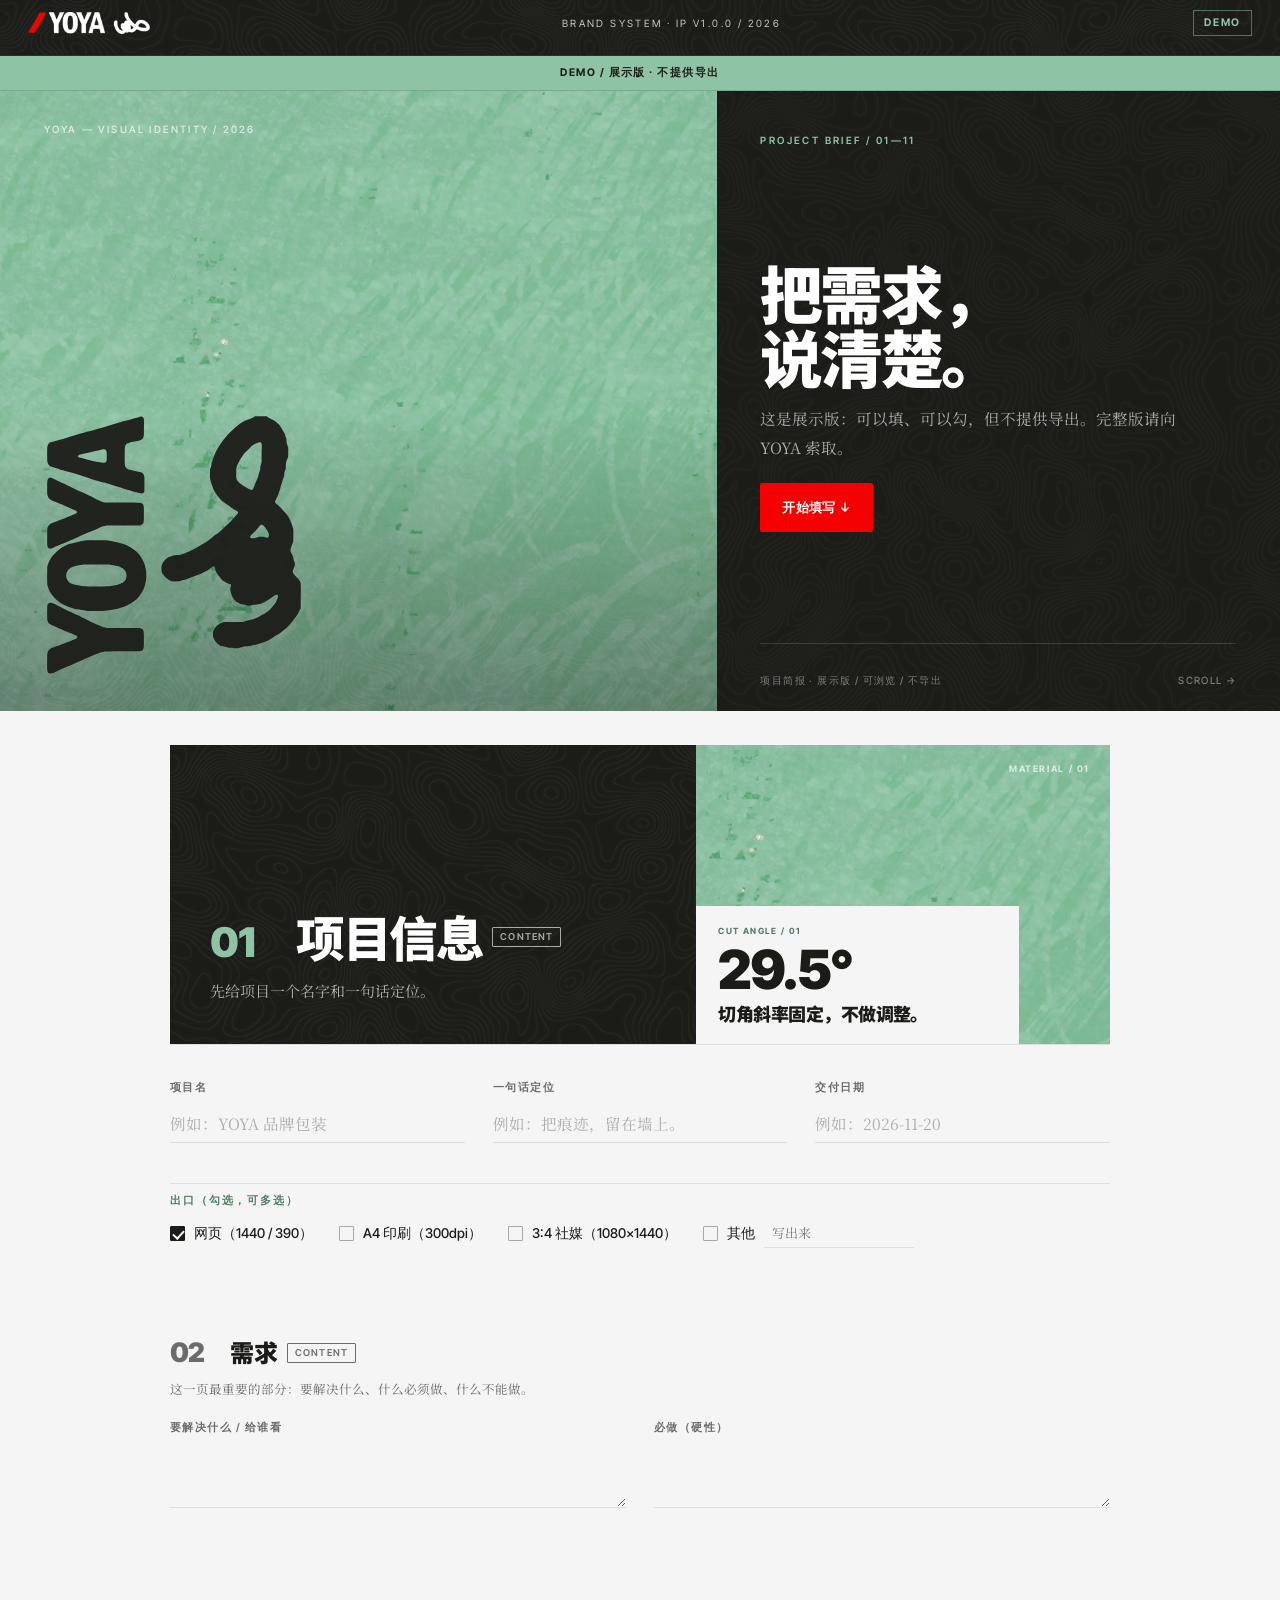
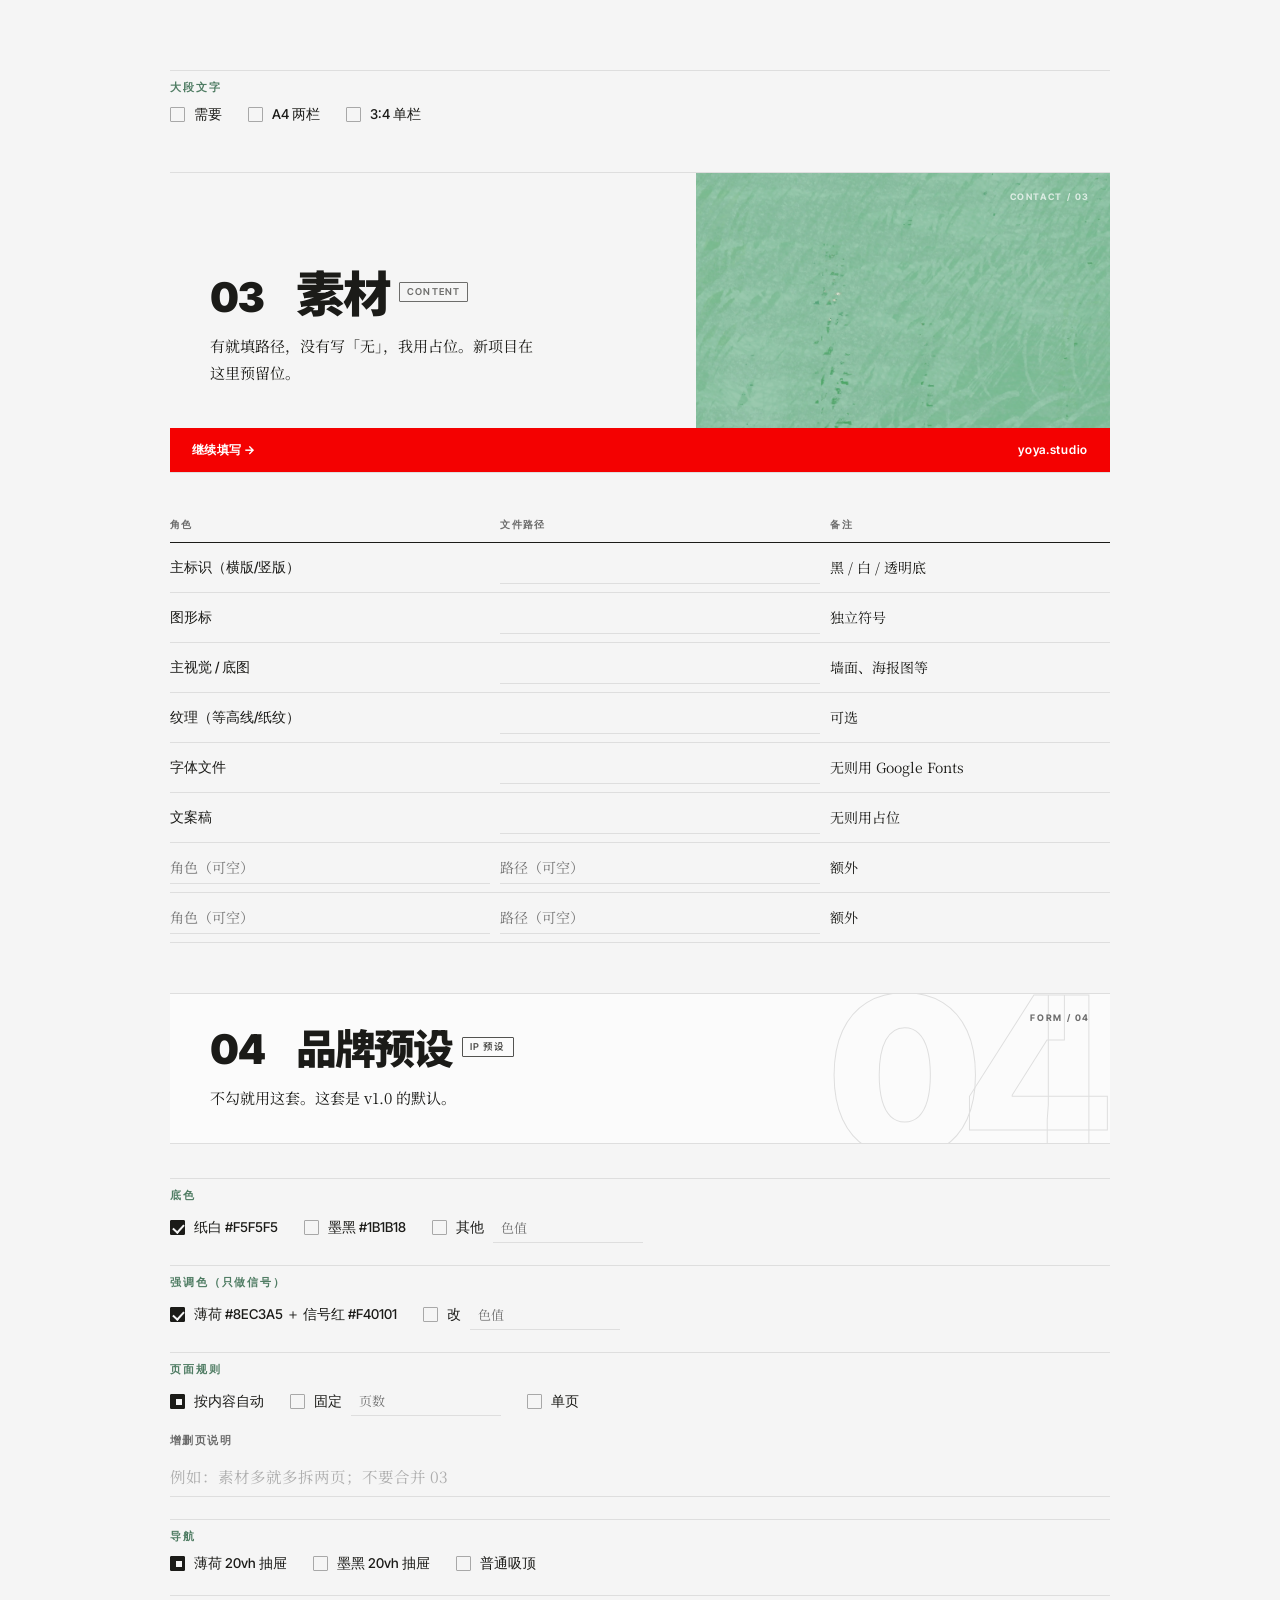
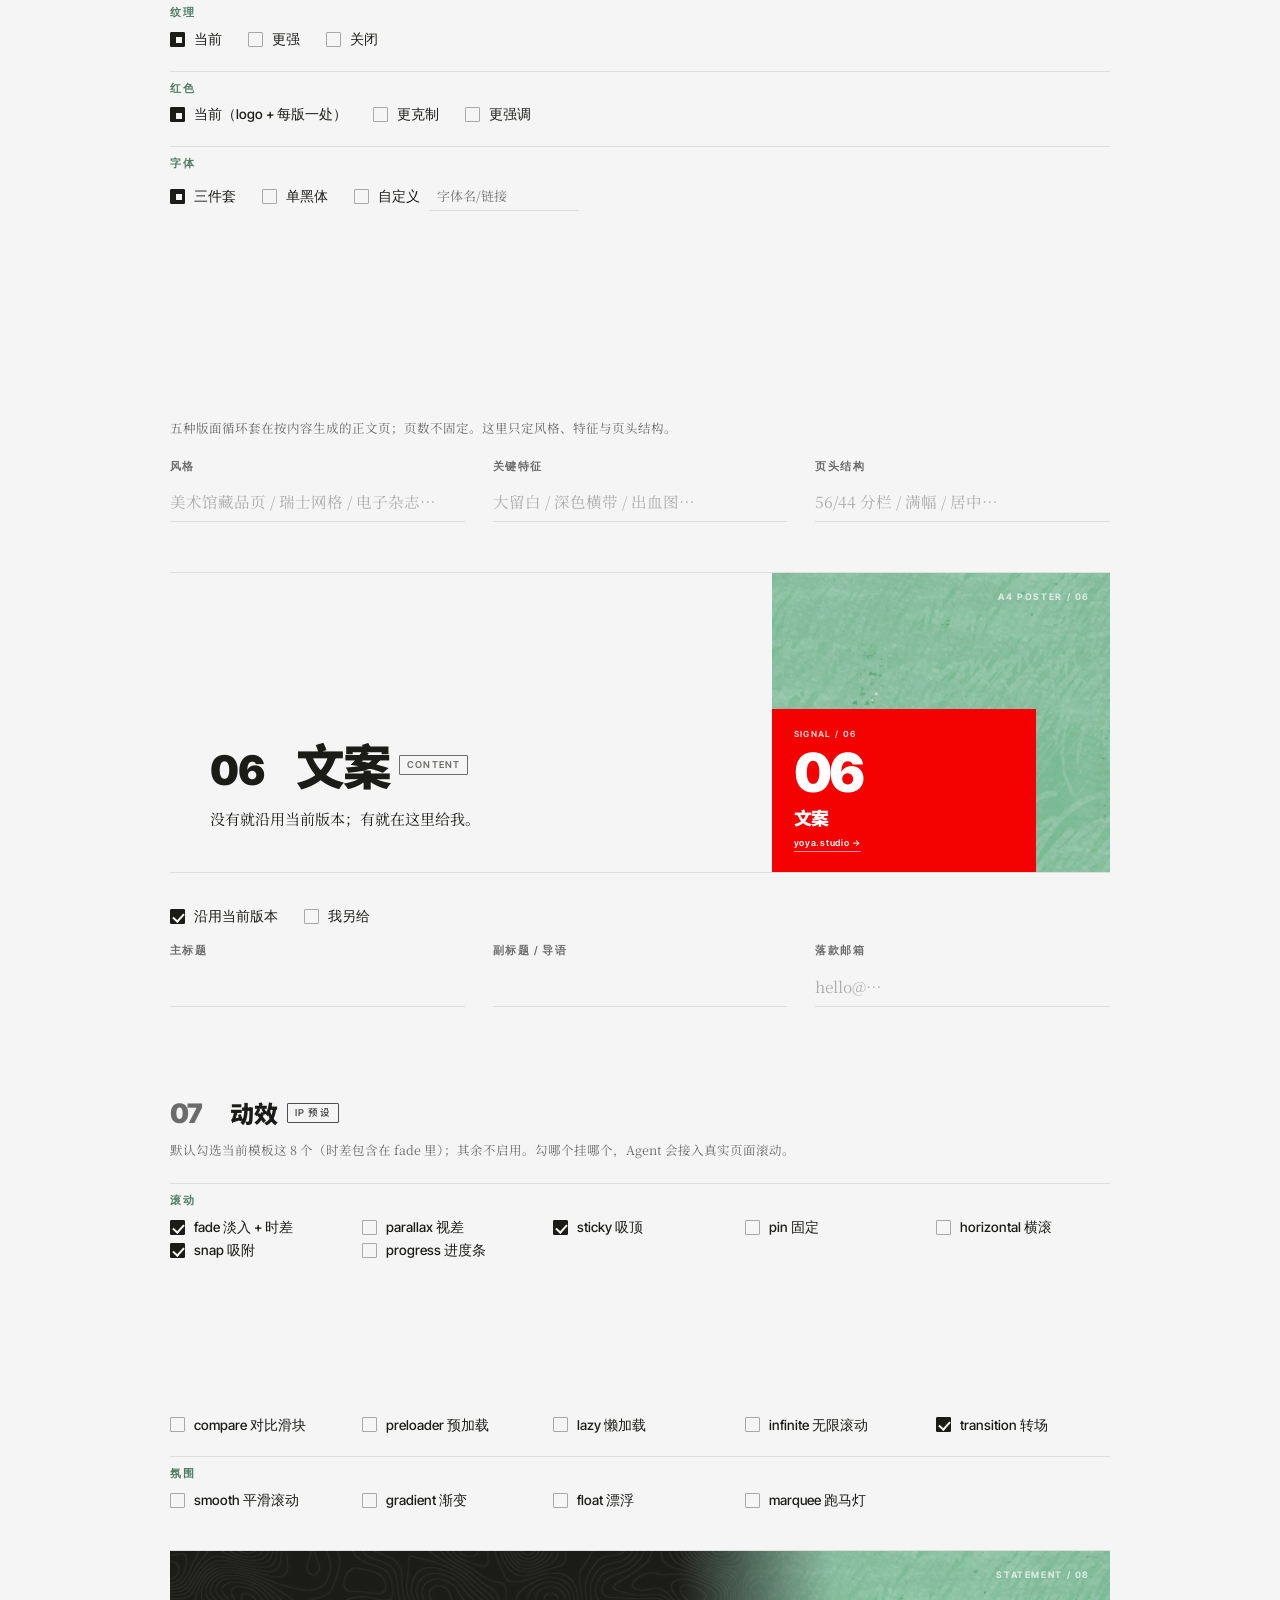
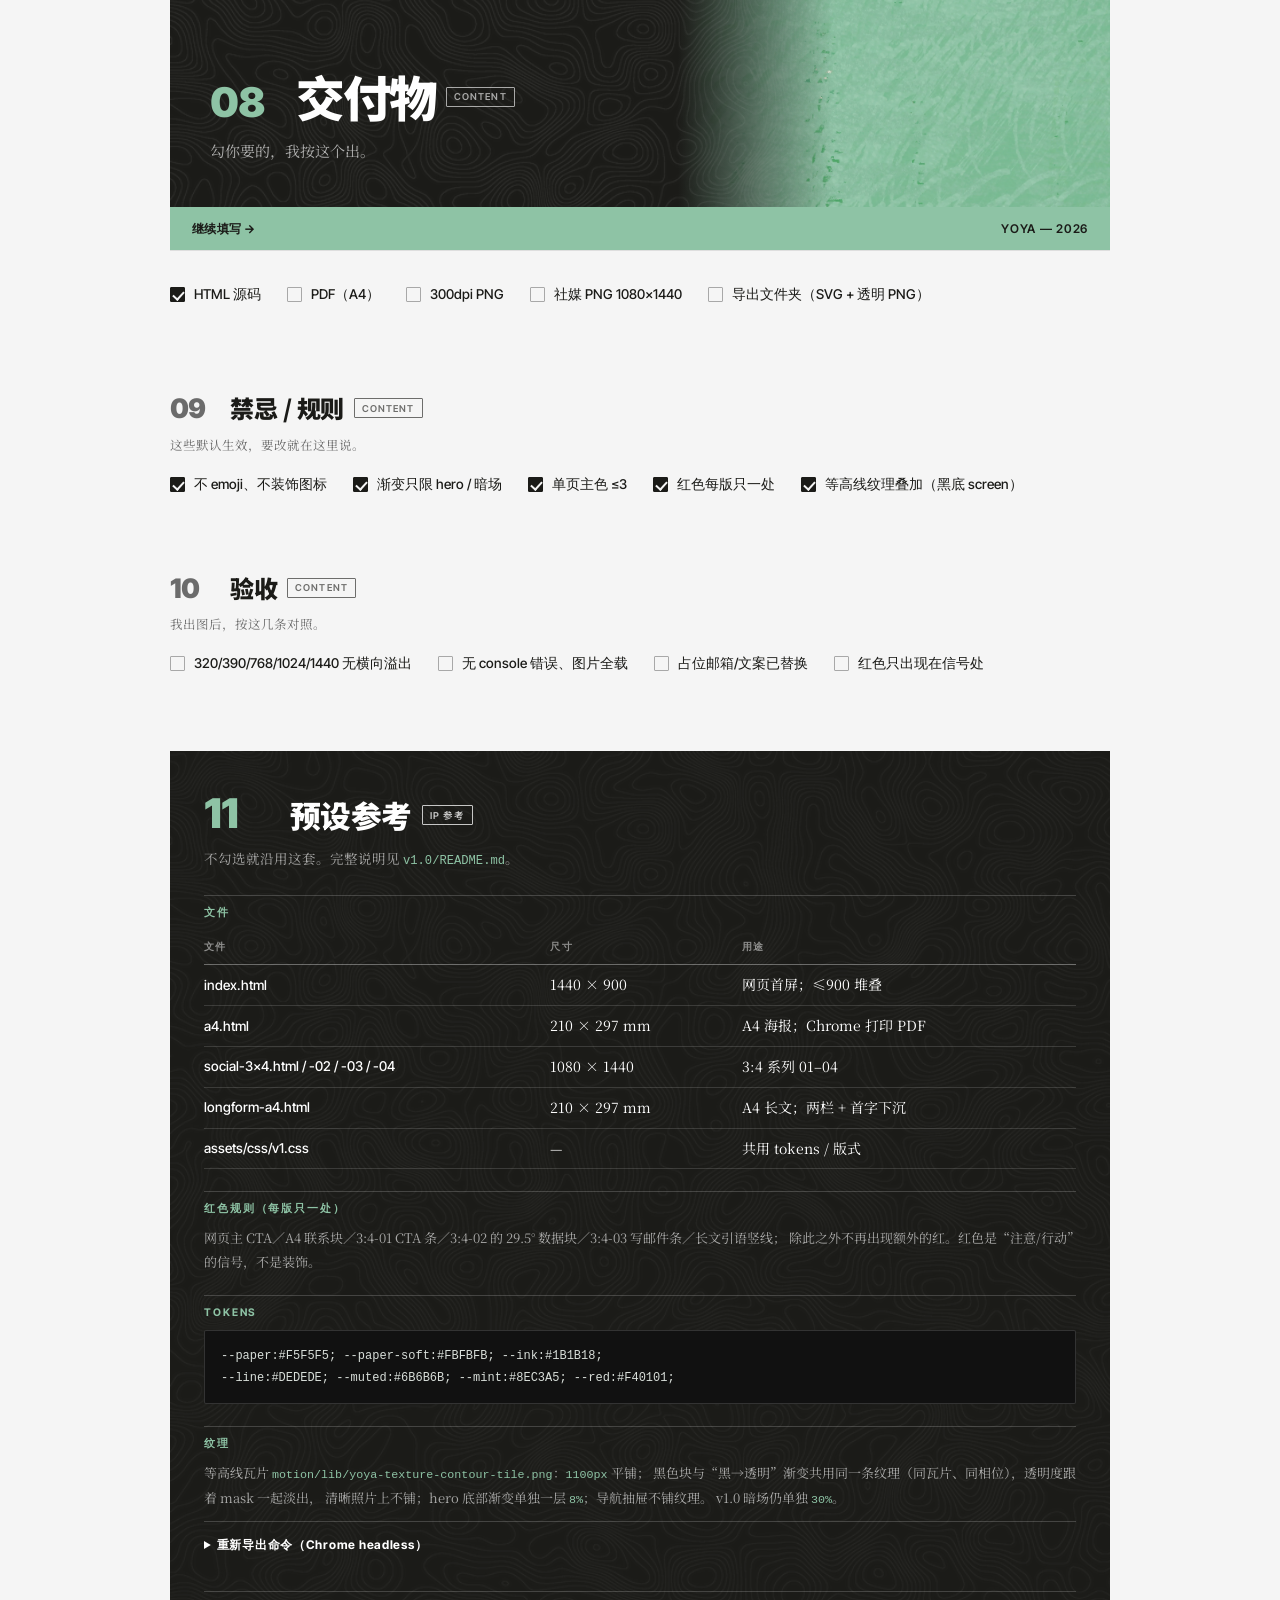
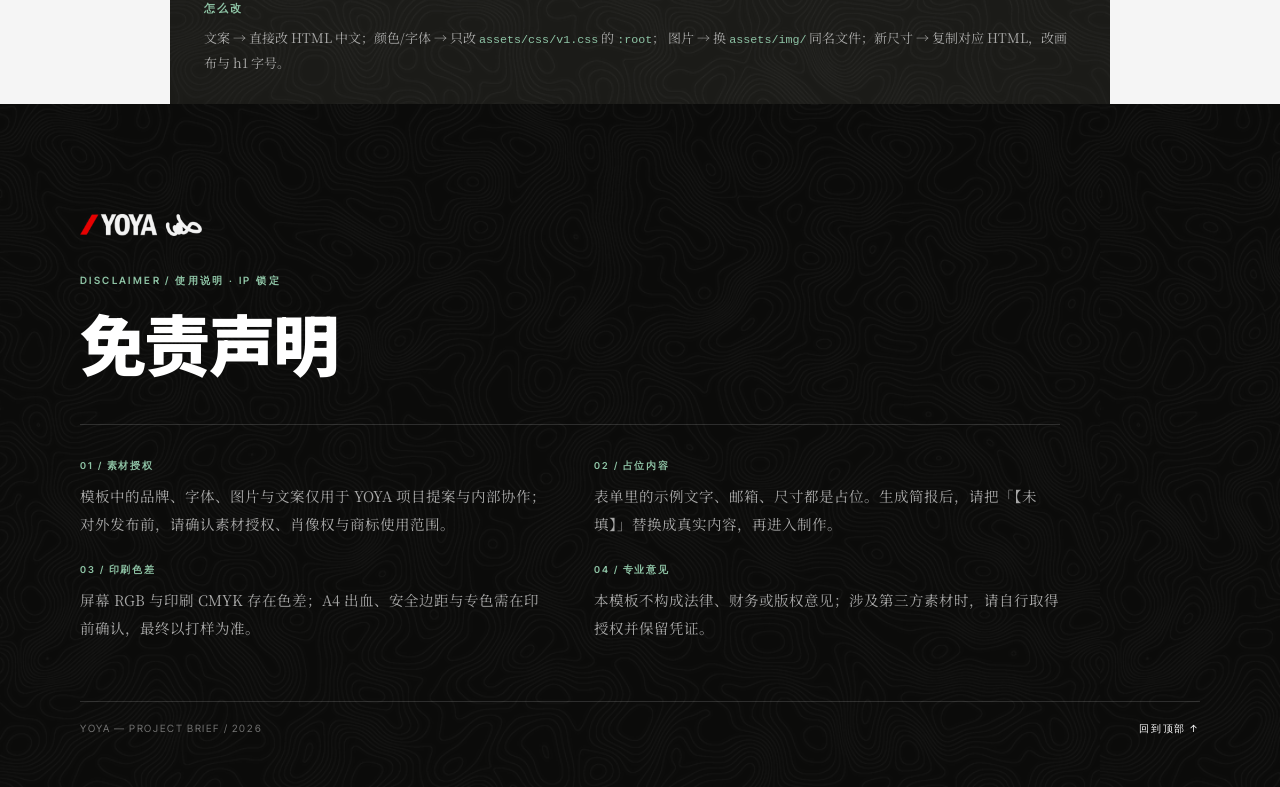
<file: index.html>
<!DOCTYPE html>
<html lang="zh-CN">
<head>
<meta charset="UTF-8">
<meta name="viewport" content="width=device-width, initial-scale=1.0">
<title>YOYA · 项目简报（展示版）</title>
<link rel="icon" type="image/png" href="assets/img/yoya-favicon-128.png">
<link rel="preconnect" href="https://fonts.googleapis.com">
<link rel="preconnect" href="https://fonts.gstatic.com" crossorigin>
<link href="https://fonts.googleapis.com/css2?family=Inter+Tight:wght@400;500;600;700;900&family=Noto+Sans+SC:wght@400;500;900&family=Noto+Serif+SC:wght@400;500&display=swap" rel="stylesheet">
<style>
  :root{
    --paper:#F5F5F5; --paper-soft:#FBFBFB; --ink:#1B1B18; --muted:#6B6B6B;
    --line:#DEDEDE; --mint:#8EC3A5; --mint-deep:#4F7C63; --red:#F40101;
    --tex:url("motion/lib/yoya-texture-contour-tile.png");
    --tex-size:1100px;
    --tex-op:.065;          /* 顶栏：原来的 10% × 0.65 */
    --tex-op-dark:.0585;    /* 第 11 节：原来的 9% × 0.65 */
    --tex-op-nav:.05;
    --tex-op-disc:.05;
    --bar:56px;
  }
  *{box-sizing:border-box}
  html{scroll-behavior:smooth}
  body{margin:0;background:var(--paper);color:var(--ink);
    font-family:"Noto Serif SC","PingFang SC","Microsoft YaHei",serif;line-height:1.7;
    -webkit-font-smoothing:antialiased}
  img{max-width:100%;display:block}
  a{color:inherit}
  .disp{font-family:"Noto Sans SC","Inter Tight",system-ui,sans-serif;font-weight:900;letter-spacing:-.03em}
  .lbl{font-family:"Inter Tight","PingFang SC",system-ui,sans-serif}

  /* ---------- 顶栏 + 章节导航 ---------- */
  header.topbar{position:sticky;top:0;z-index:110;height:var(--bar);background:var(--ink);color:#fff;
    padding:10px 28px;border-bottom:1px solid rgba(255,255,255,.08)}
  header.topbar::before{content:"";position:absolute;inset:0;pointer-events:none;
    background-image:var(--tex);background-repeat:repeat;background-size:var(--tex-size);
    mix-blend-mode:screen;opacity:var(--tex-op)}
  header.topbar.is-stuck{box-shadow:0 12px 34px rgba(0,0,0,.26)}
  header.topbar .top-inner{transition:transform .3s ease}
  header.topbar:hover .top-inner,header.topbar.nav-open .top-inner{transform:translateY(-3px)}
  header.topbar:hover,header.topbar.nav-open{box-shadow:0 24px 54px rgba(0,0,0,.42)}
  .top-inner{position:relative;z-index:1;max-width:1320px;margin:0 auto;
    display:flex;align-items:center;gap:18px}
  .brand{display:inline-flex;flex:none;text-decoration:none}
  .top-inner .logo{height:22px;width:auto}
  .top-inner .tag{flex:1;text-align:center;font-family:"Inter Tight",sans-serif;font-size:10px;
    letter-spacing:.24em;color:#c9c9c2;text-transform:uppercase;white-space:nowrap;overflow:hidden}
  .top-actions{position:relative;display:flex;align-items:center;gap:9px;flex:none;margin-left:auto}

  .nav-wrap{position:relative}
  .nav-trigger{position:relative;display:inline-flex;align-items:center;gap:10px;
    background:transparent;color:#fff;border:1px solid rgba(255,255,255,.2);border-radius:2px;
    padding:8px 11px;font-family:"Inter Tight","PingFang SC",sans-serif;font-size:12px;
    letter-spacing:.02em;cursor:pointer;overflow:hidden;transition:background .25s,border-color .25s,transform .25s}
  .nav-trigger:hover{background:rgba(255,255,255,.07);border-color:rgba(255,255,255,.42)}
  .nav-trigger b{font-family:"Inter Tight",sans-serif;font-weight:700;font-size:10px;
    letter-spacing:.1em;color:var(--mint)}
  .nav-trigger .chev{font-size:10px;line-height:1;color:var(--mint);transition:transform .3s}
  .topbar.nav-open .nav-trigger{border-color:var(--mint)}
  .topbar.nav-open .nav-trigger .chev{transform:rotate(180deg)}
  .nav-panel{position:absolute;top:100%;left:0;right:0;width:100%;height:20vh;min-height:170px;
    display:grid;grid-template-columns:1fr 20vw;grid-template-rows:auto auto 1fr;gap:10px 48px;
    padding:22px 40px 20px;background:var(--mint);border-top:1px solid rgba(27,27,24,.18);
    box-shadow:0 40px 80px rgba(0,0,0,.35);z-index:60;opacity:0;transform:translateY(-14px);
    pointer-events:none;overflow:hidden;
    transition:opacity .22s ease,transform .3s cubic-bezier(.2,.75,.2,1)}
  .nav-panel>*{position:relative;z-index:1}
  @media (hover:hover){
    .topbar:hover .nav-panel{opacity:1;transform:none;pointer-events:auto}
  }
  .topbar.nav-open .nav-panel{opacity:1;transform:none;pointer-events:auto}
  .topbar.force-closed .nav-panel{opacity:0;transform:translateY(-8px) scale(.98);pointer-events:none}
  .nav-head{grid-column:1;grid-row:1;display:flex;align-items:flex-end;justify-content:space-between;gap:12px;
    font-family:"Inter Tight",sans-serif;font-size:9px;letter-spacing:.22em;
    text-transform:uppercase;color:rgba(27,27,24,.55)}
  .nav-head b{font-weight:700;font-size:clamp(38px,4vw,56px);line-height:.85;
    letter-spacing:-.04em;color:var(--ink)}
  .nav-bar{grid-column:1;grid-row:2;height:2px;background:rgba(27,27,24,.18);align-self:start}
  .nav-bar i{display:block;height:100%;width:0;background:var(--ink);transition:none}
  .nav-current{grid-column:1;grid-row:3;display:flex;justify-content:space-between;gap:16px;
    font-family:"Inter Tight","PingFang SC",sans-serif;font-size:11px;color:rgba(27,27,24,.62)}
  .nav-current b{font-weight:600;color:var(--ink)}
  .nav-current em{font-style:normal;color:rgba(27,27,24,.42)}
  .nav-list{grid-column:2;grid-row:1 / 4;display:grid;grid-template-columns:1fr 1fr;
    grid-template-rows:repeat(6,1fr);grid-auto-flow:column;gap:0 14px;max-height:none;overflow:visible}
  .nav-list a{position:relative;display:grid;grid-template-columns:22px 1fr;align-items:baseline;
    gap:6px;padding:4px 0 4px 8px;border-top:1px solid rgba(27,27,24,.14);
    text-decoration:none;color:rgba(27,27,24,.62);font-family:"Inter Tight","PingFang SC",sans-serif;
    font-size:11px;line-height:1.3;transition:color .25s,background .25s}
  .nav-list a b{font-family:"Inter Tight",sans-serif;font-size:8.5px;font-weight:700;
    letter-spacing:.08em;color:rgba(27,27,24,.38);transition:color .25s}
  .nav-list a::after{content:"";position:absolute;left:8px;right:0;bottom:2px;height:1px;
    background:var(--ink);transform:scaleX(0);transform-origin:right;transition:transform .35s ease}
  .nav-list a:hover{color:var(--ink);background:rgba(27,27,24,.06)}
  .nav-list a:hover::after{transform:scaleX(1);transform-origin:left}
  .nav-list a.on{color:var(--ink);background:linear-gradient(90deg,rgba(27,27,24,.12),transparent)}
  .nav-list a.on b{color:var(--ink)}
  .nav-list a.on::before{content:"";position:absolute;left:0;top:0;bottom:0;width:2px;background:var(--ink)}

  .copy-btn{position:relative;background:var(--mint);color:var(--ink);border:0;border-radius:2px;
    padding:9px 14px;font-family:"Inter Tight","PingFang SC",sans-serif;font-weight:700;
    font-size:12px;letter-spacing:.01em;cursor:pointer;overflow:hidden;
    transition:background .25s,transform .25s,box-shadow .25s}
  .copy-btn:hover{background:#A9D8C0;transform:translateY(-2px);box-shadow:0 9px 20px rgba(0,0,0,.24)}
  .ok{position:absolute;top:calc(100% + 9px);right:0;z-index:80;display:none;
    background:var(--mint);color:var(--ink);font-family:"Inter Tight","PingFang SC",sans-serif;
    font-size:11.5px;font-weight:600;padding:6px 10px;border-radius:2px;white-space:nowrap}
  .demo-pill{display:inline-flex;align-items:center;height:26px;padding:0 10px;border:1px solid rgba(142,195,165,.5);
    color:var(--mint);font-family:"Inter Tight","PingFang SC",sans-serif;font-size:10.5px;font-weight:700;letter-spacing:.16em}
  .demo-bar{position:sticky;top:var(--bar);z-index:25;display:flex;align-items:center;justify-content:center;
    min-height:34px;padding:8px 18px;background:var(--mint);color:var(--ink);
    font-family:"Inter Tight","PingFang SC",sans-serif;font-size:10.5px;font-weight:700;
    letter-spacing:.14em;text-align:center;border-bottom:1px solid rgba(27,27,24,.16)}

  /* ---------- Hero：56/44 ---------- */
  .hero{display:grid;grid-template-columns:56% 44%;min-height:min(620px,74vh);background:var(--ink);overflow:hidden}
  .hero-media{position:relative;min-height:520px;overflow:hidden;
    background:url("assets/img/yoya-wall-mint-2400.webp") center/cover no-repeat}
  .hero-media::after{content:"";position:absolute;inset:0;z-index:1;
    background:linear-gradient(180deg,rgba(27,27,24,0) 52%,rgba(27,27,24,.38))}
  .hero-media::before{content:"";position:absolute;inset:0;z-index:2;pointer-events:none;
    background-image:var(--tex);background-repeat:repeat;background-size:var(--tex-size);
    opacity:.08;mix-blend-mode:screen;
    -webkit-mask-image:linear-gradient(180deg,transparent 52%,#000 100%);
    mask-image:linear-gradient(180deg,transparent 52%,#000 100%)}
  .hero-media .mark{position:absolute;left:clamp(20px,3.4vw,48px);bottom:clamp(18px,3vw,34px);
    width:min(38%,260px);opacity:.94;z-index:3}
  .hero-media .hm{position:absolute;left:clamp(20px,3.4vw,48px);top:clamp(18px,3vw,30px);z-index:3;
    font-family:"Inter Tight",sans-serif;font-size:10px;font-weight:500;letter-spacing:.22em;
    text-transform:uppercase;color:rgba(255,255,255,.74)}
  .hero-panel{position:relative;display:flex;flex-direction:column;color:#fff;
    padding:clamp(26px,3.2vw,46px) clamp(22px,3.4vw,52px) 22px}
  .hero-panel::before{content:"";position:absolute;inset:0;pointer-events:none;
    background-image:var(--tex);background-repeat:repeat;background-size:var(--tex-size);
    mix-blend-mode:screen;opacity:.05}
  .hero-panel>*{position:relative;z-index:1}
  .hero-panel .eyebrow{font-family:"Inter Tight",sans-serif;font-weight:600;font-size:10px;
    letter-spacing:.24em;text-transform:uppercase;color:var(--mint)}
  .hero-panel h1{font-family:"Noto Sans SC","Inter Tight",sans-serif;font-weight:900;
    font-size:clamp(42px,4.9vw,76px);line-height:1.02;letter-spacing:-.045em;
    margin:auto 0 16px}
  .hero-lede{font-family:"Noto Serif SC",serif;font-size:15.5px;line-height:1.85;
    color:rgba(255,255,255,.64);max-width:440px;margin:0 0 22px}
  .hero-cta{display:inline-flex;align-items:center;gap:8px;align-self:flex-start;
    background:var(--red);color:#fff;text-decoration:none;
    font-family:"Inter Tight",sans-serif;font-weight:600;font-size:13px;letter-spacing:.02em;
    padding:13px 22px;border-radius:2px}
  .hero-cta:hover{background:#d40000}
  .hero-meta{margin-top:auto;padding-top:28px;display:flex;justify-content:space-between;gap:16px;
    border-top:1px solid rgba(255,255,255,.14);font-family:"Inter Tight",sans-serif;
    font-weight:500;font-size:10px;letter-spacing:.14em;text-transform:uppercase;color:rgba(255,255,255,.42)}

  /* ---------- 正文 ---------- */
  .shell{max-width:1120px;margin:0 auto;padding:0 40px}
  .doc{min-width:0;width:100%;max-width:940px;margin:0 auto;padding:34px 0 0}

  /* ---------- 每一节 ---------- */
  section{position:relative;padding:30px 0 8px;border-top:1px solid var(--line);margin:0 0 34px;
    scroll-margin-top:72px}
  section:first-of-type{border-top:0}
  section h2{display:grid;grid-template-columns:72px 1fr;align-items:baseline;gap:14px;
    margin:0 0 6px;font-family:"Noto Sans SC","Inter Tight",sans-serif;font-weight:900;
    font-size:clamp(24px,2.4vw,32px);letter-spacing:-.02em}
  section h2 .num{font-family:"Inter Tight",sans-serif;font-weight:900;
    font-size:clamp(30px,3.2vw,44px);line-height:1;color:var(--ink);letter-spacing:-.02em}
  section .desc{color:var(--muted);font-size:13.5px;line-height:1.75;max-width:640px;margin:0 0 22px}

  /* ---------- 输入 ---------- */
  .row{display:grid;grid-template-columns:repeat(auto-fit,minmax(210px,1fr));gap:0 28px;margin:0}
  .field{display:block;margin:0 0 18px;min-width:0}
  .field label{display:block;font-family:"Inter Tight",sans-serif;font-weight:600;font-size:10.5px;
    letter-spacing:.14em;text-transform:uppercase;color:var(--muted);margin-bottom:7px}
  .field input,.field textarea{width:100%;border:0;border-bottom:1px solid var(--line);border-radius:0;
    background:transparent;padding:7px 0;font-family:"Noto Serif SC",serif;font-size:15.5px;
    line-height:1.6;color:var(--ink)}
  .field textarea{min-height:54px;resize:vertical}
  .field input::placeholder,.field textarea::placeholder{color:#ADADAD}
  .field input:focus,.field textarea:focus{outline:0;border-bottom-color:var(--ink)}

  /* ---------- 勾选 ---------- */
  .opts{display:flex;flex-wrap:wrap;gap:8px 26px;margin:0 0 16px}
  .opt{display:inline-flex;align-items:center;gap:9px;font-family:"Inter Tight","PingFang SC",sans-serif;
    font-weight:500;font-size:13.5px;line-height:1.4;cursor:pointer;user-select:none}
  .opt input[type=checkbox]{appearance:none;-webkit-appearance:none;width:15px;height:15px;
    border:1px solid #A8A8A8;border-radius:1px;background:transparent;cursor:pointer;flex:none;
    position:relative;margin:0}
  .opt input[type=checkbox]:checked{background:var(--ink);border-color:var(--ink)}
  .opt input[type=checkbox]:checked::after{content:"";position:absolute;left:4px;top:1px;
    width:5px;height:9px;border:solid var(--paper);border-width:0 2px 2px 0;transform:rotate(42deg)}
  .opt input[type=radio]{appearance:none;-webkit-appearance:none;width:15px;height:15px;
    border:1px solid #A8A8A8;border-radius:1px;background:transparent;cursor:pointer;flex:none;
    position:relative;margin:0}
  .opt input[type=radio]:checked{background:var(--ink);border-color:var(--ink)}
  .opt input[type=radio]:checked::after{content:"";position:absolute;left:4.5px;top:4.5px;
    width:6px;height:6px;background:var(--paper)}
  .opt .other{width:150px;padding:5px 8px;font-family:"Noto Serif SC",serif;font-size:13px;
    border:0;border-bottom:1px solid var(--line);border-radius:0;background:transparent;color:var(--ink)}
  .opt .other:focus{outline:0;border-bottom-color:var(--ink)}

  .group-title{font-family:"Inter Tight",sans-serif;font-weight:700;font-size:10.5px;
    letter-spacing:.18em;text-transform:uppercase;color:var(--mint-deep);
    margin:22px 0 8px;padding-top:8px;border-top:1px solid var(--line)}
  .grid{display:grid;grid-template-columns:repeat(auto-fill,minmax(168px,1fr));gap:4px 18px;margin:0 0 8px}

  /* ---------- 素材表 ---------- */
  table.mat{width:100%;border-collapse:collapse;font-size:14px;margin:0 0 8px}
  table.mat th{font-family:"Inter Tight",sans-serif;font-weight:700;font-size:10px;
    letter-spacing:.14em;text-transform:uppercase;color:var(--muted);text-align:left;
    padding:9px 10px 9px 0;border-bottom:1px solid var(--ink)}
  table.mat td{padding:8px 10px 8px 0;border-bottom:1px solid var(--line);vertical-align:middle}
  table.mat td:first-child{font-family:"Inter Tight","PingFang SC",sans-serif;font-weight:500;
    font-size:13.5px;color:var(--ink)}
  table.mat input{width:100%;border:0;border-bottom:1px solid var(--line);background:transparent;
    padding:6px 0;font-family:"Noto Serif SC",serif;font-size:14px;color:var(--ink)}
  table.mat input:focus{outline:0;border-bottom-color:var(--ink)}

  /* ---------- 说明 / 代码 ---------- */
  .note{font-size:13px;line-height:1.8;color:var(--muted);margin:0 0 10px}
  .note b{color:var(--ink);font-weight:500}
  code{font-family:ui-monospace,Consolas,monospace;font-size:.9em;color:var(--mint-deep)}
  pre.code{margin:0 0 18px;padding:14px 16px;background:var(--ink);color:#D8DED9;border-radius:2px;
    font-family:ui-monospace,Consolas,monospace;font-size:12px;line-height:1.85;overflow:auto;white-space:pre}

  details.out{margin:8px 0 0;border-top:1px solid var(--line);padding:0}
  details.out summary{cursor:pointer;font-family:"Inter Tight",sans-serif;font-weight:700;
    font-size:12px;letter-spacing:.06em;padding:13px 0;color:var(--ink)}
  details.out textarea{width:100%;min-height:230px;border:1px solid var(--line);border-radius:2px;
    background:var(--paper-soft);font-family:ui-monospace,Consolas,monospace;font-size:12px;
    line-height:1.7;padding:12px;color:var(--ink)}
  details.out textarea.cmd{min-height:150px}

  /* ---------- 深色段 11 ---------- */
  section.dark{background:var(--ink);color:#fff;border-top:0;margin:54px 0 0;
    padding:38px 34px 20px;position:relative;overflow:hidden}
  section.dark::before{content:"";position:absolute;inset:0;pointer-events:none;
    background-image:var(--tex);background-repeat:repeat;background-size:var(--tex-size);
    mix-blend-mode:screen;opacity:var(--tex-op-dark);
    -webkit-mask-image:radial-gradient(120% 100% at 50% 45%,#000 55%,transparent 100%);
    mask-image:radial-gradient(120% 100% at 50% 45%,#000 55%,transparent 100%)}
  section.dark>*{position:relative;z-index:1}
  section.dark h2{color:#fff}
  section.dark h2 .num{color:var(--mint)}
  section.dark .desc,section.dark .note{color:rgba(255,255,255,.62)}
  section.dark .note b{color:#fff}
  section.dark code{color:var(--mint)}
  section.dark .group-title{color:var(--mint);border-top-color:rgba(255,255,255,.18)}
  section.dark table.mat th{color:rgba(255,255,255,.5);border-bottom-color:rgba(255,255,255,.35)}
  section.dark table.mat td{border-bottom-color:rgba(255,255,255,.14)}
  section.dark table.mat td:first-child{color:#fff}
  section.dark details.out{border-top-color:rgba(255,255,255,.18)}
  section.dark details.out summary{color:#fff}
  section.dark details.out textarea{background:#111;border-color:rgba(255,255,255,.2);color:#D8DED9}
  section.dark pre.code{background:#111;border:1px solid rgba(255,255,255,.14)}

  /* ---------- 末页：黑底免责 ---------- */
  .disclaimer{position:relative;background:#0B0B0A;color:#fff;margin:0;
    padding:110px 40px 54px;overflow:hidden;scroll-margin-top:52px}
  .disclaimer::before{content:"";position:absolute;inset:0;pointer-events:none;
    background-image:var(--tex);background-repeat:repeat;background-size:var(--tex-size);
    mix-blend-mode:screen;opacity:var(--tex-op-disc)}
  .disc-inner{position:relative;z-index:1;max-width:1120px;margin:0 auto}
  .disc-mark{height:22px;width:auto;margin:0 0 36px;opacity:.95!important}
  .disc-eyebrow{font-family:"Inter Tight",sans-serif;font-weight:600;font-size:10px;
    letter-spacing:.24em;text-transform:uppercase;color:var(--mint);margin:0 0 18px}
  .disclaimer h2{font-family:"Noto Sans SC","Inter Tight",sans-serif;font-weight:900;
    font-size:clamp(38px,5.2vw,72px);line-height:1.06;letter-spacing:-.04em;
    margin:0 0 46px;max-width:820px;display:block;grid-template-columns:none}
  .disc-cols{display:grid;grid-template-columns:1fr 1fr;gap:22px 48px;max-width:980px;
    padding:32px 0 58px;border-top:1px solid rgba(255,255,255,.14)}
  .disc-cols p{font-family:"Noto Serif SC",serif;font-size:14.5px;line-height:1.95;
    color:rgba(255,255,255,.64);margin:0}
  .disc-cols b{display:block;font-family:"Inter Tight",sans-serif;font-weight:600;
    font-size:9.5px;letter-spacing:.2em;color:var(--mint);margin-bottom:7px}
  .disc-foot{display:flex;justify-content:space-between;gap:18px;flex-wrap:wrap;
    padding-top:18px;border-top:1px solid rgba(255,255,255,.14);
    font-family:"Inter Tight",sans-serif;font-size:10px;letter-spacing:.16em;
    color:rgba(255,255,255,.42);text-transform:uppercase}
  .disc-foot a{position:relative;color:#fff;text-decoration:none}
  .disc-foot a::after{content:"";position:absolute;left:0;right:0;bottom:-3px;height:1px;
    background:var(--mint);transform:scaleX(0);transform-origin:right;transition:transform .35s}
  .disc-foot a:hover::after{transform:scaleX(1);transform-origin:left}

  /* ---------- 模板动效 ---------- */
  html.js .reveal{opacity:0;transform:translateY(14px);
    transition:opacity .65s ease,transform .65s cubic-bezier(.2,.7,.2,1);
    transition-delay:calc(var(--i,0) * 55ms)}
  html.js .reveal.in{opacity:1;transform:none}
  .hero-cta,.nav-trigger,.copy-btn{position:relative;overflow:hidden}
  .rip{position:absolute;border-radius:50%;transform:scale(0);pointer-events:none;
    animation:rip .55s ease-out forwards;z-index:0}
  @keyframes rip{to{transform:scale(2.8);opacity:0}}
  .wipe{position:fixed;left:0;right:0;top:var(--bar);height:0;z-index:100;background:var(--mint);
    overflow:hidden;pointer-events:none;visibility:hidden;opacity:0;
    transition:height .5s cubic-bezier(.7,0,.2,1),opacity .24s ease .18s}
  .wipe.run{visibility:visible;opacity:1;height:calc(100vh - var(--bar));
    transition:height .52s cubic-bezier(.7,0,.2,1),opacity .1s ease}
  .wipe.out{visibility:visible;opacity:0;height:20vh;
    transition:height .45s cubic-bezier(.7,0,.2,1),opacity .22s ease .34s}
  .wipe-logo{position:absolute;top:50%;left:50%;width:min(220px,42vw);height:auto;
    transform:translate(-50%,-50%);filter:drop-shadow(0 3px 14px rgba(27,27,24,.22))}
  @media (min-width:901px){
    html{scroll-snap-type:y proximity;scroll-padding-top:52px}
    section,.disclaimer{scroll-snap-align:start}
  }
  @media (prefers-reduced-motion:reduce){
    html{scroll-behavior:auto;scroll-snap-type:none}
    html.js .reveal{opacity:1;transform:none;transition:none}
  }

  /* 正文节 · 五种版面循环 */
  section.has-band{padding-top:0}
  .sec-band{position:relative;overflow:hidden;display:flex;align-items:flex-end;
    min-height:300px;margin:0 0 34px;padding:40px;background:var(--paper-soft);
    border-bottom:1px solid var(--line)}
  .sec-copy{position:relative;z-index:3;max-width:56%}
  .sec-copy h2{margin:0 0 14px;font-size:clamp(34px,3.8vw,56px);line-height:1.02;
    letter-spacing:-.05em;font-weight:900;text-wrap:balance}
  .sec-copy .desc{margin:0;max-width:42ch;font-size:15px;line-height:1.8;color:var(--ink-soft)}
  .sec-art{position:absolute;inset:0 0 0 auto;width:42%;overflow:hidden}
  .art-tag{position:absolute;top:18px;right:20px;z-index:4;font:700 9px/1.4 "Inter Tight",sans-serif;
    letter-spacing:.18em;text-transform:uppercase;color:rgba(255,255,255,.7)}
  .art-photo{position:absolute;inset:0;background:url("assets/img/yoya-wall-mint-2400.webp") center/cover}
  .art-photo.detail{background-image:url("assets/img/yoya-wall-mint-detail-960.webp")}
  .art-red{position:absolute;left:0;bottom:0;z-index:3;display:flex;flex-direction:column;gap:9px;
    width:78%;padding:20px 22px;background:var(--red);color:#fff}
  .art-red .k{font:700 8.5px/1.3 "Inter Tight",sans-serif;letter-spacing:.16em;text-transform:uppercase;opacity:.8}
  .art-red b{font:900 54px/.9 "Inter Tight",sans-serif;letter-spacing:-.05em}
  .art-red .t{font:900 18px/1.15 "Noto Sans SC",sans-serif;letter-spacing:-.03em}
  .art-red em{font:600 9px/1.4 "Inter Tight",sans-serif;font-style:normal;letter-spacing:.08em;
    border-bottom:1px solid rgba(255,255,255,.6);align-self:flex-start;padding-bottom:2px}
  .art-bar{position:absolute;left:0;right:0;bottom:0;z-index:5;display:flex;justify-content:space-between;
    align-items:center;gap:20px;padding:14px 22px;background:var(--mint);color:var(--ink);
    font:700 12px/1.3 "Inter Tight",sans-serif;letter-spacing:.04em}
  .art-bar em{font-style:normal;font-weight:600;letter-spacing:.06em}
  .art-ghost{position:absolute;right:18px;bottom:-20px;z-index:1;font:900 220px/.8 "Inter Tight",sans-serif;
    letter-spacing:-.09em;color:transparent;-webkit-text-stroke:1px var(--line)}
  .sec-band[data-lay="poster"]{background:var(--paper)}
  .sec-band[data-lay="poster"] .sec-art{width:36%;background:var(--mint)}
  .sec-band[data-lay="statement"]{background:var(--ink);color:#fff;padding-bottom:86px}
  .sec-band[data-lay="statement"] .sec-copy h2{color:#fff}
  .sec-band[data-lay="statement"] .sec-copy .desc{color:rgba(245,245,245,.68)}
  .sec-band[data-lay="statement"] .sec-art{width:46%}
  .sec-band[data-lay="statement"] .sec-art::after{content:"";position:absolute;inset:0;z-index:1;
    background:linear-gradient(90deg,var(--ink),transparent 36%)}
  .sec-band[data-lay="material"]{background:var(--ink);color:#fff}
  .sec-band[data-lay="material"] .sec-copy h2{color:#fff}
  .sec-band[data-lay="material"] .sec-copy .desc{color:rgba(245,245,245,.68)}
  .sec-band[data-lay="material"] .sec-art{width:44%}
  .sec-band[data-lay="contact"]{background:var(--paper);padding-bottom:86px}
  .sec-band[data-lay="contact"] .sec-art{width:44%}
  .sec-band[data-lay="form"]{min-height:148px;padding:32px 40px;background:var(--paper-soft)}
  .sec-band[data-lay="form"] .sec-copy{max-width:100%}
  .sec-band[data-lay="form"] .sec-copy h2{font-size:clamp(30px,3.2vw,44px)}
  .sec-band[data-lay="form"] .sec-art{width:34%;background:none}
  .sec-band[data-lay="form"] .art-tag{color:var(--muted)}
  /* 合并页：组内小节 */
  .group-member{border-top:0;padding-top:26px;margin-bottom:24px;scroll-snap-align:none}
  .group-member h2{grid-template-columns:46px 1fr;font-size:clamp(20px,1.9vw,24px);
    color:var(--ink-soft);margin-top:0}
  .group-member h2 .num{font-size:clamp(22px,2.1vw,28px);color:var(--muted)}
  .group-member .desc{font-size:12.5px;margin-bottom:18px}
  /* 黑块统一等高线 */
  .sec-band[data-lay="statement"]::before,.sec-band[data-lay="material"]::before{
    content:"";position:absolute;inset:0;pointer-events:none;z-index:0;
    background-image:var(--tex);background-repeat:repeat;background-size:var(--tex-size);
    mix-blend-mode:screen;opacity:.07}
  .sec-band[data-lay="statement"]::before{
    z-index:2;opacity:.1;
    -webkit-mask-image:linear-gradient(90deg,#000 0 54%,rgba(0,0,0,.9) 58%,transparent 70.6%);
    mask-image:linear-gradient(90deg,#000 0 54%,rgba(0,0,0,.9) 58%,transparent 70.6%)}
  .sec-band[data-lay="statement"] .sec-copy,.sec-band[data-lay="material"] .sec-copy{z-index:3}
  .sec-band[data-lay="statement"] .sec-art,.sec-band[data-lay="material"] .sec-art{z-index:1}
  .sec-band[data-lay="statement"] .sec-copy h2 .num,
  .sec-band[data-lay="material"] .sec-copy h2 .num{color:var(--mint)}
  /* 红色收成点睛：声明条=薄荷，联系条=红，材质数据=纸白 */
  .sec-band[data-lay="statement"] .art-bar{background:var(--mint);color:var(--ink)}
  .sec-band[data-lay="statement"] .art-bar em{color:var(--ink)}
  .sec-band[data-lay="contact"] .art-bar{background:var(--red);color:#fff}
  .sec-band[data-lay="material"] .art-red{background:var(--paper);color:var(--ink)}
  .sec-band[data-lay="material"] .art-red .k{color:var(--mint-deep);opacity:1}
  .sec-band[data-lay="material"] .art-red em{border-bottom-color:rgba(27,27,24,.35)}
  @media (max-width:760px){
    .sec-band{display:block;min-height:0;padding:26px 18px 0;margin:0 0 26px}
    .sec-band[data-lay="statement"],.sec-band[data-lay="contact"]{padding-bottom:70px}
    .sec-band[data-lay="form"]{min-height:0;padding-bottom:16px}
    .sec-copy{max-width:100%}
    .sec-copy h2{font-size:clamp(30px,8vw,40px);margin-bottom:10px}
    .sec-copy .desc{font-size:14.5px;line-height:1.75;max-width:none}
    .sec-art,.sec-band[data-lay="poster"] .sec-art,.sec-band[data-lay="statement"] .sec-art,
    .sec-band[data-lay="material"] .sec-art,.sec-band[data-lay="contact"] .sec-art{
      position:relative;width:auto;height:120px;margin:20px -18px 0}
    .sec-band[data-lay="form"] .sec-art{display:none}
    .sec-band[data-lay="statement"]::before{
      z-index:0;opacity:.07;-webkit-mask-image:none;mask-image:none}
    .sec-band[data-lay="statement"] .sec-art::before{content:"";position:absolute;inset:0;
      z-index:2;pointer-events:none;background-image:var(--tex);background-repeat:repeat;
      background-size:var(--tex-size);opacity:.1;mix-blend-mode:screen;
      -webkit-mask-image:linear-gradient(90deg,#000 0%,rgba(0,0,0,.85) 8%,transparent 36%);
      mask-image:linear-gradient(90deg,#000 0%,rgba(0,0,0,.85) 8%,transparent 36%)}
    .art-tag{top:12px;right:14px;font-size:8px}
    .art-red{width:64%;padding:12px 14px;gap:5px}
    .art-red b{font-size:34px}
    .art-red .t{font-size:13px}
    .art-red .k{font-size:7px}
    .art-red em{font-size:8px}
    .art-bar{padding:10px 14px;font-size:10px}
    .art-ghost{display:none}
  }

  @media (max-width:1100px){
    .shell{padding:0 28px}
    .doc{max-width:940px;padding-top:28px}
    .hero{grid-template-columns:52% 48%}
    .top-inner .tag{display:none}
  }
  @media (max-width:900px){
    .hero{grid-template-columns:1fr}
    .hero-media{min-height:300px;max-height:380px}
    .hero-panel{padding:26px 24px 22px}
    .hero-panel h1{font-size:clamp(38px,9vw,54px);margin:26px 0 14px}
    .hero-meta{padding-top:20px}
  }
  @media (max-width:600px){
    :root{--bar:54px}
    .shell{padding:0 18px}
    section h2{grid-template-columns:48px 1fr;gap:10px}
    section h2 .num{font-size:30px}
    section h2{font-size:25px}
    .row{grid-template-columns:1fr}
    .grid{grid-template-columns:1fr 1fr}
    table.mat{display:block;font-size:12.5px}
    table.mat tbody{display:block}
    table.mat tr{display:block;padding:11px 0;border-bottom:1px solid var(--line)}
    table.mat tr:first-child{display:none}
    table.mat td{display:block;width:auto;border:0;padding:2px 0}
    table.mat td:first-child{font-weight:600}
    table.mat td:nth-child(2){padding-top:4px}
    table.mat td:nth-child(3){display:block;color:var(--muted);font-size:11.5px;padding-top:2px}
    table.mat input{border-bottom-color:var(--line)}
    section.dark table.mat tr{border-bottom-color:rgba(255,255,255,.14)}
    section.dark table.mat td:nth-child(3){color:rgba(255,255,255,.5)}
    section.dark table.mat td:first-child{color:#fff}
    section.dark{padding:28px 18px 14px;margin-left:-18px;margin-right:-18px}
    header.topbar{padding:9px 18px}
    .top-inner .logo{height:20px}
    .top-inner .tag{display:none}
    .nav-trigger{padding:7px 9px;gap:7px}
    .nav-trigger #navTitle{display:none}
    .copy-btn{padding:8px 10px;font-size:11px}
    .nav-panel{position:fixed;top:54px;left:18px;right:18px;width:auto;height:auto;min-height:0;
      max-height:calc(100vh - 86px);display:block;padding:18px;transform:translateY(-8px);
      overflow:auto}
    .nav-head b{font-size:38px}
    .nav-current{margin-top:8px}
    .nav-list{display:grid;grid-template-columns:1fr 1fr;grid-template-rows:none;
      grid-auto-flow:row;gap:0 10px;max-height:none;overflow:visible}
    .nav-list a{font-size:11px;padding:5px 0 5px 8px}
    .disclaimer{padding:84px 18px 46px}
    .disc-cols{grid-template-columns:1fr;gap:18px;padding-bottom:42px}
    .disclaimer h2{font-size:36px;margin-bottom:34px}
    .disc-mark{height:20px;margin-bottom:26px}
  }
  @media (max-width:900px) and (min-width:601px){
    .nav-panel{position:fixed;top:54px;left:18px;right:18px;width:auto;height:auto;min-height:0;
      max-height:calc(100vh - 86px);display:block;padding:18px;transform:translateY(-8px);
      overflow:auto}
    .nav-head b{font-size:40px}
    .nav-current{margin-top:10px}
    .nav-list{display:grid;grid-template-columns:1fr 1fr;grid-template-rows:none;
      grid-auto-flow:row;gap:0 10px;max-height:none;overflow:visible}
    .nav-list a{font-size:11.5px;padding:6px 0 6px 8px}
  }
  /* IP / CONTENT scope */
  section h2{grid-template-columns:72px minmax(0,1fr)!important}
  .group-member h2{grid-template-columns:46px minmax(0,1fr)!important}
  .h-title{display:flex;align-items:baseline;gap:10px;flex-wrap:wrap;min-width:0}
  .scope{display:inline-flex;align-items:center;align-self:center;height:20px;padding:0 7px;
    border:1px solid currentColor;border-radius:1px;font-family:"Inter Tight","Noto Sans SC",sans-serif;
    font-size:9.5px;font-weight:600;letter-spacing:.12em;line-height:1;opacity:.62;white-space:nowrap}
  .scope.ip{opacity:.75}
  @media(max-width:760px){
    section h2{grid-template-columns:48px minmax(0,1fr)!important}
    .h-title{gap:7px}
    .scope{font-size:8px;height:17px;padding:0 5px;letter-spacing:.1em;opacity:.65}
  }
  @media(max-width:360px){.scope{display:none}}
</style>
<script>document.documentElement.classList.add('js');</script>
</head>
<body>

<header class="topbar" id="top">
  <div class="top-inner">
    <a class="brand" href="#top" aria-label="YOYA 项目简报"><img class="logo" src="assets/img/yoya-logo-primary-light.webp" alt="YOYA"></a>
    <div class="tag">BRAND SYSTEM · IP v1.0.0 / 2026</div>
    <div class="top-actions">
      <span class="demo-pill">DEMO</span>
    </div>
  </div>
  <nav class="nav-panel" id="navPanel" aria-label="章节">
    <div class="nav-head"><span>Progress / 01—11</span><b id="navPct">0%</b></div>
    <div class="nav-bar"><i id="navRail"></i></div>
    <div class="nav-current"><b id="navNow">01 项目信息</b><span id="navNext">→ 02 需求</span></div>
    <div class="nav-list" id="navList">
      <a href="#s01" data-num="01" class="on"><b>01</b><span>项目信息</span></a>
      <a href="#s02" data-num="02"><b>02</b><span>需求</span></a>
      <a href="#s03" data-num="03"><b>03</b><span>素材</span></a>
      <a href="#s04" data-num="04"><b>04</b><span>品牌预设</span></a>
      <a href="#s05" data-num="05"><b>05</b><span>版式</span></a>
      <a href="#s06" data-num="06"><b>06</b><span>文案</span></a>
      <a href="#s07" data-num="07"><b>07</b><span>动效</span></a>
      <a href="#s08" data-num="08"><b>08</b><span>交付物</span></a>
      <a href="#s09" data-num="09"><b>09</b><span>禁忌</span></a>
      <a href="#s10" data-num="10"><b>10</b><span>验收</span></a>
      <a href="#s11" data-num="11"><b>11</b><span>预设参考</span></a>
      <a href="#disclaimer" data-num="—"><b>—</b><span>免责申明</span></a>
    </div>
  </nav>
</header>

<div class="demo-bar">DEMO / 展示版 · 不提供导出</div>

<header class="hero">
  <div class="hero-media">
    <span class="hm">YOYA — VISUAL IDENTITY / 2026</span>
    <img class="mark" src="assets/img/yoya-mark-ink.svg" alt="">
  </div>
  <div class="hero-panel">
    <div class="eyebrow">PROJECT BRIEF / 01—11</div>
    <h1>把需求，<br>说清楚。</h1>
    <p class="hero-lede">这是展示版：可以填、可以勾，但不提供导出。完整版请向 YOYA 索取。</p>
    <a class="hero-cta" href="#s01">开始填写 ↓</a>
    <div class="hero-meta"><span>项目简报 · 展示版 / 可浏览 / 不导出</span><span>SCROLL →</span></div>
  </div>
</header>

<div class="shell">
  <main class="doc">

  <!-- 01 项目信息 -->
  <section id="s01">
    <h2><span class="num">01</span>项目信息</h2>
    <p class="desc">先给项目一个名字和一句话定位。</p>
    <div class="row">
      <div class="field"><label>项目名</label><input id="p-name" placeholder="例如：YOYA 品牌包装"></div>
      <div class="field"><label>一句话定位</label><input id="p-pos" placeholder="例如：把痕迹，留在墙上。"></div>
      <div class="field"><label>交付日期</label><input id="p-date" placeholder="例如：2026-11-20"></div>
    </div>
    <div class="group-title">出口（勾选，可多选）</div>
    <div class="opts">
      <label class="opt"><input type="checkbox" id="o-web" checked>网页（1440 / 390）</label>
      <label class="opt"><input type="checkbox" id="o-a4">A4 印刷（300dpi）</label>
      <label class="opt"><input type="checkbox" id="o-social">3:4 社媒（1080×1440）</label>
      <label class="opt"><input type="checkbox" id="o-other">其他 <input id="o-other-txt" class="other" placeholder="写出来"></label>
    </div>
  </section>

  <!-- 02 需求 -->
  <section id="s02">
    <h2><span class="num">02</span>需求</h2>
    <p class="desc">这一页最重要的部分：要解决什么、什么必须做、什么不能做。</p>
    <div class="row">
      <div class="field"><label>要解决什么 / 给谁看</label><textarea id="n-what"></textarea></div>
      <div class="field"><label>必做（硬性）</label><textarea id="n-must"></textarea></div>
    </div>
    <div class="row">
      <div class="field"><label>不做（红线）</label><textarea id="n-not"></textarea></div>
      <div class="field"><label>参考（链接 / 截图 / 关键词）</label><textarea id="n-ref"></textarea></div>
    </div>
    <div class="group-title">大段文字</div>
    <div class="opts">
      <label class="opt"><input type="checkbox" id="lf-yes">需要</label>
      <label class="opt"><input type="checkbox" id="lf-a4">A4 两栏</label>
      <label class="opt"><input type="checkbox" id="lf-social">3:4 单栏</label>
    </div>
  </section>

  <!-- 03 素材 -->
  <section id="s03">
    <h2><span class="num">03</span>素材</h2>
    <p class="desc">有就填路径，没有写「无」，我用占位。新项目在这里预留位。</p>
    <table class="mat">
      <tr><th>角色</th><th>文件路径</th><th>备注</th></tr>
      <tr><td>主标识（横版/竖版）</td><td><input id="m-primary"></td><td>黑 / 白 / 透明底</td></tr>
      <tr><td>图形标</td><td><input id="m-mark"></td><td>独立符号</td></tr>
      <tr><td>主视觉 / 底图</td><td><input id="m-visual"></td><td>墙面、海报图等</td></tr>
      <tr><td>纹理（等高线/纸纹）</td><td><input id="m-texture"></td><td>可选</td></tr>
      <tr><td>字体文件</td><td><input id="m-font"></td><td>无则用 Google Fonts</td></tr>
      <tr><td>文案稿</td><td><input id="m-copy"></td><td>无则用占位</td></tr>
      <tr><td><input id="m-x1-n" placeholder="角色（可空）"></td><td><input id="m-x1-p" placeholder="路径（可空）"></td><td>额外</td></tr>
      <tr><td><input id="m-x2-n" placeholder="角色（可空）"></td><td><input id="m-x2-p" placeholder="路径（可空）"></td><td>额外</td></tr>
    </table>
  </section>

  <!-- 04 品牌预设 -->
  <section id="s04">
    <h2><span class="num">04</span>品牌预设</h2>
    <p class="desc">不勾就用这套。这套是 v1.0 的默认。</p>
    <div class="group-title">底色</div>
    <div class="opts">
      <label class="opt"><input type="checkbox" id="b-paper" checked>纸白 #F5F5F5</label>
      <label class="opt"><input type="checkbox" id="b-ink">墨黑 #1B1B18</label>
      <label class="opt"><input type="checkbox" id="b-other">其他 <input id="b-other-txt" class="other" placeholder="色值"></label>
    </div>
    <div class="group-title">强调色（只做信号）</div>
    <div class="opts">
      <label class="opt"><input type="checkbox" id="a-mintred" checked>薄荷 #8EC3A5 ＋ 信号红 #F40101</label>
      <label class="opt"><input type="checkbox" id="a-other">改 <input id="a-other-txt" class="other" placeholder="色值"></label>
    </div>
    <div class="group-title">页面规则</div>
    <div class="opts">
      <label class="opt"><input type="radio" name="page-rule" value="auto" checked>按内容自动</label>
      <label class="opt"><input type="radio" name="page-rule" value="fixed">固定 <input id="pg-count" class="other" placeholder="页数" oninput="document.querySelector('input[name=page-rule][value=fixed]').checked=true"></label>
      <label class="opt"><input type="radio" name="page-rule" value="single">单页</label>
    </div>
    <div class="field"><label>增删页说明</label><input id="pg-note" placeholder="例如：素材多就多拆两页；不要合并 03"></div>

    <div class="group-title">导航</div>
    <div class="opts">
      <label class="opt"><input type="radio" name="nav-style" value="mint" checked>薄荷 20vh 抽屉</label>
      <label class="opt"><input type="radio" name="nav-style" value="ink">墨黑 20vh 抽屉</label>
      <label class="opt"><input type="radio" name="nav-style" value="plain">普通吸顶</label>
    </div>

    <div class="group-title">纹理</div>
    <div class="opts">
      <label class="opt"><input type="radio" name="tex-style" value="current" checked>当前</label>
      <label class="opt"><input type="radio" name="tex-style" value="strong">更强</label>
      <label class="opt"><input type="radio" name="tex-style" value="off">关闭</label>
    </div>

    <div class="group-title">红色</div>
    <div class="opts">
      <label class="opt"><input type="radio" name="red-style" value="current" checked>当前（logo + 每版一处）</label>
      <label class="opt"><input type="radio" name="red-style" value="quiet">更克制</label>
      <label class="opt"><input type="radio" name="red-style" value="bold">更强调</label>
    </div>

    <div class="group-title">字体</div>
    <div class="opts">
      <label class="opt"><input type="radio" name="type-style" value="three" checked>三件套</label>
      <label class="opt"><input type="radio" name="type-style" value="sans">单黑体</label>
      <label class="opt"><input type="radio" name="type-style" value="custom">自定义 <input id="type-custom" class="other" placeholder="字体名/链接" oninput="document.querySelector('input[name=type-style][value=custom]').checked=true"></label>
    </div>

    <div class="group-title">输出</div>
    <div class="opts">
      <label class="opt"><input type="radio" name="output-style" value="web" checked>网页（海报）</label>
      <label class="opt"><input type="radio" name="output-style" value="all">网页 + A4 + 3:4</label>
      <label class="opt"><input type="radio" name="output-style" value="html">仅 HTML</label>
    </div>
  </section>

  <!-- 05 版式 -->
  <section id="s05">
    <h2><span class="num">05</span>版式 / 排版偏好</h2>
    <p class="desc">五种版面循环套在按内容生成的正文页；页数不固定。这里只定风格、特征与页头结构。</p>
    <div class="row">
      <div class="field"><label>风格</label><input id="s-style" placeholder="美术馆藏品页 / 瑞士网格 / 电子杂志…"></div>
      <div class="field"><label>关键特征</label><input id="s-feature" placeholder="大留白 / 深色横带 / 出血图…"></div>
      <div class="field"><label>页头结构</label><input id="s-head" placeholder="56/44 分栏 / 满幅 / 居中…"></div>
    </div>
  </section>

  <!-- 06 文案 -->
  <section id="s06">
    <h2><span class="num">06</span>文案</h2>
    <p class="desc">没有就沿用当前版本；有就在这里给我。</p>
    <div class="opts">
      <label class="opt"><input type="checkbox" id="c-keep" checked>沿用当前版本</label>
      <label class="opt"><input type="checkbox" id="c-new">我另给</label>
    </div>
    <div class="row">
      <div class="field"><label>主标题</label><input id="c-title"></div>
      <div class="field"><label>副标题 / 导语</label><input id="c-sub"></div>
      <div class="field"><label>落款邮箱</label><input id="c-mail" placeholder="hello@…"></div>
    </div>
  </section>

  <!-- 07 动效 -->
  <section id="s07">
    <h2><span class="num">07</span>动效</h2>
    <p class="desc">默认勾选当前模板这 8 个（时差包含在 fade 里）；其余不启用。勾哪个挂哪个，Agent 会接入真实页面滚动。</p>
    <div class="group-title">滚动</div>
    <div class="grid">
      <label class="opt"><input type="checkbox" class="mo" data-id="fade" checked>fade 淡入 + 时差</label>
      <label class="opt"><input type="checkbox" class="mo" data-id="parallax">parallax 视差</label>
      <label class="opt"><input type="checkbox" class="mo" data-id="sticky" checked>sticky 吸顶</label>
      <label class="opt"><input type="checkbox" class="mo" data-id="pin">pin 固定</label>
      <label class="opt"><input type="checkbox" class="mo" data-id="horizontal">horizontal 横滚</label>
      <label class="opt"><input type="checkbox" class="mo" data-id="snap" checked>snap 吸附</label>
      <label class="opt"><input type="checkbox" class="mo" data-id="progress">progress 进度条</label>
    </div>
    <div class="group-title">交互</div>
    <div class="grid">
      <label class="opt"><input type="checkbox" class="mo" data-id="highlight">highlight 高亮</label>
      <label class="opt"><input type="checkbox" class="mo" data-id="lift" checked>lift 上浮</label>
      <label class="opt"><input type="checkbox" class="mo" data-id="zoom">zoom 放大</label>
      <label class="opt"><input type="checkbox" class="mo" data-id="magnetic">magnetic 磁吸</label>
      <label class="opt"><input type="checkbox" class="mo" data-id="ripple" checked>ripple 涟漪</label>
      <label class="opt"><input type="checkbox" class="mo" data-id="underline" checked>underline 下划线</label>
    </div>
    <div class="group-title">媒体</div>
    <div class="grid">
      <label class="opt"><input type="checkbox" class="mo" data-id="compare">compare 对比滑块</label>
      <label class="opt"><input type="checkbox" class="mo" data-id="preloader">preloader 预加载</label>
      <label class="opt"><input type="checkbox" class="mo" data-id="lazy">lazy 懒加载</label>
      <label class="opt"><input type="checkbox" class="mo" data-id="infinite">infinite 无限滚动</label>
      <label class="opt"><input type="checkbox" class="mo" data-id="transition" checked>transition 转场</label>
    </div>
    <div class="group-title">氛围</div>
    <div class="grid">
      <label class="opt"><input type="checkbox" class="mo" data-id="smooth">smooth 平滑滚动</label>
      <label class="opt"><input type="checkbox" class="mo" data-id="gradient">gradient 渐变</label>
      <label class="opt"><input type="checkbox" class="mo" data-id="float">float 漂浮</label>
      <label class="opt"><input type="checkbox" class="mo" data-id="marquee">marquee 跑马灯</label>
    </div>
  </section>

  <!-- 08 交付物 -->
  <section id="s08">
    <h2><span class="num">08</span>交付物</h2>
    <p class="desc">勾你要的，我按这个出。</p>
    <div class="opts">
      <label class="opt"><input type="checkbox" id="d-html" checked>HTML 源码</label>
      <label class="opt"><input type="checkbox" id="d-pdf">PDF（A4）</label>
      <label class="opt"><input type="checkbox" id="d-300">300dpi PNG</label>
      <label class="opt"><input type="checkbox" id="d-social">社媒 PNG 1080×1440</label>
      <label class="opt"><input type="checkbox" id="d-export">导出文件夹（SVG + 透明 PNG）</label>
    </div>
  </section>

  <!-- 09 禁忌 -->
  <section id="s09">
    <h2><span class="num">09</span>禁忌 / 规则</h2>
    <p class="desc">这些默认生效，要改就在这里说。</p>
    <div class="opts">
      <label class="opt"><input type="checkbox" id="t-emoji" checked>不 emoji、不装饰图标</label>
      <label class="opt"><input type="checkbox" id="t-grad" checked>渐变只限 hero / 暗场</label>
      <label class="opt"><input type="checkbox" id="t-3color" checked>单页主色 ≤3</label>
      <label class="opt"><input type="checkbox" id="t-red" checked>红色每版只一处</label>
      <label class="opt"><input type="checkbox" id="t-tex" checked>等高线纹理叠加（黑底 screen）</label>
    </div>
  </section>

  <!-- 10 验收 -->
  <section id="s10">
    <h2><span class="num">10</span>验收</h2>
    <p class="desc">我出图后，按这几条对照。</p>
    <div class="opts">
      <label class="opt"><input type="checkbox" id="v-overflow">320/390/768/1024/1440 无横向溢出</label>
      <label class="opt"><input type="checkbox" id="v-console">无 console 错误、图片全载</label>
      <label class="opt"><input type="checkbox" id="v-copy">占位邮箱/文案已替换</label>
      <label class="opt"><input type="checkbox" id="v-red">红色只出现在信号处</label>
    </div>
  </section>

  <!-- 11 预设：v1.0 运行手册 -->
  <section id="s11" class="dark">
    <h2><span class="num">11</span>预设参考</h2>
    <p class="desc">不勾选就沿用这套。完整说明见 <code>v1.0/README.md</code>。</p>

    <div class="group-title">文件</div>
    <table class="mat">
      <tr><th>文件</th><th>尺寸</th><th>用途</th></tr>
      <tr><td>index.html</td><td>1440 × 900</td><td>网页首屏；≤900 堆叠</td></tr>
      <tr><td>a4.html</td><td>210 × 297 mm</td><td>A4 海报；Chrome 打印 PDF</td></tr>
      <tr><td>social-3x4.html / -02 / -03 / -04</td><td>1080 × 1440</td><td>3:4 系列 01–04</td></tr>
      <tr><td>longform-a4.html</td><td>210 × 297 mm</td><td>A4 长文；两栏 + 首字下沉</td></tr>
      <tr><td>assets/css/v1.css</td><td>—</td><td>共用 tokens / 版式</td></tr>
    </table>

    <div class="group-title">红色规则（每版只一处）</div>
    <div class="note">
      网页主 CTA／A4 联系块／3:4-01 CTA 条／3:4-02 的 29.5° 数据块／3:4-03 写邮件条／长文引语竖线；
      除此之外不再出现额外的红。红色是“注意/行动”的信号，不是装饰。
    </div>

    <div class="group-title">Tokens</div>
    <pre class="code">--paper:#F5F5F5; --paper-soft:#FBFBFB; --ink:#1B1B18;
--line:#DEDEDE; --muted:#6B6B6B; --mint:#8EC3A5; --red:#F40101;</pre>

    <div class="group-title">纹理</div>
    <div class="note">
      等高线瓦片 <code>motion/lib/yoya-texture-contour-tile.png</code>：<code>1100px</code> 平铺；
      黑色块与“黑→透明”渐变共用同一条纹理（同瓦片、同相位），透明度跟着 mask 一起淡出，
      清晰照片上不铺；hero 底部渐变单独一层 <code>8%</code>；导航抽屉不铺纹理。
      v1.0 暗场仍单独 <code>30%</code>。
    </div>

    <details class="out">
      <summary>重新导出命令（Chrome headless）</summary>
      <textarea readonly class="cmd"># 网页 1440
chrome --headless=new --hide-scrollbars --window-size=1440,900 --screenshot=exports/yoya-web-1440-v1.0.png index.html
# A4 PDF
chrome --headless=new --no-pdf-header-footer --print-to-pdf=exports/yoya-poster-a4-v1.0.pdf a4.html
# 3:4
chrome --headless=new --hide-scrollbars --window-size=1080,1440 --screenshot=exports/yoya-social-3x4-01-statement-1080-v1.0.png social-3x4.html
# 300dpi
chrome --headless=new --hide-scrollbars --force-device-scale-factor=3.125 --window-size=794,1123 --screenshot=exports/yoya-poster-a4-300dpi-v1.0.png a4.html</textarea>
    </details>

    <div class="group-title">怎么改</div>
    <div class="note">
      文案 → 直接改 HTML 中文；颜色/字体 → 只改 <code>assets/css/v1.css</code> 的 <code>:root</code>；
      图片 → 换 <code>assets/img/</code> 同名文件；新尺寸 → 复制对应 HTML，改画布与 h1 字号。
    </div>
  </section>

  </main>
</div>

<section class="disclaimer" id="disclaimer" aria-label="免责申明">
  <div class="disc-inner">
    <img class="disc-mark" src="assets/img/yoya-logo-primary-light.webp" alt="YOYA">
    <p class="disc-eyebrow">Disclaimer / 使用说明 · IP 锁定</p>
    <h2>免责声明</h2>
    <div class="disc-cols">
      <p><b>01 / 素材授权</b>模板中的品牌、字体、图片与文案仅用于 YOYA 项目提案与内部协作；对外发布前，请确认素材授权、肖像权与商标使用范围。</p>
      <p><b>02 / 占位内容</b>表单里的示例文字、邮箱、尺寸都是占位。生成简报后，请把「【未填】」替换成真实内容，再进入制作。</p>
      <p><b>03 / 印刷色差</b>屏幕 RGB 与印刷 CMYK 存在色差；A4 出血、安全边距与专色需在印前确认，最终以打样为准。</p>
      <p><b>04 / 专业意见</b>本模板不构成法律、财务或版权意见；涉及第三方素材时，请自行取得授权并保留凭证。</p>
    </div>
    <div class="disc-foot"><span>YOYA — PROJECT BRIEF / 2026</span><a href="#top">回到顶部 ↑</a></div>
  </div>
</section>

<div class="wipe" id="wipe" aria-hidden="true"><img class="wipe-logo" src="assets/img/yoya-logo-primary-light.webp" alt=""></div>

<script type="text/plain" id="yo-contract">
## CONTRACT — YOYA 视觉与动效（锁定；只按 STYLE 放行）
IP_VERSION: 1.0.0
CHANGE SCOPE: CONTENT ONLY
- STYLE 是预设变体，不是自由改 IP；未选中不改。
- IP 变更：只有用户明确说“改 IP”并指定新版本号时才允许；改动必须升版本，Agent 不得自行改。
> CONTENT 的文本可改；STYLE 中已选择的项可按选值调整；其余资产/色板/字体/纹理/版式/导航/动效/红色语义/字段全部锁定。

### 0. 可变与不可变
- 可变：CONTENT 中的项目名、定位、日期、需求、素材路径、文案；STYLE 中已选择的页面规则、导航、纹理强度、红色强度、字体、输出。
- 不可变：logo（红切角 29.5°）、tokens、字体角色（除字体选项）、纹理来源/瓦片、5 种版面、导航机制、动效实现、红色语义、表单字段。
- 这是输入文档，不是最终网页：不要交付表单本身；用 CONTENT 生成真实页面。
- OUTPUT=web：单页网页海报，移动优先，直接可部署 GitHub Pages；不要生成表单页或多页说明文档。

### A. 资产（本分享包内相对路径）
- 模板：`index.html`
- 白色横标：`assets/img/yoya-logo-primary-light.webp`
- 黑色横标：`assets/img/yoya-logo-primary.webp`
- 图形标：`assets/img/yoya-mark-ink.svg` / `assets/img/yoya-mark-white.svg`
- 墙面：`assets/img/yoya-wall-mint-2400.webp` / `assets/img/yoya-wall-mint-detail-960.webp`
- 纹理：`motion/lib/yoya-texture-contour-tile.png`（960×1162，白线透明；1100px 平铺）
- 动效库：`motion/lib/yoya-motion.js` + `.css`
- 字体：Google Fonts；Noto Sans SC 900（Display）/ Noto Serif SC 400（Body）/ Inter Tight 500–600（Label）

### B. 色板
--paper:#F5F5F5; --paper-soft:#FBFBFB; --paper-deep:#E9E9E9;
--ink:#1B1B18; --muted:#6B6B6B; --line:#DEDEDE;
--mint:#8EC3A5; --mint-deep:#4F7C63; --red:#F40101;

### C. 页面与版式
- 页数按 STYLE：auto=按 CONTENT 信息量决定；fixed=N 页；single=单页。不硬凑、不硬拆。
- 5 种版面：poster / statement / material / contact / form；按页循环，每次随机起点；每页一条 band，form 页可不配图。
- band 桌面 300px；form 148px；copy 56%；art 宽 36/46/44/36%。≤760 改 block，art 120px。
- 当前 6 页（01+02 / 03 / 04+05 / 06+07 / 08+09+10 / 11）只是示例，不是固定页数。
- 每页内容按 CONTENT；模板表单字段本身保留，但不要把表单当成品交付。

### D. 导航
- topbar 56px（≤600 54px），墨黑；展开为满宽 × 20vh（min 170px）薄荷抽屉，默认不铺纹理。
- 抽屉 grid：1fr 20vw；左进度（大号百分比 + 2px 横线 + 当前/下一节），右目录按实际页数 N（2×ceil(N/2)），不是固定 11。
- hover 展开、点击固定、外部/Esc 关闭；移动端点顶栏展开；无独立触发器。
- 导航项=实际页面；进度按页面滚动。

### E. 纹理
- 同一个 tile、同一相位；黑块 screen；statement 整条 band 一层纹理 opacity .1，mask 0–54% 实、70.6% 透明；hero 底部 .08；topbar .065；section 11 .0585；disclaimer .05；导航不铺；v1.0 暗场 .30。
- STYLE=更强：以上 opacity ×1.5；关闭：全部 0。

### F. 动效
- 只从 22 个 id 中按 STYLE 勾选使用；未勾不启用；不得新造动效。实现见 `motion/lib/yoya-motion.js`。
- 默认：underline, sticky, snap, fade（含时差）, lift, ripple, transition。
- 转场：薄荷从 topbar 下方展开；白色横标居中；520ms 滚动 / 700ms 收回 20vh / 1250ms 复位；顶栏始终可见。
- 禁用高亮/荧光笔；不新增其他动效。

### G. 红色
- #F40101 只用于：logo 切角 + 每页一个主 CTA/重点。
- STYLE=更克制：只保留 logo 切角 + 主 CTA；更强调：可增加一个重点数据/标题，但每页仍只一处红。
- 章节号 ink；导航/进度 mint；statement 条 mint；contact 条红；poster 红块；material 数据块纸白；disclaimer eyebrow mint。

### H. 禁止
- 不改 tokens/logo/纹理来源/5 种版面/导航机制/动效实现/字段；不加 emoji；不把纹理铺满照片；不在导航铺纹理；不引入第二套红；不删字段；不交付表单/截图。

### English digest (for the Agent)
- CONTENT is the only editable text. STYLE selects page rule, nav, texture, red, font, output.
- Keep YOYA tokens, logo, 29.5° cut, texture tile, 5 layout archetypes, nav/motion mechanics, and red semantics.
- Page count is content-driven; nav/TOC/progress follow actual pages.
- Use `assets/img` and `motion/lib` inside this share folder; never fetch external images.
- Ship a real HTML page, not a screenshot or the form.
- Reply to the user in Chinese.
</script>
<script>
function v(id){ var e=document.getElementById(id); return e?e.value.trim():''; }
function ck(id){ var e=document.getElementById(id); return e&&e.checked; }
function q(id){ return v(id)||'【未填】'; }
function rv(name){
  var e=document.querySelector('input[name="'+name+'"]:checked');
  return e?e.value:'';
}

function gen(){
  var L=[];
  var mo=[].map.call(document.querySelectorAll('.mo:checked'),function(e){return e.getAttribute('data-id');});
  var pages={auto:'按内容自动',fixed:'固定 '+(v('pg-count')||'【未填】')+' 页',single:'单页'};
  var navs={mint:'薄荷 20vh 抽屉',ink:'墨黑 20vh 抽屉',plain:'普通吸顶'};
  var texs={current:'当前',strong:'更强',off:'关闭'};
  var reds={current:'当前（logo + 每版一处）',quiet:'更克制',bold:'更强调'};
  var types={three:'三件套',sans:'单黑体',custom:'自定义（'+(v('type-custom')||'【未填】')+'）'};
  var outs={web:'网页（单页海报，移动优先，GitHub Pages 可直传）',all:'网页 + A4 + 3:4',html:'仅 HTML'};
  var page=rv('page-rule')||'auto', nav=rv('nav-style')||'mint', tex=rv('tex-style')||'current';
  var red=rv('red-style')||'current', type=rv('type-style')||'three', outS=rv('output-style')||'web';
  var online = location.protocol==='http:' || location.protocol==='https:';
  var pageHref = location.href.split('#')[0];
  var assetRef = online ? new URL('assets/img/', pageHref).href : 'assets/img';
  var texRef = online ? new URL('motion/lib/yoya-texture-contour-tile.png', pageHref).href : 'motion/lib/yoya-texture-contour-tile.png';
  L.push('# YOYA · 项目简报 / 可移植构建契约 v1.0');
  L.push('');
  L.push('> **IP LOCK: v1.0.0 · CHANGE SCOPE: CONTENT ONLY**');
  L.push('> 只允许改 CONTENT（文案/标题/字段值）。改 IP 必须由用户明确说“改 IP”，并升版本；Agent 不得自行改 logo、色板、字体、纹理、版式、导航、动效、免责。');
  L.push('> 交付：把本 .md 拖给本地 Agent。只改 CONTENT；STYLE 为已选风格；CONTRACT 锁定。');
  L.push('> 模板：`'+(online?pageHref:'index.html')+'`');
  L.push('> 资产：`'+assetRef+'`；纹理：`'+texRef+'`');
  if(online) L.push('> 联网版：以上为公开 URL；本地版用 `assets/img` / `motion/lib`。');
  L.push('');
  L.push('## CONTENT / 只改这里');
  L.push('');
  L.push('- 项目名：'+q('p-name'));
  L.push('- 一句话定位：'+q('p-pos'));
  L.push('- 交付日期：'+q('p-date'));
  L.push('- 出口：'+pick(['o-web','o-a4','o-social'],['网页','A4 印刷','3:4 社媒'])+ (ck('o-other')?(' 其他('+q('o-other-txt')+')'):''));
  L.push('');
  L.push('## 需求');
  L.push('- 要解决什么：'+q('n-what'));
  L.push('- 必做：'+q('n-must'));
  L.push('- 不做：'+q('n-not'));
  L.push('- 参考：'+q('n-ref'));
  L.push('- 大段文字：'+ (ck('lf-yes')?('需要('+pick(['lf-a4','lf-social'],['A4 两栏','3:4 单栏'])+')'):'不需要'));
  L.push('');
  L.push('## 素材');
  mat('主标识',v('m-primary')); mat('图形标',v('m-mark')); mat('主视觉',v('m-visual'));
  mat('纹理',v('m-texture')); mat('字体',v('m-font')); mat('文案',v('m-copy'));
  if(v('m-x1-n')||v('m-x1-p')) L.push('- '+(v('m-x1-n')||'额外')+'：'+(v('m-x1-p')||'【未填】'));
  if(v('m-x2-n')||v('m-x2-p')) L.push('- '+(v('m-x2-n')||'额外')+'：'+(v('m-x2-p')||'【未填】'));
  L.push('');
  L.push('## 品牌预设');
  L.push('- 底色：'+pick(['b-paper','b-ink'],['纸白 #F5F5F5','墨黑 #1B1B18'])+ (ck('b-other')?(' 其他('+q('b-other-txt')+')'):''));
  L.push('- 强调色：'+ (ck('a-mintred')?'薄荷 #8EC3A5 + 信号红 #F40101':'') + (ck('a-other')?(' 改('+q('a-other-txt')+')'):''));
  L.push('');
  L.push('## 版式');
  L.push('- 风格：'+q('s-style'));
  L.push('- 特征：'+q('s-feature'));
  L.push('- 页头：'+q('s-head'));
  L.push('');
  L.push('## 文案');
  L.push('- '+ (ck('c-keep')?'沿用当前':'另给') + (ck('c-new')?(' 新稿：') : ''));
  L.push('- 主标题：'+q('c-title'));
  L.push('- 副标题：'+q('c-sub'));
  L.push('- 邮箱：'+q('c-mail'));
  L.push('');
  L.push('## 交付物');
  L.push(pick(['d-html','d-pdf','d-300','d-social','d-export'],['HTML','PDF','300dpi PNG','社媒 PNG','导出文件夹']));
  L.push('');
  L.push('## 禁忌');
  L.push(pick(['t-emoji','t-grad','t-3color','t-red','t-tex'],['不emoji','渐变限hero/暗场','单页主色≤3','红色每版一处','纹理叠加']));
  L.push('');
  L.push('## 验收');
  L.push(pick(['v-overflow','v-console','v-copy','v-red'],['无溢出','无错误图片全载','占位已替换','红色只在信号']));
  L.push('');
  L.push('## STYLE（已选）');
  L.push('- 页面规则：'+(pages[page]||page));
  L.push('- 版式：5 种版面循环（poster / statement / material / contact / form）');
  L.push('- 导航：'+(navs[nav]||nav));
  L.push('- 纹理：'+(texs[tex]||tex));
  L.push('- 红色：'+(reds[red]||red));
  L.push('- 字体：'+(types[type]||type));
  L.push('- 动效：'+(mo.length?mo.join(', '):'（无）'));
  L.push('- 输出：'+(outs[outS]||outS));
  L.push('- 移动端：默认适配手机（390 / 320 无横向溢出；表单单列，顶栏按钮常驻）');
  if(v('pg-note')) L.push('- 增删页说明：'+v('pg-note'));
  L.push('');
  L.push(document.getElementById('yo-contract').textContent.trim());
  L.push('');
  L.push('## BUILD STEPS（给 Agent）');
  L.push('1. 打开 `index.html` 作为视觉母版；这是输入文档，不是成品。');
  L.push('2. 只替换 CONTENT 的文本、标题、项目名、日期、需求、素材路径与文案；按 STYLE 应用已选风格。');
  L.push('3. 不要改 tokens、字体、logo、纹理来源、5 种版面、导航机制、动效实现、红色语义与字段。');
  L.push('4. 素材按上面的资产 URL（联网版）或 `assets/img`（本地版）；动效库在 `motion/lib/`；不联网取图；字体用 Google Fonts，离线用系统 fallback。');
  L.push('5. 生成真实页面，按 ACCEPTANCE 自检；不要交付截图、图片或表单本身；用中文回复用户。');
  L.push('');
  L.push('## ACCEPTANCE（逐条对照）');
  L.push('- 1440 / 390 打开：无横向溢出、无 console 错误、图片全载。');
  L.push('- 页数按 STYLE；5 种版面按页循环；每页一条 band；导航项=实际页数。');
  L.push('- 导航按 STYLE（薄荷/墨黑/普通）；进度在左、目录在右；hover/点击固定/外部关闭正常。');
  L.push('- 红色按 STYLE；纹理同相位无接缝；末页无空白。');
  L.push('- 导出的 .md 同时含 CONTENT、STYLE、CONTRACT；不依赖压缩包或外网。');
  L.push('');
  L.push('### 中文沟通');
  L.push('- Agent 对用户的汇报、提问、交付说明一律用中文；代码/注释可用英文。');

  function mat(name,val){ if(val) L.push('- '+name+'：'+val); }
  function pick(ids,labels){ var r=[]; for(var i=0;i<ids.length;i++){ if(ck(ids[i])) r.push(labels[i]); } return r.length?r.join('、'):'【未勾选】'; }

  var out=L.join('\n');
  var box=document.getElementById('out');
  box.value=out;
  var details=box.closest('details');
  if(details) details.open=true;
  var base=(v('p-name')||'YOYA').replace(/[\\/:*?"<>|]/g,'-').replace(/\s+/g,'-').slice(0,40)||'YOYA';
  saveFile(base+'-构建指令.md', out);
}
function toast(msg){
  var ok=document.getElementById('ok');
  ok.textContent=msg;
  ok.style.display='inline';
  clearTimeout(toast.t);
  toast.t=setTimeout(function(){ok.style.display='none';},3200);
}
async function saveFile(name,text){
  if(window.showSaveFilePicker){
    try{
      var h=await window.showSaveFilePicker({
        suggestedName:name,
        types:[{description:'Markdown',accept:{'text/markdown':['.md']}}]
      });
      var w=await h.createWritable();
      await w.write(text);
      await w.close();
      toast('✓ 已保存 .md，拖给 Agent');
      return;
    }catch(e){
      if(e && e.name==='AbortError') return;
    }
  }
  download(name,text);
  toast('✓ 已导出 .md，拖给 Agent');
}
function download(name,text){
  var blob=new Blob([text],{type:'text/markdown;charset=utf-8'});
  var a=document.createElement('a');
  a.href=URL.createObjectURL(blob);
  a.download=name;
  a.style.display='none';
  document.body.appendChild(a);
  a.click();
  setTimeout(function(){ URL.revokeObjectURL(a.href); a.remove(); },8000);
}

(function(){
  var topbar=document.querySelector('.topbar');
  var panel=document.getElementById('navPanel');
  var now=document.getElementById('navNow');
  var next=document.getElementById('navNext');
  var pct=document.getElementById('navPct');
  var rail=document.getElementById('navRail');
  var links=[].slice.call(document.querySelectorAll('#navList a'));
  var targets=links.map(function(a){ return document.querySelector(a.getAttribute('href')); });

  function closeNav(){
    topbar.classList.remove('nav-open');
    if(topbar.matches(':hover')) topbar.classList.add('force-closed');
    else topbar.classList.remove('force-closed');
  }
  topbar.addEventListener('click',function(e){
    if(e.target.closest('.copy-btn, .brand, .nav-panel, .ok')) return;
    var on=!topbar.classList.contains('nav-open');
    topbar.classList.toggle('nav-open',on);
    topbar.classList.toggle('force-closed',!on && topbar.matches(':hover'));
  });
  topbar.addEventListener('mouseleave',function(){ topbar.classList.remove('force-closed'); });
  document.addEventListener('click',function(e){ if(!topbar.contains(e.target)) closeNav(); });
  document.addEventListener('keydown',function(e){ if(e.key==='Escape') closeNav(); });
  panel.addEventListener('click',function(e){ if(e.target.closest('a')) closeNav(); });

  function labelOf(a){ return (a.getAttribute('data-num')||'—')+' '+a.querySelector('span').textContent; }
  function setActive(i){
    links.forEach(function(a,j){ a.classList.toggle('on',j===i); });
    var a=links[i]; if(!a) return;
    now.textContent=labelOf(a);
    next.textContent=links[i+1]?'→ '+labelOf(links[i+1]):'';
  }
  if('IntersectionObserver' in window){
    var io=new IntersectionObserver(function(es){
      es.forEach(function(en){
        if(!en.isIntersecting) return;
        var i=targets.indexOf(en.target);
        if(i>-1) setActive(i);
      });
    },{rootMargin:'-16% 0px -62% 0px'});
    targets.forEach(function(s){ if(s) io.observe(s); });
  }

  function onScroll(){
    var max=document.documentElement.scrollHeight-window.innerHeight;
    var p=max>0?Math.min(1,Math.max(0,window.scrollY/max)):0;
    pct.textContent=Math.round(p*100)+'%';
    rail.style.width=(p*100)+'%';
    topbar.classList.toggle('is-stuck',window.scrollY>8);
  }
  window.addEventListener('scroll',onScroll,{passive:true});
  window.addEventListener('resize',onScroll);
  onScroll();

  /* 淡入 + 时差 */
  var groups=document.querySelectorAll('.row, .opts, .grid');
  Array.prototype.forEach.call(groups,function(g){
    Array.prototype.forEach.call(g.children,function(el,i){
      el.classList.add('reveal');
      el.style.setProperty('--i',i);
    });
  });
  Array.prototype.forEach.call(document.querySelectorAll('section h2, section .desc, section .group-title, section table.mat, section details.out, .disc-inner > *'),function(el){
    el.classList.add('reveal');
  });
  var revs=[].slice.call(document.querySelectorAll('.reveal'));
  if('IntersectionObserver' in window){
    var rio=new IntersectionObserver(function(es){
      es.forEach(function(en){
        if(en.isIntersecting){ en.target.classList.add('in'); rio.unobserve(en.target); }
      });
    },{rootMargin:'0px 0px -8% 0px',threshold:.05});
    revs.forEach(function(el){ rio.observe(el); });
  } else { revs.forEach(function(el){ el.classList.add('in'); }); }

  /* 涟漪 */
  document.addEventListener('click',function(e){
    var el=e.target.closest('.hero-cta, .copy-btn, .nav-trigger');
    if(!el) return;
    var r=el.getBoundingClientRect();
    var size=Math.max(r.width,r.height)*1.2;
    var s=document.createElement('span');
    s.className='rip';
    s.style.width=s.style.height=size+'px';
    s.style.left=(e.clientX-r.left-size/2)+'px';
    s.style.top=(e.clientY-r.top-size/2)+'px';
    s.style.background=el.classList.contains('copy-btn')?'rgba(27,27,24,.22)':'rgba(255,255,255,.34)';
    el.appendChild(s);
    setTimeout(function(){ s.remove(); },600);
  });

  /* 页面转场 */
  var wipe=document.getElementById('wipe');
  var busy=false;
  var wipeTimers=[];
  function goTo(target){
    if(!target||busy) return;
    busy=true;
    wipeTimers.forEach(clearTimeout); wipeTimers=[];
    wipe.classList.remove('out');
    wipe.classList.add('run');
    wipeTimers.push(setTimeout(function(){
      var y=target.getBoundingClientRect().top+window.scrollY-52;
      window.scrollTo({top:Math.max(0,y),behavior:'auto'});
    },520));
    wipeTimers.push(setTimeout(function(){ wipe.classList.add('out'); },700));
    wipeTimers.push(setTimeout(function(){
      wipe.style.transition='none';
      wipe.classList.remove('run','out');
      void wipe.offsetHeight;
      wipe.style.transition='';
      busy=false;
    },1250));
  }
  document.addEventListener('click',function(e){
    var a=e.target.closest('a[href^="#"]');
    if(!a) return;
    var target=document.querySelector(a.getAttribute('href'));
    if(!target) return;
    e.preventDefault();
    closeNav();
    goTo(target);
  });

  /* 正文页 · 六页合并 + 五种版面循环 */
  (function(){
    var lays=['poster','statement','material','contact','form'];
    var groups=[
      ['s01','s02'],
      ['s03'],
      ['s04','s05'],
      ['s06','s07'],
      ['s08','s09','s10']
    ];
    var off=Math.floor(Math.random()*lays.length);
    function esc(x){return String(x).replace(/&/g,'&amp;').replace(/</g,'&lt;');}
    groups.forEach(function(ids,gi){
      var sec=document.getElementById(ids[0]);
      if(!sec||sec.querySelector('.sec-band')) return;
      var h2=sec.querySelector('h2'), desc=sec.querySelector('.desc');
      if(!h2) return;
      var lay=lays[(gi+off)%lays.length];
      var numEl=h2.querySelector('.num');
      var num=numEl?numEl.textContent.trim():'';
      var title=h2.textContent.replace(num,'').trim();
      var band=document.createElement('div'); band.className='sec-band'; band.dataset.lay=lay;
      var copy=document.createElement('div'); copy.className='sec-copy';
      copy.appendChild(h2); if(desc) copy.appendChild(desc);
      var art=document.createElement('div'); art.className='sec-art'; art.setAttribute('aria-hidden','true');
      var tag={poster:'A4 POSTER',statement:'STATEMENT',material:'MATERIAL',contact:'CONTACT',form:'FORM'}[lay];
      var html='<span class="art-tag">'+tag+' / '+esc(num)+'</span>';
      if(lay==='poster'){
        html+='<div class="art-photo"></div>'+
          '<div class="art-red"><span class="k">SIGNAL / '+esc(num)+'</span><b>'+esc(num)+'</b>'+
          '<span class="t">'+esc(title)+'</span><em>yoya.studio →</em></div>';
      } else if(lay==='statement'){
        html+='<div class="art-photo"></div>';
      } else if(lay==='material'){
        html+='<div class="art-photo detail"></div>'+
          '<div class="art-red"><span class="k">CUT ANGLE / '+esc(num)+'</span><b>29.5°</b>'+
          '<span class="t">切角斜率固定，不做调整。</span></div>';
      } else if(lay==='contact'){
        html+='<div class="art-photo"></div>';
      } else {
        html+='<span class="art-ghost">'+esc(num)+'</span>';
      }
      art.innerHTML=html;
      band.appendChild(copy); band.appendChild(art);
      if(lay==='statement'||lay==='contact'){
        var bar=document.createElement('div'); bar.className='art-bar';
        bar.innerHTML='<span>继续填写 →</span><em>'+(lay==='statement'?'YOYA — 2026':'yoya.studio')+'</em>';
        band.appendChild(bar);
      }
      sec.classList.add('has-band');
      sec.insertBefore(band,sec.firstChild);
      ids.slice(1).forEach(function(id){
        var m=document.getElementById(id); if(m) m.classList.add('group-member');
      });
    });
  })();

})();
</script>
<script>
(function(){
  var map={s04:'IP 预设',s05:'IP 预设',s07:'IP 预设',s11:'IP 参考'};
  var ss=document.querySelectorAll('main section[id]');
  for(var i=0;i<ss.length;i++){
    var s=ss[i], h=s.querySelector('h2'); if(!h) continue;
    var num=h.querySelector('.num');
    var t=document.createElement('span'); t.className='h-title';
    while(h.lastChild && h.lastChild!==num){ t.insertBefore(h.lastChild,t.firstChild); }
    h.appendChild(t);
    var b=document.createElement('span');
    b.className='scope'+(map[s.id]?' ip':'');
    b.textContent=map[s.id]||'CONTENT';
    t.appendChild(b);
  }
})();
</script>
</body>
</html>
</file>
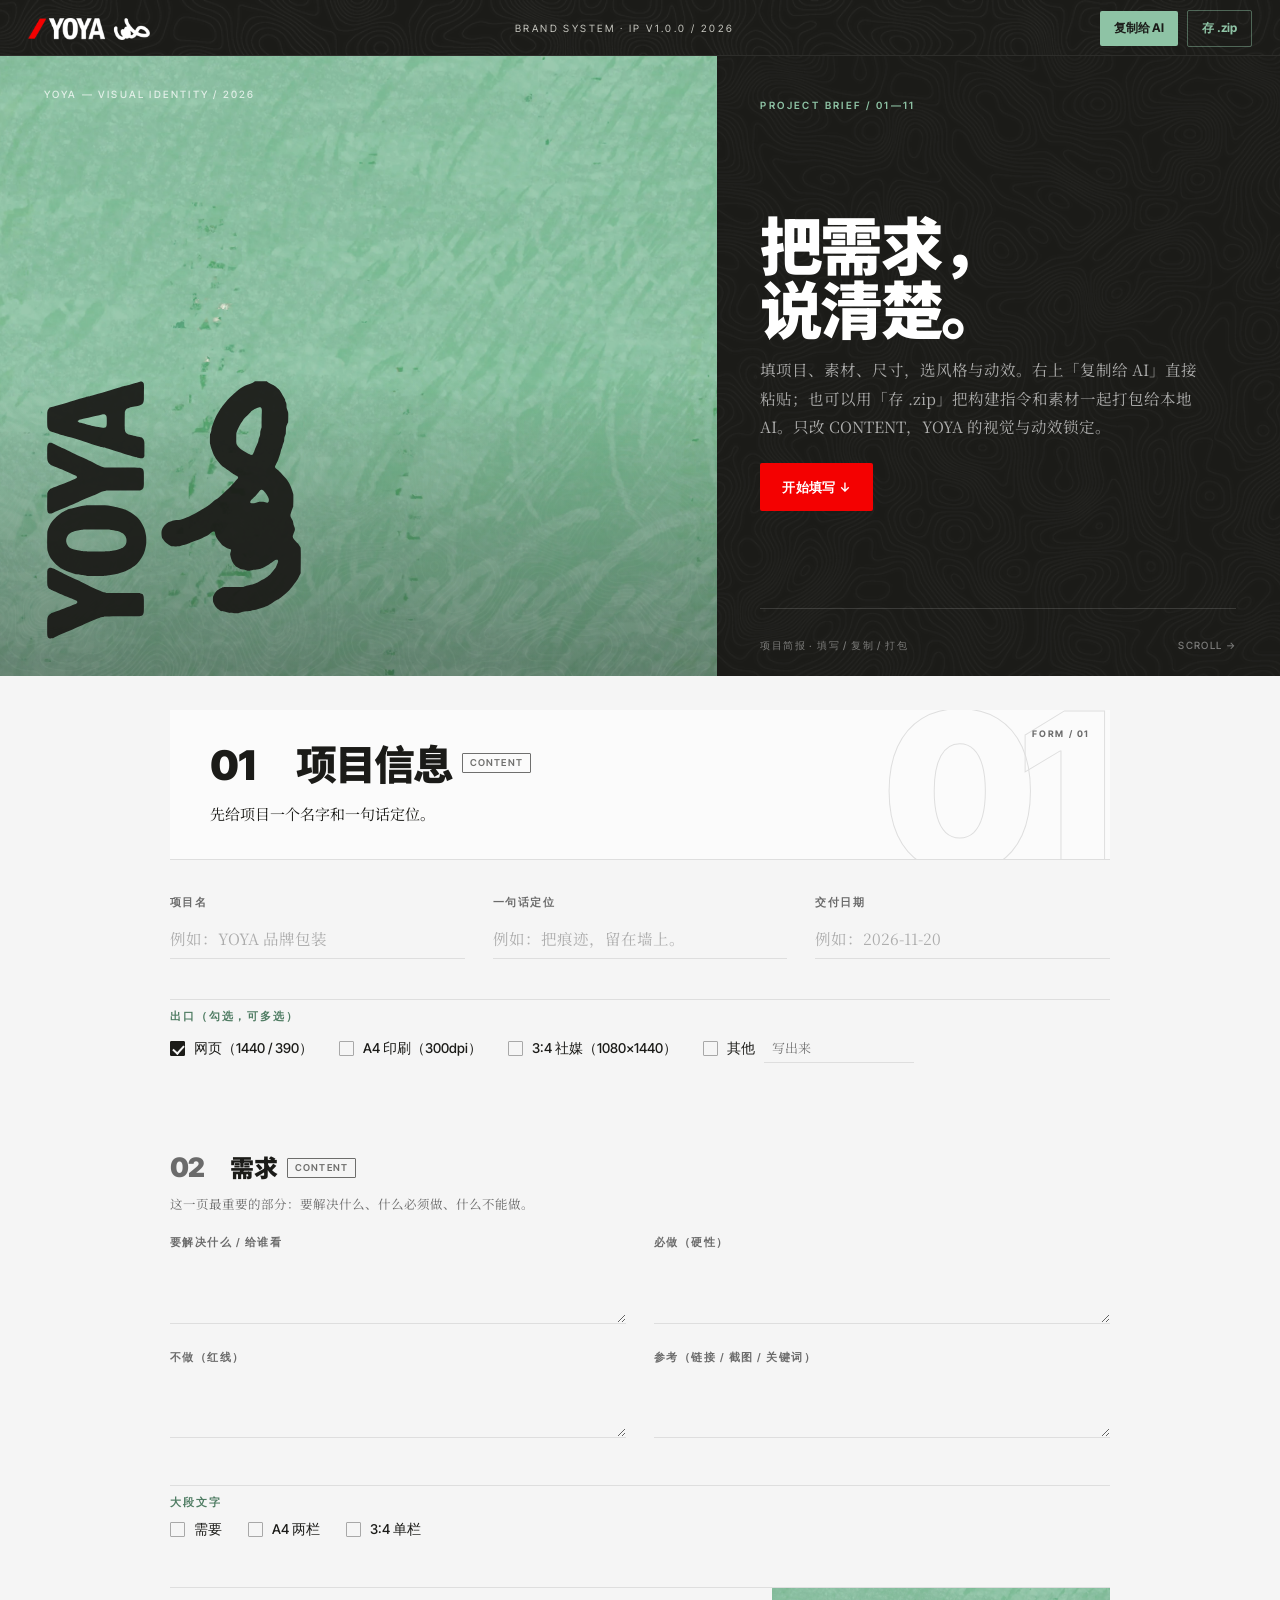
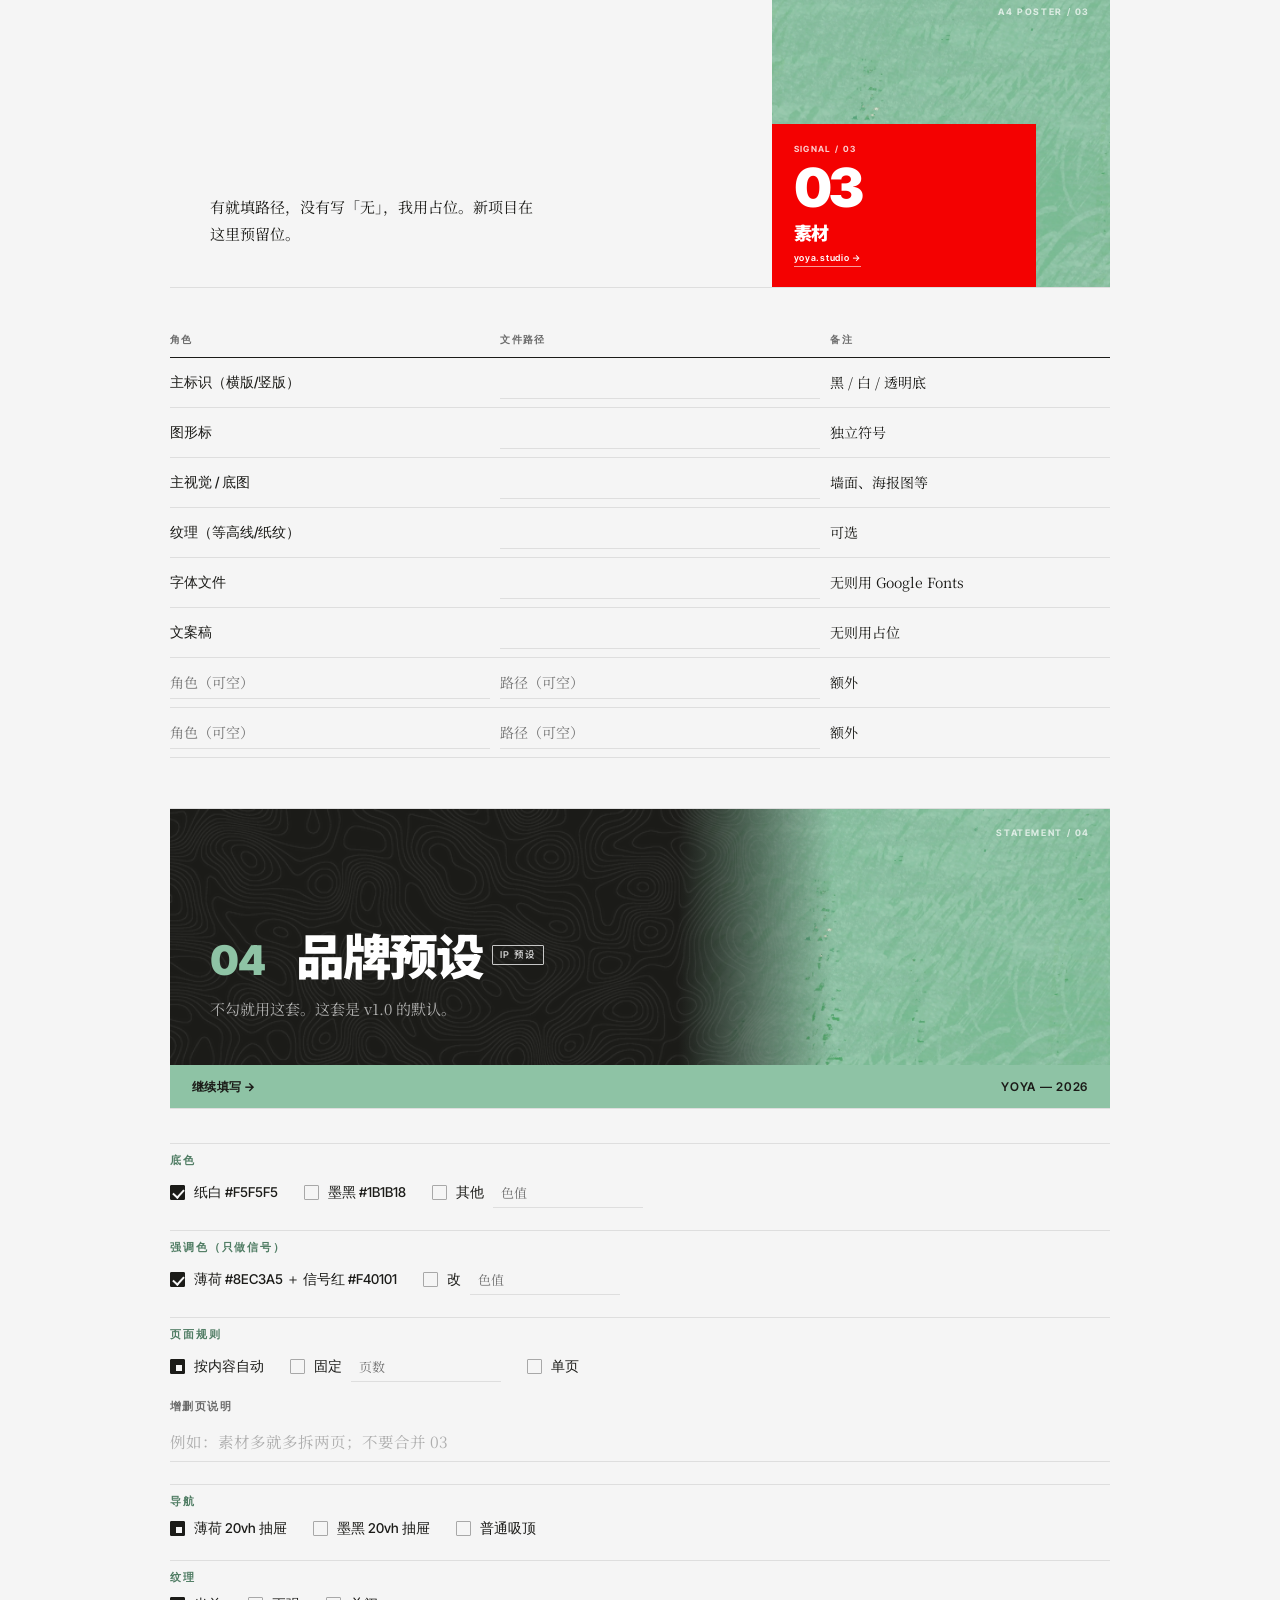
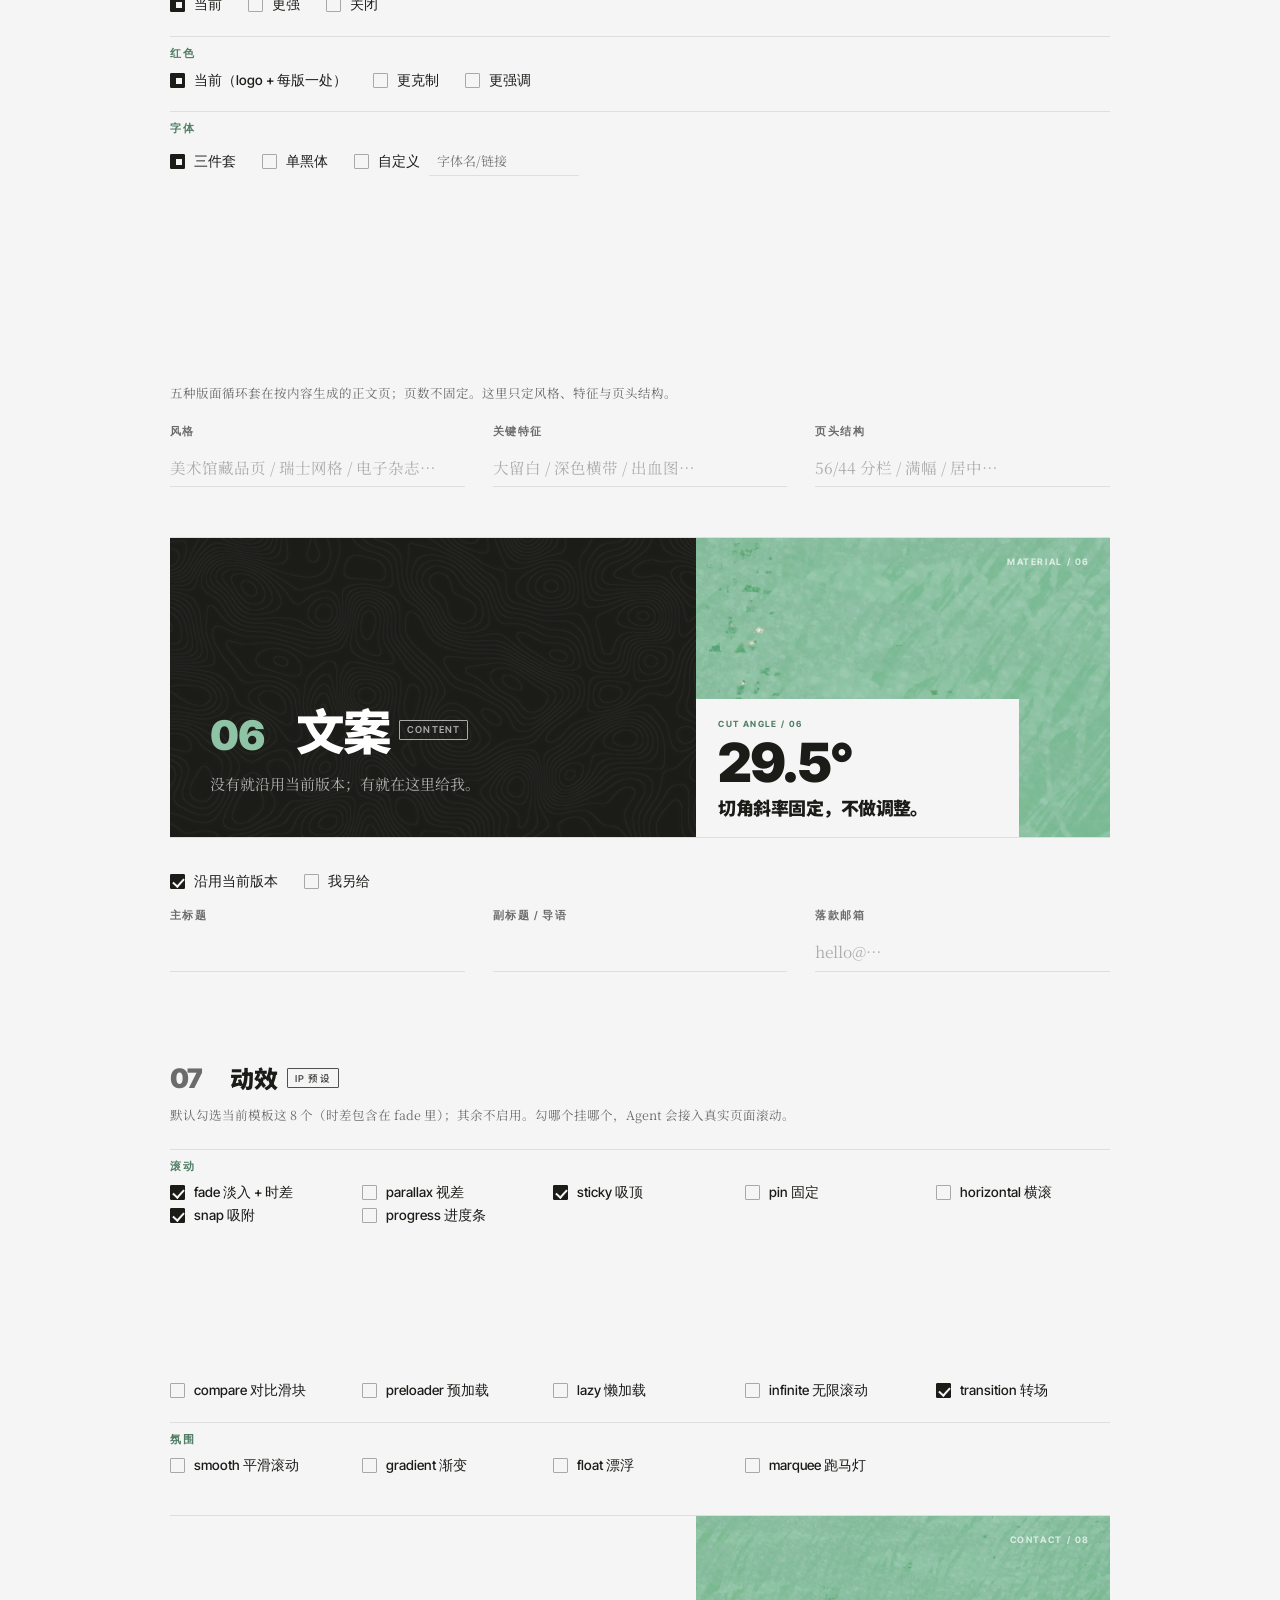
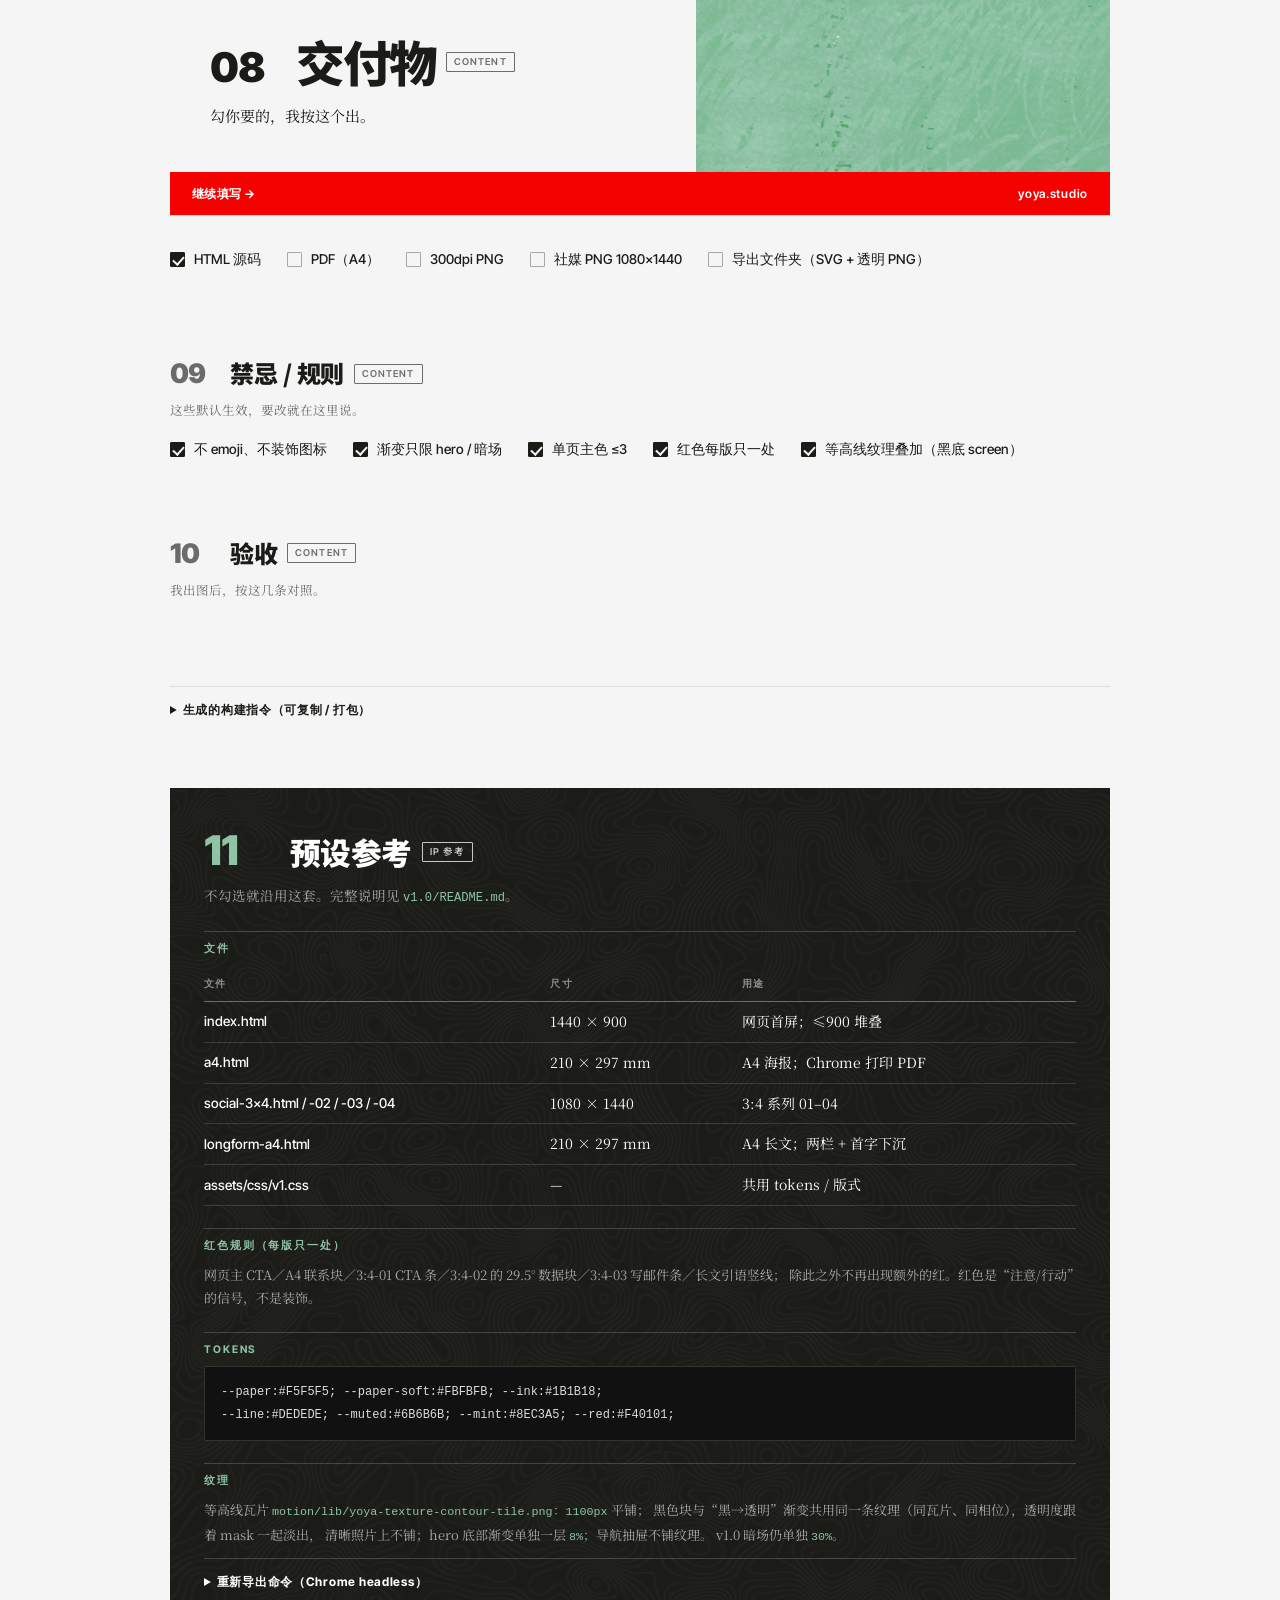
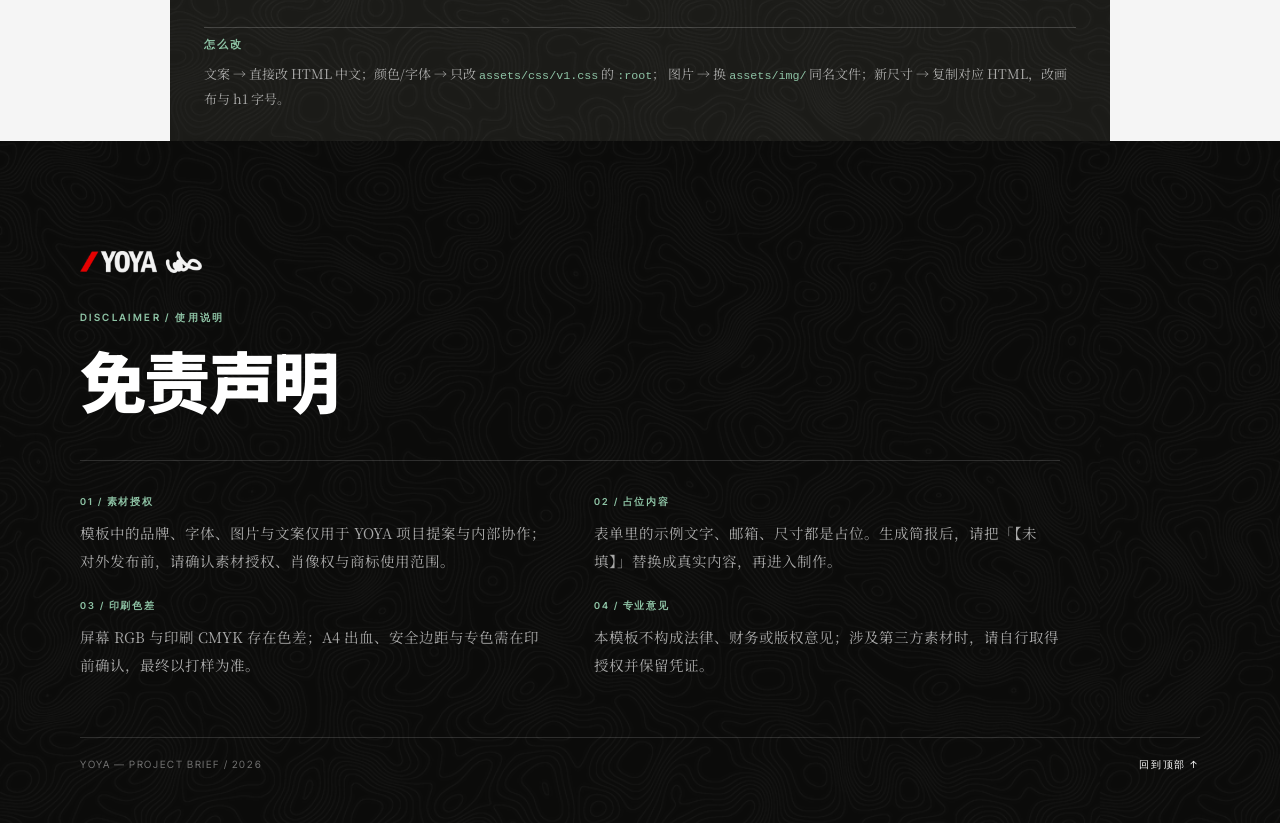
<file: tool.html>
<!DOCTYPE html>
<html lang="zh-CN">
<head>
<meta charset="UTF-8">
<meta name="viewport" content="width=device-width, initial-scale=1.0">
<title>YOYA · 项目简报（使用版）</title>
<meta name="robots" content="noindex">
<link rel="icon" type="image/png" href="assets/img/yoya-favicon-128.png">
<link rel="preconnect" href="https://fonts.googleapis.com">
<link rel="preconnect" href="https://fonts.gstatic.com" crossorigin>
<link href="https://fonts.googleapis.com/css2?family=Inter+Tight:wght@400;500;600;700;900&family=Noto+Sans+SC:wght@400;500;900&family=Noto+Serif+SC:wght@400;500&display=swap" rel="stylesheet">
<style>
  :root{
    --paper:#F5F5F5; --paper-soft:#FBFBFB; --ink:#1B1B18; --muted:#6B6B6B;
    --line:#DEDEDE; --mint:#8EC3A5; --mint-deep:#4F7C63; --red:#F40101;
    --tex:url("motion/lib/yoya-texture-contour-tile.png");
    --tex-size:1100px;
    --tex-op:.065;          /* 顶栏：原来的 10% × 0.65 */
    --tex-op-dark:.0585;    /* 第 11 节：原来的 9% × 0.65 */
    --tex-op-nav:.05;
    --tex-op-disc:.05;
    --bar:56px;
  }
  *{box-sizing:border-box}
  html{scroll-behavior:smooth}
  body{margin:0;background:var(--paper);color:var(--ink);
    font-family:"Noto Serif SC","PingFang SC","Microsoft YaHei",serif;line-height:1.7;
    -webkit-font-smoothing:antialiased}
  img{max-width:100%;display:block}
  a{color:inherit}
  .disp{font-family:"Noto Sans SC","Inter Tight",system-ui,sans-serif;font-weight:900;letter-spacing:-.03em}
  .lbl{font-family:"Inter Tight","PingFang SC",system-ui,sans-serif}

  /* ---------- 顶栏 + 章节导航 ---------- */
  header.topbar{position:sticky;top:0;z-index:110;height:var(--bar);background:var(--ink);color:#fff;
    padding:10px 28px;border-bottom:1px solid rgba(255,255,255,.08)}
  header.topbar::before{content:"";position:absolute;inset:0;pointer-events:none;
    background-image:var(--tex);background-repeat:repeat;background-size:var(--tex-size);
    mix-blend-mode:screen;opacity:var(--tex-op)}
  header.topbar.is-stuck{box-shadow:0 12px 34px rgba(0,0,0,.26)}
  header.topbar .top-inner{transition:transform .3s ease}
  header.topbar:hover .top-inner,header.topbar.nav-open .top-inner{transform:translateY(-3px)}
  header.topbar:hover,header.topbar.nav-open{box-shadow:0 24px 54px rgba(0,0,0,.42)}
  .top-inner{position:relative;z-index:1;max-width:1320px;margin:0 auto;
    display:flex;align-items:center;gap:18px}
  .brand{display:inline-flex;flex:none;text-decoration:none}
  .top-inner .logo{height:22px;width:auto}
  .top-inner .tag{flex:1;text-align:center;font-family:"Inter Tight",sans-serif;font-size:10px;
    letter-spacing:.24em;color:#c9c9c2;text-transform:uppercase;white-space:nowrap;overflow:hidden}
  .top-actions{position:relative;display:flex;align-items:center;gap:9px;flex:none;margin-left:auto}

  .nav-wrap{position:relative}
  .nav-trigger{position:relative;display:inline-flex;align-items:center;gap:10px;
    background:transparent;color:#fff;border:1px solid rgba(255,255,255,.2);border-radius:2px;
    padding:8px 11px;font-family:"Inter Tight","PingFang SC",sans-serif;font-size:12px;
    letter-spacing:.02em;cursor:pointer;overflow:hidden;transition:background .25s,border-color .25s,transform .25s}
  .nav-trigger:hover{background:rgba(255,255,255,.07);border-color:rgba(255,255,255,.42)}
  .nav-trigger b{font-family:"Inter Tight",sans-serif;font-weight:700;font-size:10px;
    letter-spacing:.1em;color:var(--mint)}
  .nav-trigger .chev{font-size:10px;line-height:1;color:var(--mint);transition:transform .3s}
  .topbar.nav-open .nav-trigger{border-color:var(--mint)}
  .topbar.nav-open .nav-trigger .chev{transform:rotate(180deg)}
  .nav-panel{position:absolute;top:100%;left:0;right:0;width:100%;height:20vh;min-height:170px;
    display:grid;grid-template-columns:1fr 20vw;grid-template-rows:auto auto 1fr;gap:10px 48px;
    padding:22px 40px 20px;background:var(--mint);border-top:1px solid rgba(27,27,24,.18);
    box-shadow:0 40px 80px rgba(0,0,0,.35);z-index:60;opacity:0;transform:translateY(-14px);
    pointer-events:none;overflow:hidden;
    transition:opacity .22s ease,transform .3s cubic-bezier(.2,.75,.2,1)}
  .nav-panel>*{position:relative;z-index:1}
  @media (hover:hover){
    .topbar:hover .nav-panel{opacity:1;transform:none;pointer-events:auto}
  }
  .topbar.nav-open .nav-panel{opacity:1;transform:none;pointer-events:auto}
  .topbar.force-closed .nav-panel{opacity:0;transform:translateY(-8px) scale(.98);pointer-events:none}
  .nav-head{grid-column:1;grid-row:1;display:flex;align-items:flex-end;justify-content:space-between;gap:12px;
    font-family:"Inter Tight",sans-serif;font-size:9px;letter-spacing:.22em;
    text-transform:uppercase;color:rgba(27,27,24,.55)}
  .nav-head b{font-weight:700;font-size:clamp(38px,4vw,56px);line-height:.85;
    letter-spacing:-.04em;color:var(--ink)}
  .nav-bar{grid-column:1;grid-row:2;height:2px;background:rgba(27,27,24,.18);align-self:start}
  .nav-bar i{display:block;height:100%;width:0;background:var(--ink);transition:none}
  .nav-current{grid-column:1;grid-row:3;display:flex;justify-content:space-between;gap:16px;
    font-family:"Inter Tight","PingFang SC",sans-serif;font-size:11px;color:rgba(27,27,24,.62)}
  .nav-current b{font-weight:600;color:var(--ink)}
  .nav-current em{font-style:normal;color:rgba(27,27,24,.42)}
  .nav-list{grid-column:2;grid-row:1 / 4;display:grid;grid-template-columns:1fr 1fr;
    grid-template-rows:repeat(6,1fr);grid-auto-flow:column;gap:0 14px;max-height:none;overflow:visible}
  .nav-list a{position:relative;display:grid;grid-template-columns:22px 1fr;align-items:baseline;
    gap:6px;padding:4px 0 4px 8px;border-top:1px solid rgba(27,27,24,.14);
    text-decoration:none;color:rgba(27,27,24,.62);font-family:"Inter Tight","PingFang SC",sans-serif;
    font-size:11px;line-height:1.3;transition:color .25s,background .25s}
  .nav-list a b{font-family:"Inter Tight",sans-serif;font-size:8.5px;font-weight:700;
    letter-spacing:.08em;color:rgba(27,27,24,.38);transition:color .25s}
  .nav-list a::after{content:"";position:absolute;left:8px;right:0;bottom:2px;height:1px;
    background:var(--ink);transform:scaleX(0);transform-origin:right;transition:transform .35s ease}
  .nav-list a:hover{color:var(--ink);background:rgba(27,27,24,.06)}
  .nav-list a:hover::after{transform:scaleX(1);transform-origin:left}
  .nav-list a.on{color:var(--ink);background:linear-gradient(90deg,rgba(27,27,24,.12),transparent)}
  .nav-list a.on b{color:var(--ink)}
  .nav-list a.on::before{content:"";position:absolute;left:0;top:0;bottom:0;width:2px;background:var(--ink)}

  .copy-btn{position:relative;background:var(--mint);color:var(--ink);border:0;border-radius:2px;
    padding:9px 14px;font-family:"Inter Tight","PingFang SC",sans-serif;font-weight:700;
    font-size:12px;letter-spacing:.01em;cursor:pointer;overflow:hidden;
    transition:background .25s,transform .25s,box-shadow .25s}
  .copy-btn:hover{background:#A9D8C0;transform:translateY(-2px);box-shadow:0 9px 20px rgba(0,0,0,.24)}
  .copy-btn.ghost{background:transparent;color:var(--mint);border:1px solid rgba(142,195,165,.45)}
  .copy-btn.ghost:hover{background:rgba(142,195,165,.12);color:var(--mint);border-color:var(--mint)}
  .ok{position:absolute;top:calc(100% + 9px);right:0;z-index:80;display:none;
    background:var(--mint);color:var(--ink);font-family:"Inter Tight","PingFang SC",sans-serif;
    font-size:11.5px;font-weight:600;padding:6px 10px;border-radius:2px;white-space:nowrap}

  /* ---------- Hero：56/44 ---------- */
  .hero{display:grid;grid-template-columns:56% 44%;min-height:min(620px,74vh);background:var(--ink);overflow:hidden}
  .hero-media{position:relative;min-height:520px;overflow:hidden;
    background:url("assets/img/yoya-wall-mint-2400.webp") center/cover no-repeat}
  .hero-media::after{content:"";position:absolute;inset:0;z-index:1;
    background:linear-gradient(180deg,rgba(27,27,24,0) 52%,rgba(27,27,24,.38))}
  .hero-media::before{content:"";position:absolute;inset:0;z-index:2;pointer-events:none;
    background-image:var(--tex);background-repeat:repeat;background-size:var(--tex-size);
    opacity:.08;mix-blend-mode:screen;
    -webkit-mask-image:linear-gradient(180deg,transparent 52%,#000 100%);
    mask-image:linear-gradient(180deg,transparent 52%,#000 100%)}
  .hero-media .mark{position:absolute;left:clamp(20px,3.4vw,48px);bottom:clamp(18px,3vw,34px);
    width:min(38%,260px);opacity:.94;z-index:3}
  .hero-media .hm{position:absolute;left:clamp(20px,3.4vw,48px);top:clamp(18px,3vw,30px);z-index:3;
    font-family:"Inter Tight",sans-serif;font-size:10px;font-weight:500;letter-spacing:.22em;
    text-transform:uppercase;color:rgba(255,255,255,.74)}
  .hero-panel{position:relative;display:flex;flex-direction:column;color:#fff;
    padding:clamp(26px,3.2vw,46px) clamp(22px,3.4vw,52px) 22px}
  .hero-panel::before{content:"";position:absolute;inset:0;pointer-events:none;
    background-image:var(--tex);background-repeat:repeat;background-size:var(--tex-size);
    mix-blend-mode:screen;opacity:.05}
  .hero-panel>*{position:relative;z-index:1}
  .hero-panel .eyebrow{font-family:"Inter Tight",sans-serif;font-weight:600;font-size:10px;
    letter-spacing:.24em;text-transform:uppercase;color:var(--mint)}
  .hero-panel h1{font-family:"Noto Sans SC","Inter Tight",sans-serif;font-weight:900;
    font-size:clamp(42px,4.9vw,76px);line-height:1.02;letter-spacing:-.045em;
    margin:auto 0 16px}
  .hero-lede{font-family:"Noto Serif SC",serif;font-size:15.5px;line-height:1.85;
    color:rgba(255,255,255,.64);max-width:440px;margin:0 0 22px}
  .hero-cta{display:inline-flex;align-items:center;gap:8px;align-self:flex-start;
    background:var(--red);color:#fff;text-decoration:none;
    font-family:"Inter Tight",sans-serif;font-weight:600;font-size:13px;letter-spacing:.02em;
    padding:13px 22px;border-radius:2px}
  .hero-cta:hover{background:#d40000}
  .hero-meta{margin-top:auto;padding-top:28px;display:flex;justify-content:space-between;gap:16px;
    border-top:1px solid rgba(255,255,255,.14);font-family:"Inter Tight",sans-serif;
    font-weight:500;font-size:10px;letter-spacing:.14em;text-transform:uppercase;color:rgba(255,255,255,.42)}

  /* ---------- 正文 ---------- */
  .shell{max-width:1120px;margin:0 auto;padding:0 40px}
  .doc{min-width:0;width:100%;max-width:940px;margin:0 auto;padding:34px 0 0}

  /* ---------- 每一节 ---------- */
  section{position:relative;padding:30px 0 8px;border-top:1px solid var(--line);margin:0 0 34px;
    scroll-margin-top:72px}
  section:first-of-type{border-top:0}
  section h2{display:grid;grid-template-columns:72px 1fr;align-items:baseline;gap:14px;
    margin:0 0 6px;font-family:"Noto Sans SC","Inter Tight",sans-serif;font-weight:900;
    font-size:clamp(24px,2.4vw,32px);letter-spacing:-.02em}
  section h2 .num{font-family:"Inter Tight",sans-serif;font-weight:900;
    font-size:clamp(30px,3.2vw,44px);line-height:1;color:var(--ink);letter-spacing:-.02em}
  section .desc{color:var(--muted);font-size:13.5px;line-height:1.75;max-width:640px;margin:0 0 22px}

  /* ---------- 输入 ---------- */
  .row{display:grid;grid-template-columns:repeat(auto-fit,minmax(210px,1fr));gap:0 28px;margin:0}
  .field{display:block;margin:0 0 18px;min-width:0}
  .field label{display:block;font-family:"Inter Tight",sans-serif;font-weight:600;font-size:10.5px;
    letter-spacing:.14em;text-transform:uppercase;color:var(--muted);margin-bottom:7px}
  .field input,.field textarea{width:100%;border:0;border-bottom:1px solid var(--line);border-radius:0;
    background:transparent;padding:7px 0;font-family:"Noto Serif SC",serif;font-size:15.5px;
    line-height:1.6;color:var(--ink)}
  .field textarea{min-height:54px;resize:vertical}
  .field input::placeholder,.field textarea::placeholder{color:#ADADAD}
  .field input:focus,.field textarea:focus{outline:0;border-bottom-color:var(--ink)}

  /* ---------- 勾选 ---------- */
  .opts{display:flex;flex-wrap:wrap;gap:8px 26px;margin:0 0 16px}
  .opt{display:inline-flex;align-items:center;gap:9px;font-family:"Inter Tight","PingFang SC",sans-serif;
    font-weight:500;font-size:13.5px;line-height:1.4;cursor:pointer;user-select:none}
  .opt input[type=checkbox]{appearance:none;-webkit-appearance:none;width:15px;height:15px;
    border:1px solid #A8A8A8;border-radius:1px;background:transparent;cursor:pointer;flex:none;
    position:relative;margin:0}
  .opt input[type=checkbox]:checked{background:var(--ink);border-color:var(--ink)}
  .opt input[type=checkbox]:checked::after{content:"";position:absolute;left:4px;top:1px;
    width:5px;height:9px;border:solid var(--paper);border-width:0 2px 2px 0;transform:rotate(42deg)}
  .opt input[type=radio]{appearance:none;-webkit-appearance:none;width:15px;height:15px;
    border:1px solid #A8A8A8;border-radius:1px;background:transparent;cursor:pointer;flex:none;
    position:relative;margin:0}
  .opt input[type=radio]:checked{background:var(--ink);border-color:var(--ink)}
  .opt input[type=radio]:checked::after{content:"";position:absolute;left:4.5px;top:4.5px;
    width:6px;height:6px;background:var(--paper)}
  .opt .other{width:150px;padding:5px 8px;font-family:"Noto Serif SC",serif;font-size:13px;
    border:0;border-bottom:1px solid var(--line);border-radius:0;background:transparent;color:var(--ink)}
  .opt .other:focus{outline:0;border-bottom-color:var(--ink)}

  .group-title{font-family:"Inter Tight",sans-serif;font-weight:700;font-size:10.5px;
    letter-spacing:.18em;text-transform:uppercase;color:var(--mint-deep);
    margin:22px 0 8px;padding-top:8px;border-top:1px solid var(--line)}
  .grid{display:grid;grid-template-columns:repeat(auto-fill,minmax(168px,1fr));gap:4px 18px;margin:0 0 8px}

  /* ---------- 素材表 ---------- */
  table.mat{width:100%;border-collapse:collapse;font-size:14px;margin:0 0 8px}
  table.mat th{font-family:"Inter Tight",sans-serif;font-weight:700;font-size:10px;
    letter-spacing:.14em;text-transform:uppercase;color:var(--muted);text-align:left;
    padding:9px 10px 9px 0;border-bottom:1px solid var(--ink)}
  table.mat td{padding:8px 10px 8px 0;border-bottom:1px solid var(--line);vertical-align:middle}
  table.mat td:first-child{font-family:"Inter Tight","PingFang SC",sans-serif;font-weight:500;
    font-size:13.5px;color:var(--ink)}
  table.mat input{width:100%;border:0;border-bottom:1px solid var(--line);background:transparent;
    padding:6px 0;font-family:"Noto Serif SC",serif;font-size:14px;color:var(--ink)}
  table.mat input:focus{outline:0;border-bottom-color:var(--ink)}

  /* ---------- 说明 / 代码 ---------- */
  .note{font-size:13px;line-height:1.8;color:var(--muted);margin:0 0 10px}
  .note b{color:var(--ink);font-weight:500}
  code{font-family:ui-monospace,Consolas,monospace;font-size:.9em;color:var(--mint-deep)}
  pre.code{margin:0 0 18px;padding:14px 16px;background:var(--ink);color:#D8DED9;border-radius:2px;
    font-family:ui-monospace,Consolas,monospace;font-size:12px;line-height:1.85;overflow:auto;white-space:pre}

  details.out{margin:8px 0 0;border-top:1px solid var(--line);padding:0}
  details.out summary{cursor:pointer;font-family:"Inter Tight",sans-serif;font-weight:700;
    font-size:12px;letter-spacing:.06em;padding:13px 0;color:var(--ink)}
  details.out textarea{width:100%;min-height:230px;border:1px solid var(--line);border-radius:2px;
    background:var(--paper-soft);font-family:ui-monospace,Consolas,monospace;font-size:12px;
    line-height:1.7;padding:12px;color:var(--ink)}
  details.out textarea.cmd{min-height:150px}

  /* ---------- 深色段 11 ---------- */
  section.dark{background:var(--ink);color:#fff;border-top:0;margin:54px 0 0;
    padding:38px 34px 20px;position:relative;overflow:hidden}
  section.dark::before{content:"";position:absolute;inset:0;pointer-events:none;
    background-image:var(--tex);background-repeat:repeat;background-size:var(--tex-size);
    mix-blend-mode:screen;opacity:var(--tex-op-dark);
    -webkit-mask-image:radial-gradient(120% 100% at 50% 45%,#000 55%,transparent 100%);
    mask-image:radial-gradient(120% 100% at 50% 45%,#000 55%,transparent 100%)}
  section.dark>*{position:relative;z-index:1}
  section.dark h2{color:#fff}
  section.dark h2 .num{color:var(--mint)}
  section.dark .desc,section.dark .note{color:rgba(255,255,255,.62)}
  section.dark .note b{color:#fff}
  section.dark code{color:var(--mint)}
  section.dark .group-title{color:var(--mint);border-top-color:rgba(255,255,255,.18)}
  section.dark table.mat th{color:rgba(255,255,255,.5);border-bottom-color:rgba(255,255,255,.35)}
  section.dark table.mat td{border-bottom-color:rgba(255,255,255,.14)}
  section.dark table.mat td:first-child{color:#fff}
  section.dark details.out{border-top-color:rgba(255,255,255,.18)}
  section.dark details.out summary{color:#fff}
  section.dark details.out textarea{background:#111;border-color:rgba(255,255,255,.2);color:#D8DED9}
  section.dark pre.code{background:#111;border:1px solid rgba(255,255,255,.14)}

  /* ---------- 末页：黑底免责 ---------- */
  .disclaimer{position:relative;background:#0B0B0A;color:#fff;margin:0;
    padding:110px 40px 54px;overflow:hidden;scroll-margin-top:52px}
  .disclaimer::before{content:"";position:absolute;inset:0;pointer-events:none;
    background-image:var(--tex);background-repeat:repeat;background-size:var(--tex-size);
    mix-blend-mode:screen;opacity:var(--tex-op-disc)}
  .disc-inner{position:relative;z-index:1;max-width:1120px;margin:0 auto}
  .disc-mark{height:22px;width:auto;margin:0 0 36px;opacity:.95!important}
  .disc-eyebrow{font-family:"Inter Tight",sans-serif;font-weight:600;font-size:10px;
    letter-spacing:.24em;text-transform:uppercase;color:var(--mint);margin:0 0 18px}
  .disclaimer h2{font-family:"Noto Sans SC","Inter Tight",sans-serif;font-weight:900;
    font-size:clamp(38px,5.2vw,72px);line-height:1.06;letter-spacing:-.04em;
    margin:0 0 46px;max-width:820px;display:block;grid-template-columns:none}
  .disc-cols{display:grid;grid-template-columns:1fr 1fr;gap:22px 48px;max-width:980px;
    padding:32px 0 58px;border-top:1px solid rgba(255,255,255,.14)}
  .disc-cols p{font-family:"Noto Serif SC",serif;font-size:14.5px;line-height:1.95;
    color:rgba(255,255,255,.64);margin:0}
  .disc-cols b{display:block;font-family:"Inter Tight",sans-serif;font-weight:600;
    font-size:9.5px;letter-spacing:.2em;color:var(--mint);margin-bottom:7px}
  .disc-foot{display:flex;justify-content:space-between;gap:18px;flex-wrap:wrap;
    padding-top:18px;border-top:1px solid rgba(255,255,255,.14);
    font-family:"Inter Tight",sans-serif;font-size:10px;letter-spacing:.16em;
    color:rgba(255,255,255,.42);text-transform:uppercase}
  .disc-foot a{position:relative;color:#fff;text-decoration:none}
  .disc-foot a::after{content:"";position:absolute;left:0;right:0;bottom:-3px;height:1px;
    background:var(--mint);transform:scaleX(0);transform-origin:right;transition:transform .35s}
  .disc-foot a:hover::after{transform:scaleX(1);transform-origin:left}

  /* ---------- 模板动效 ---------- */
  html.js .reveal{opacity:0;transform:translateY(14px);
    transition:opacity .65s ease,transform .65s cubic-bezier(.2,.7,.2,1);
    transition-delay:calc(var(--i,0) * 55ms)}
  html.js .reveal.in{opacity:1;transform:none}
  .hero-cta,.nav-trigger,.copy-btn{position:relative;overflow:hidden}
  .rip{position:absolute;border-radius:50%;transform:scale(0);pointer-events:none;
    animation:rip .55s ease-out forwards;z-index:0}
  @keyframes rip{to{transform:scale(2.8);opacity:0}}
  .wipe{position:fixed;left:0;right:0;top:var(--bar);height:0;z-index:100;background:var(--mint);
    overflow:hidden;pointer-events:none;visibility:hidden;opacity:0;
    transition:height .5s cubic-bezier(.7,0,.2,1),opacity .24s ease .18s}
  .wipe.run{visibility:visible;opacity:1;height:calc(100vh - var(--bar));
    transition:height .52s cubic-bezier(.7,0,.2,1),opacity .1s ease}
  .wipe.out{visibility:visible;opacity:0;height:20vh;
    transition:height .45s cubic-bezier(.7,0,.2,1),opacity .22s ease .34s}
  .wipe-logo{position:absolute;top:50%;left:50%;width:min(220px,42vw);height:auto;
    transform:translate(-50%,-50%);filter:drop-shadow(0 3px 14px rgba(27,27,24,.22))}
  @media (min-width:901px){
    html{scroll-snap-type:y proximity;scroll-padding-top:52px}
    section,.disclaimer{scroll-snap-align:start}
  }
  @media (prefers-reduced-motion:reduce){
    html{scroll-behavior:auto;scroll-snap-type:none}
    html.js .reveal{opacity:1;transform:none;transition:none}
  }

  /* 正文节 · 五种版面循环 */
  section.has-band{padding-top:0}
  .sec-band{position:relative;overflow:hidden;display:flex;align-items:flex-end;
    min-height:300px;margin:0 0 34px;padding:40px;background:var(--paper-soft);
    border-bottom:1px solid var(--line)}
  .sec-copy{position:relative;z-index:3;max-width:56%}
  .sec-copy h2{margin:0 0 14px;font-size:clamp(34px,3.8vw,56px);line-height:1.02;
    letter-spacing:-.05em;font-weight:900;text-wrap:balance}
  .sec-copy .desc{margin:0;max-width:42ch;font-size:15px;line-height:1.8;color:var(--ink-soft)}
  .sec-art{position:absolute;inset:0 0 0 auto;width:42%;overflow:hidden}
  .art-tag{position:absolute;top:18px;right:20px;z-index:4;font:700 9px/1.4 "Inter Tight",sans-serif;
    letter-spacing:.18em;text-transform:uppercase;color:rgba(255,255,255,.7)}
  .art-photo{position:absolute;inset:0;background:url("assets/img/yoya-wall-mint-2400.webp") center/cover}
  .art-photo.detail{background-image:url("assets/img/yoya-wall-mint-detail-960.webp")}
  .art-red{position:absolute;left:0;bottom:0;z-index:3;display:flex;flex-direction:column;gap:9px;
    width:78%;padding:20px 22px;background:var(--red);color:#fff}
  .art-red .k{font:700 8.5px/1.3 "Inter Tight",sans-serif;letter-spacing:.16em;text-transform:uppercase;opacity:.8}
  .art-red b{font:900 54px/.9 "Inter Tight",sans-serif;letter-spacing:-.05em}
  .art-red .t{font:900 18px/1.15 "Noto Sans SC",sans-serif;letter-spacing:-.03em}
  .art-red em{font:600 9px/1.4 "Inter Tight",sans-serif;font-style:normal;letter-spacing:.08em;
    border-bottom:1px solid rgba(255,255,255,.6);align-self:flex-start;padding-bottom:2px}
  .art-bar{position:absolute;left:0;right:0;bottom:0;z-index:5;display:flex;justify-content:space-between;
    align-items:center;gap:20px;padding:14px 22px;background:var(--mint);color:var(--ink);
    font:700 12px/1.3 "Inter Tight",sans-serif;letter-spacing:.04em}
  .art-bar em{font-style:normal;font-weight:600;letter-spacing:.06em}
  .art-ghost{position:absolute;right:18px;bottom:-20px;z-index:1;font:900 220px/.8 "Inter Tight",sans-serif;
    letter-spacing:-.09em;color:transparent;-webkit-text-stroke:1px var(--line)}
  .sec-band[data-lay="poster"]{background:var(--paper)}
  .sec-band[data-lay="poster"] .sec-art{width:36%;background:var(--mint)}
  .sec-band[data-lay="statement"]{background:var(--ink);color:#fff;padding-bottom:86px}
  .sec-band[data-lay="statement"] .sec-copy h2{color:#fff}
  .sec-band[data-lay="statement"] .sec-copy .desc{color:rgba(245,245,245,.68)}
  .sec-band[data-lay="statement"] .sec-art{width:46%}
  .sec-band[data-lay="statement"] .sec-art::after{content:"";position:absolute;inset:0;z-index:1;
    background:linear-gradient(90deg,var(--ink),transparent 36%)}
  .sec-band[data-lay="material"]{background:var(--ink);color:#fff}
  .sec-band[data-lay="material"] .sec-copy h2{color:#fff}
  .sec-band[data-lay="material"] .sec-copy .desc{color:rgba(245,245,245,.68)}
  .sec-band[data-lay="material"] .sec-art{width:44%}
  .sec-band[data-lay="contact"]{background:var(--paper);padding-bottom:86px}
  .sec-band[data-lay="contact"] .sec-art{width:44%}
  .sec-band[data-lay="form"]{min-height:148px;padding:32px 40px;background:var(--paper-soft)}
  .sec-band[data-lay="form"] .sec-copy{max-width:100%}
  .sec-band[data-lay="form"] .sec-copy h2{font-size:clamp(30px,3.2vw,44px)}
  .sec-band[data-lay="form"] .sec-art{width:34%;background:none}
  .sec-band[data-lay="form"] .art-tag{color:var(--muted)}
  /* 合并页：组内小节 */
  .group-member{border-top:0;padding-top:26px;margin-bottom:24px;scroll-snap-align:none}
  .group-member h2{grid-template-columns:46px 1fr;font-size:clamp(20px,1.9vw,24px);
    color:var(--ink-soft);margin-top:0}
  .group-member h2 .num{font-size:clamp(22px,2.1vw,28px);color:var(--muted)}
  .group-member .desc{font-size:12.5px;margin-bottom:18px}
  /* 黑块统一等高线 */
  .sec-band[data-lay="statement"]::before,.sec-band[data-lay="material"]::before{
    content:"";position:absolute;inset:0;pointer-events:none;z-index:0;
    background-image:var(--tex);background-repeat:repeat;background-size:var(--tex-size);
    mix-blend-mode:screen;opacity:.07}
  .sec-band[data-lay="statement"]::before{
    z-index:2;opacity:.1;
    -webkit-mask-image:linear-gradient(90deg,#000 0 54%,rgba(0,0,0,.9) 58%,transparent 70.6%);
    mask-image:linear-gradient(90deg,#000 0 54%,rgba(0,0,0,.9) 58%,transparent 70.6%)}
  .sec-band[data-lay="statement"] .sec-copy,.sec-band[data-lay="material"] .sec-copy{z-index:3}
  .sec-band[data-lay="statement"] .sec-art,.sec-band[data-lay="material"] .sec-art{z-index:1}
  .sec-band[data-lay="statement"] .sec-copy h2 .num,
  .sec-band[data-lay="material"] .sec-copy h2 .num{color:var(--mint)}
  /* 红色收成点睛：声明条=薄荷，联系条=红，材质数据=纸白 */
  .sec-band[data-lay="statement"] .art-bar{background:var(--mint);color:var(--ink)}
  .sec-band[data-lay="statement"] .art-bar em{color:var(--ink)}
  .sec-band[data-lay="contact"] .art-bar{background:var(--red);color:#fff}
  .sec-band[data-lay="material"] .art-red{background:var(--paper);color:var(--ink)}
  .sec-band[data-lay="material"] .art-red .k{color:var(--mint-deep);opacity:1}
  .sec-band[data-lay="material"] .art-red em{border-bottom-color:rgba(27,27,24,.35)}
  @media (max-width:760px){
    .sec-band{display:block;min-height:0;padding:26px 18px 0;margin:0 0 26px}
    .sec-band[data-lay="statement"],.sec-band[data-lay="contact"]{padding-bottom:70px}
    .sec-band[data-lay="form"]{min-height:0;padding-bottom:16px}
    .sec-copy{max-width:100%}
    .sec-copy h2{font-size:clamp(30px,8vw,40px);margin-bottom:10px}
    .sec-copy .desc{font-size:14.5px;line-height:1.75;max-width:none}
    .sec-art,.sec-band[data-lay="poster"] .sec-art,.sec-band[data-lay="statement"] .sec-art,
    .sec-band[data-lay="material"] .sec-art,.sec-band[data-lay="contact"] .sec-art{
      position:relative;width:auto;height:120px;margin:20px -18px 0}
    .sec-band[data-lay="form"] .sec-art{display:none}
    .sec-band[data-lay="statement"]::before{
      z-index:0;opacity:.07;-webkit-mask-image:none;mask-image:none}
    .sec-band[data-lay="statement"] .sec-art::before{content:"";position:absolute;inset:0;
      z-index:2;pointer-events:none;background-image:var(--tex);background-repeat:repeat;
      background-size:var(--tex-size);opacity:.1;mix-blend-mode:screen;
      -webkit-mask-image:linear-gradient(90deg,#000 0%,rgba(0,0,0,.85) 8%,transparent 36%);
      mask-image:linear-gradient(90deg,#000 0%,rgba(0,0,0,.85) 8%,transparent 36%)}
    .art-tag{top:12px;right:14px;font-size:8px}
    .art-red{width:64%;padding:12px 14px;gap:5px}
    .art-red b{font-size:34px}
    .art-red .t{font-size:13px}
    .art-red .k{font-size:7px}
    .art-red em{font-size:8px}
    .art-bar{padding:10px 14px;font-size:10px}
    .art-ghost{display:none}
  }

  @media (max-width:1100px){
    .shell{padding:0 28px}
    .doc{max-width:940px;padding-top:28px}
    .hero{grid-template-columns:52% 48%}
    .top-inner .tag{display:none}
  }
  @media (max-width:900px){
    .hero{grid-template-columns:1fr}
    .hero-media{min-height:300px;max-height:380px}
    .hero-panel{padding:26px 24px 22px}
    .hero-panel h1{font-size:clamp(38px,9vw,54px);margin:26px 0 14px}
    .hero-meta{padding-top:20px}
  }
  @media (max-width:600px){
    :root{--bar:54px}
    .shell{padding:0 18px}
    section h2{grid-template-columns:48px 1fr;gap:10px}
    section h2 .num{font-size:30px}
    section h2{font-size:25px}
    .row{grid-template-columns:1fr}
    .grid{grid-template-columns:1fr 1fr}
    table.mat{display:block;font-size:12.5px}
    table.mat tbody{display:block}
    table.mat tr{display:block;padding:11px 0;border-bottom:1px solid var(--line)}
    table.mat tr:first-child{display:none}
    table.mat td{display:block;width:auto;border:0;padding:2px 0}
    table.mat td:first-child{font-weight:600}
    table.mat td:nth-child(2){padding-top:4px}
    table.mat td:nth-child(3){display:block;color:var(--muted);font-size:11.5px;padding-top:2px}
    table.mat input{border-bottom-color:var(--line)}
    section.dark table.mat tr{border-bottom-color:rgba(255,255,255,.14)}
    section.dark table.mat td:nth-child(3){color:rgba(255,255,255,.5)}
    section.dark table.mat td:first-child{color:#fff}
    section.dark{padding:28px 18px 14px;margin-left:-18px;margin-right:-18px}
    header.topbar{padding:9px 18px}
    .top-inner .logo{height:20px}
    .top-inner .tag{display:none}
    .nav-trigger{padding:7px 9px;gap:7px}
    .nav-trigger #navTitle{display:none}
    .copy-btn{padding:8px 10px;font-size:11px}
    .nav-panel{position:fixed;top:54px;left:18px;right:18px;width:auto;height:auto;min-height:0;
      max-height:calc(100vh - 86px);display:block;padding:18px;transform:translateY(-8px);
      overflow:auto}
    .nav-head b{font-size:38px}
    .nav-current{margin-top:8px}
    .nav-list{display:grid;grid-template-columns:1fr 1fr;grid-template-rows:none;
      grid-auto-flow:row;gap:0 10px;max-height:none;overflow:visible}
    .nav-list a{font-size:11px;padding:5px 0 5px 8px}
    .disclaimer{padding:84px 18px 46px}
    .disc-cols{grid-template-columns:1fr;gap:18px;padding-bottom:42px}
    .disclaimer h2{font-size:36px;margin-bottom:34px}
    .disc-mark{height:20px;margin-bottom:26px}
  }
  @media (max-width:900px) and (min-width:601px){
    .nav-panel{position:fixed;top:54px;left:18px;right:18px;width:auto;height:auto;min-height:0;
      max-height:calc(100vh - 86px);display:block;padding:18px;transform:translateY(-8px);
      overflow:auto}
    .nav-head b{font-size:40px}
    .nav-current{margin-top:10px}
    .nav-list{display:grid;grid-template-columns:1fr 1fr;grid-template-rows:none;
      grid-auto-flow:row;gap:0 10px;max-height:none;overflow:visible}
    .nav-list a{font-size:11.5px;padding:6px 0 6px 8px}
  }
  /* IP / CONTENT scope */
  section h2{grid-template-columns:72px minmax(0,1fr)!important}
  .group-member h2{grid-template-columns:46px minmax(0,1fr)!important}
  .h-title{display:flex;align-items:baseline;gap:10px;flex-wrap:wrap;min-width:0}
  .scope{display:inline-flex;align-items:center;align-self:center;height:20px;padding:0 7px;
    border:1px solid currentColor;border-radius:1px;font-family:"Inter Tight","Noto Sans SC",sans-serif;
    font-size:9.5px;font-weight:600;letter-spacing:.12em;line-height:1;opacity:.62;white-space:nowrap}
  .scope.ip{opacity:.75}
  @media(max-width:760px){
    section h2{grid-template-columns:48px minmax(0,1fr)!important}
    .h-title{gap:7px}
    .scope{font-size:8px;height:17px;padding:0 5px;letter-spacing:.1em;opacity:.65}
  }
  @media(max-width:360px){.scope{display:none}}
</style>
<script>document.documentElement.classList.add('js');</script>
</head>
<body>

<header class="topbar" id="top">
  <div class="top-inner">
    <a class="brand" href="#top" aria-label="YOYA 项目简报"><img class="logo" src="assets/img/yoya-logo-primary-light.webp" alt="YOYA"></a>
    <div class="tag">BRAND SYSTEM · IP v1.0.0 / 2026</div>
    <div class="top-actions">
      <button class="copy-btn" id="copyBtn" onclick="copyBrief()" title="复制内容会先让 AI 读取 logo 文件夹；读不到会提示下载 zip">复制给 AI</button>
      <button class="copy-btn ghost" id="zipBtn" onclick="zipBrief()">存 .zip</button>
      <span class="ok" id="ok">✓ 已复制（含读取 logo 文件夹），粘贴给 AI</span>
    </div>
  </div>
  <nav class="nav-panel" id="navPanel" aria-label="章节">
    <div class="nav-head"><span>Progress / 01—11</span><b id="navPct">0%</b></div>
    <div class="nav-bar"><i id="navRail"></i></div>
    <div class="nav-current"><b id="navNow">01 项目信息</b><span id="navNext">→ 02 需求</span></div>
    <div class="nav-list" id="navList">
      <a href="#s01" data-num="01" class="on"><b>01</b><span>项目信息</span></a>
      <a href="#s02" data-num="02"><b>02</b><span>需求</span></a>
      <a href="#s03" data-num="03"><b>03</b><span>素材</span></a>
      <a href="#s04" data-num="04"><b>04</b><span>品牌预设</span></a>
      <a href="#s05" data-num="05"><b>05</b><span>版式</span></a>
      <a href="#s06" data-num="06"><b>06</b><span>文案</span></a>
      <a href="#s07" data-num="07"><b>07</b><span>动效</span></a>
      <a href="#s08" data-num="08"><b>08</b><span>交付物</span></a>
      <a href="#s09" data-num="09"><b>09</b><span>禁忌</span></a>
      <a href="#s10" data-num="10"><b>10</b><span>验收</span></a>
      <a href="#s11" data-num="11"><b>11</b><span>预设参考</span></a>
      <a href="#disclaimer" data-num="—"><b>—</b><span>免责申明</span></a>
    </div>
  </nav>
</header>

<header class="hero">
  <div class="hero-media">
    <span class="hm">YOYA — VISUAL IDENTITY / 2026</span>
    <img class="mark" src="assets/img/yoya-mark-ink.svg" alt="">
  </div>
  <div class="hero-panel">
    <div class="eyebrow">PROJECT BRIEF / 01—11</div>
    <h1>把需求，<br>说清楚。</h1>
    <p class="hero-lede">填项目、素材、尺寸，选风格与动效。右上「复制给 AI」直接粘贴；也可以用「存 .zip」把构建指令和素材一起打包给本地 AI。只改 CONTENT，YOYA 的视觉与动效锁定。</p>
    <a class="hero-cta" href="#s01">开始填写 ↓</a>
    <div class="hero-meta"><span>项目简报 · 填写 / 复制 / 打包</span><span>SCROLL →</span></div>
  </div>
</header>

<div class="shell">
  <main class="doc">

  <!-- 01 项目信息 -->
  <section id="s01">
    <h2><span class="num">01</span>项目信息</h2>
    <p class="desc">先给项目一个名字和一句话定位。</p>
    <div class="row">
      <div class="field"><label>项目名</label><input id="p-name" placeholder="例如：YOYA 品牌包装"></div>
      <div class="field"><label>一句话定位</label><input id="p-pos" placeholder="例如：把痕迹，留在墙上。"></div>
      <div class="field"><label>交付日期</label><input id="p-date" placeholder="例如：2026-11-20"></div>
    </div>
    <div class="group-title">出口（勾选，可多选）</div>
    <div class="opts">
      <label class="opt"><input type="checkbox" id="o-web" checked>网页（1440 / 390）</label>
      <label class="opt"><input type="checkbox" id="o-a4">A4 印刷（300dpi）</label>
      <label class="opt"><input type="checkbox" id="o-social">3:4 社媒（1080×1440）</label>
      <label class="opt"><input type="checkbox" id="o-other">其他 <input id="o-other-txt" class="other" placeholder="写出来"></label>
    </div>
  </section>

  <!-- 02 需求 -->
  <section id="s02">
    <h2><span class="num">02</span>需求</h2>
    <p class="desc">这一页最重要的部分：要解决什么、什么必须做、什么不能做。</p>
    <div class="row">
      <div class="field"><label>要解决什么 / 给谁看</label><textarea id="n-what"></textarea></div>
      <div class="field"><label>必做（硬性）</label><textarea id="n-must"></textarea></div>
    </div>
    <div class="row">
      <div class="field"><label>不做（红线）</label><textarea id="n-not"></textarea></div>
      <div class="field"><label>参考（链接 / 截图 / 关键词）</label><textarea id="n-ref"></textarea></div>
    </div>
    <div class="group-title">大段文字</div>
    <div class="opts">
      <label class="opt"><input type="checkbox" id="lf-yes">需要</label>
      <label class="opt"><input type="checkbox" id="lf-a4">A4 两栏</label>
      <label class="opt"><input type="checkbox" id="lf-social">3:4 单栏</label>
    </div>
  </section>

  <!-- 03 素材 -->
  <section id="s03">
    <h2><span class="num">03</span>素材</h2>
    <p class="desc">有就填路径，没有写「无」，我用占位。新项目在这里预留位。</p>
    <table class="mat">
      <tr><th>角色</th><th>文件路径</th><th>备注</th></tr>
      <tr><td>主标识（横版/竖版）</td><td><input id="m-primary"></td><td>黑 / 白 / 透明底</td></tr>
      <tr><td>图形标</td><td><input id="m-mark"></td><td>独立符号</td></tr>
      <tr><td>主视觉 / 底图</td><td><input id="m-visual"></td><td>墙面、海报图等</td></tr>
      <tr><td>纹理（等高线/纸纹）</td><td><input id="m-texture"></td><td>可选</td></tr>
      <tr><td>字体文件</td><td><input id="m-font"></td><td>无则用 Google Fonts</td></tr>
      <tr><td>文案稿</td><td><input id="m-copy"></td><td>无则用占位</td></tr>
      <tr><td><input id="m-x1-n" placeholder="角色（可空）"></td><td><input id="m-x1-p" placeholder="路径（可空）"></td><td>额外</td></tr>
      <tr><td><input id="m-x2-n" placeholder="角色（可空）"></td><td><input id="m-x2-p" placeholder="路径（可空）"></td><td>额外</td></tr>
    </table>
  </section>

  <!-- 04 品牌预设 -->
  <section id="s04">
    <h2><span class="num">04</span>品牌预设</h2>
    <p class="desc">不勾就用这套。这套是 v1.0 的默认。</p>
    <div class="group-title">底色</div>
    <div class="opts">
      <label class="opt"><input type="checkbox" id="b-paper" checked>纸白 #F5F5F5</label>
      <label class="opt"><input type="checkbox" id="b-ink">墨黑 #1B1B18</label>
      <label class="opt"><input type="checkbox" id="b-other">其他 <input id="b-other-txt" class="other" placeholder="色值"></label>
    </div>
    <div class="group-title">强调色（只做信号）</div>
    <div class="opts">
      <label class="opt"><input type="checkbox" id="a-mintred" checked>薄荷 #8EC3A5 ＋ 信号红 #F40101</label>
      <label class="opt"><input type="checkbox" id="a-other">改 <input id="a-other-txt" class="other" placeholder="色值"></label>
    </div>
    <div class="group-title">页面规则</div>
    <div class="opts">
      <label class="opt"><input type="radio" name="page-rule" value="auto" checked>按内容自动</label>
      <label class="opt"><input type="radio" name="page-rule" value="fixed">固定 <input id="pg-count" class="other" placeholder="页数" oninput="document.querySelector('input[name=page-rule][value=fixed]').checked=true"></label>
      <label class="opt"><input type="radio" name="page-rule" value="single">单页</label>
    </div>
    <div class="field"><label>增删页说明</label><input id="pg-note" placeholder="例如：素材多就多拆两页；不要合并 03"></div>

    <div class="group-title">导航</div>
    <div class="opts">
      <label class="opt"><input type="radio" name="nav-style" value="mint" checked>薄荷 20vh 抽屉</label>
      <label class="opt"><input type="radio" name="nav-style" value="ink">墨黑 20vh 抽屉</label>
      <label class="opt"><input type="radio" name="nav-style" value="plain">普通吸顶</label>
    </div>

    <div class="group-title">纹理</div>
    <div class="opts">
      <label class="opt"><input type="radio" name="tex-style" value="current" checked>当前</label>
      <label class="opt"><input type="radio" name="tex-style" value="strong">更强</label>
      <label class="opt"><input type="radio" name="tex-style" value="off">关闭</label>
    </div>

    <div class="group-title">红色</div>
    <div class="opts">
      <label class="opt"><input type="radio" name="red-style" value="current" checked>当前（logo + 每版一处）</label>
      <label class="opt"><input type="radio" name="red-style" value="quiet">更克制</label>
      <label class="opt"><input type="radio" name="red-style" value="bold">更强调</label>
    </div>

    <div class="group-title">字体</div>
    <div class="opts">
      <label class="opt"><input type="radio" name="type-style" value="three" checked>三件套</label>
      <label class="opt"><input type="radio" name="type-style" value="sans">单黑体</label>
      <label class="opt"><input type="radio" name="type-style" value="custom">自定义 <input id="type-custom" class="other" placeholder="字体名/链接" oninput="document.querySelector('input[name=type-style][value=custom]').checked=true"></label>
    </div>

    <div class="group-title">输出</div>
    <div class="opts">
      <label class="opt"><input type="radio" name="output-style" value="web" checked>网页（海报）</label>
      <label class="opt"><input type="radio" name="output-style" value="all">网页 + A4 + 3:4</label>
      <label class="opt"><input type="radio" name="output-style" value="html">仅 HTML</label>
    </div>
  </section>

  <!-- 05 版式 -->
  <section id="s05">
    <h2><span class="num">05</span>版式 / 排版偏好</h2>
    <p class="desc">五种版面循环套在按内容生成的正文页；页数不固定。这里只定风格、特征与页头结构。</p>
    <div class="row">
      <div class="field"><label>风格</label><input id="s-style" placeholder="美术馆藏品页 / 瑞士网格 / 电子杂志…"></div>
      <div class="field"><label>关键特征</label><input id="s-feature" placeholder="大留白 / 深色横带 / 出血图…"></div>
      <div class="field"><label>页头结构</label><input id="s-head" placeholder="56/44 分栏 / 满幅 / 居中…"></div>
    </div>
  </section>

  <!-- 06 文案 -->
  <section id="s06">
    <h2><span class="num">06</span>文案</h2>
    <p class="desc">没有就沿用当前版本；有就在这里给我。</p>
    <div class="opts">
      <label class="opt"><input type="checkbox" id="c-keep" checked>沿用当前版本</label>
      <label class="opt"><input type="checkbox" id="c-new">我另给</label>
    </div>
    <div class="row">
      <div class="field"><label>主标题</label><input id="c-title"></div>
      <div class="field"><label>副标题 / 导语</label><input id="c-sub"></div>
      <div class="field"><label>落款邮箱</label><input id="c-mail" placeholder="hello@…"></div>
    </div>
  </section>

  <!-- 07 动效 -->
  <section id="s07">
    <h2><span class="num">07</span>动效</h2>
    <p class="desc">默认勾选当前模板这 8 个（时差包含在 fade 里）；其余不启用。勾哪个挂哪个，Agent 会接入真实页面滚动。</p>
    <div class="group-title">滚动</div>
    <div class="grid">
      <label class="opt"><input type="checkbox" class="mo" data-id="fade" checked>fade 淡入 + 时差</label>
      <label class="opt"><input type="checkbox" class="mo" data-id="parallax">parallax 视差</label>
      <label class="opt"><input type="checkbox" class="mo" data-id="sticky" checked>sticky 吸顶</label>
      <label class="opt"><input type="checkbox" class="mo" data-id="pin">pin 固定</label>
      <label class="opt"><input type="checkbox" class="mo" data-id="horizontal">horizontal 横滚</label>
      <label class="opt"><input type="checkbox" class="mo" data-id="snap" checked>snap 吸附</label>
      <label class="opt"><input type="checkbox" class="mo" data-id="progress">progress 进度条</label>
    </div>
    <div class="group-title">交互</div>
    <div class="grid">
      <label class="opt"><input type="checkbox" class="mo" data-id="highlight">highlight 高亮</label>
      <label class="opt"><input type="checkbox" class="mo" data-id="lift" checked>lift 上浮</label>
      <label class="opt"><input type="checkbox" class="mo" data-id="zoom">zoom 放大</label>
      <label class="opt"><input type="checkbox" class="mo" data-id="magnetic">magnetic 磁吸</label>
      <label class="opt"><input type="checkbox" class="mo" data-id="ripple" checked>ripple 涟漪</label>
      <label class="opt"><input type="checkbox" class="mo" data-id="underline" checked>underline 下划线</label>
    </div>
    <div class="group-title">媒体</div>
    <div class="grid">
      <label class="opt"><input type="checkbox" class="mo" data-id="compare">compare 对比滑块</label>
      <label class="opt"><input type="checkbox" class="mo" data-id="preloader">preloader 预加载</label>
      <label class="opt"><input type="checkbox" class="mo" data-id="lazy">lazy 懒加载</label>
      <label class="opt"><input type="checkbox" class="mo" data-id="infinite">infinite 无限滚动</label>
      <label class="opt"><input type="checkbox" class="mo" data-id="transition" checked>transition 转场</label>
    </div>
    <div class="group-title">氛围</div>
    <div class="grid">
      <label class="opt"><input type="checkbox" class="mo" data-id="smooth">smooth 平滑滚动</label>
      <label class="opt"><input type="checkbox" class="mo" data-id="gradient">gradient 渐变</label>
      <label class="opt"><input type="checkbox" class="mo" data-id="float">float 漂浮</label>
      <label class="opt"><input type="checkbox" class="mo" data-id="marquee">marquee 跑马灯</label>
    </div>
  </section>

  <!-- 08 交付物 -->
  <section id="s08">
    <h2><span class="num">08</span>交付物</h2>
    <p class="desc">勾你要的，我按这个出。</p>
    <div class="opts">
      <label class="opt"><input type="checkbox" id="d-html" checked>HTML 源码</label>
      <label class="opt"><input type="checkbox" id="d-pdf">PDF（A4）</label>
      <label class="opt"><input type="checkbox" id="d-300">300dpi PNG</label>
      <label class="opt"><input type="checkbox" id="d-social">社媒 PNG 1080×1440</label>
      <label class="opt"><input type="checkbox" id="d-export">导出文件夹（SVG + 透明 PNG）</label>
    </div>
  </section>

  <!-- 09 禁忌 -->
  <section id="s09">
    <h2><span class="num">09</span>禁忌 / 规则</h2>
    <p class="desc">这些默认生效，要改就在这里说。</p>
    <div class="opts">
      <label class="opt"><input type="checkbox" id="t-emoji" checked>不 emoji、不装饰图标</label>
      <label class="opt"><input type="checkbox" id="t-grad" checked>渐变只限 hero / 暗场</label>
      <label class="opt"><input type="checkbox" id="t-3color" checked>单页主色 ≤3</label>
      <label class="opt"><input type="checkbox" id="t-red" checked>红色每版只一处</label>
      <label class="opt"><input type="checkbox" id="t-tex" checked>等高线纹理叠加（黑底 screen）</label>
    </div>
  </section>

  <!-- 10 验收 -->
  <section id="s10">
    <h2><span class="num">10</span>验收</h2>
    <p class="desc">我出图后，按这几条对照。</p>
    <div class="opts">
      <label class="opt"><input type="checkbox" id="v-overflow">320/390/768/1024/1440 无横向溢出</label>
      <label class="opt"><input type="checkbox" id="v-console">无 console 错误、图片全载</label>
      <label class="opt"><input type="checkbox" id="v-copy">占位邮箱/文案已替换</label>
      <label class="opt"><input type="checkbox" id="v-red">红色只出现在信号处</label>
    </div>
  </section>

  <details class="out">
    <summary>生成的构建指令（可复制 / 打包）</summary>
    <textarea id="out" readonly></textarea>
  </details>

  <!-- 11 预设：v1.0 运行手册 -->
  <section id="s11" class="dark">
    <h2><span class="num">11</span>预设参考</h2>
    <p class="desc">不勾选就沿用这套。完整说明见 <code>v1.0/README.md</code>。</p>

    <div class="group-title">文件</div>
    <table class="mat">
      <tr><th>文件</th><th>尺寸</th><th>用途</th></tr>
      <tr><td>index.html</td><td>1440 × 900</td><td>网页首屏；≤900 堆叠</td></tr>
      <tr><td>a4.html</td><td>210 × 297 mm</td><td>A4 海报；Chrome 打印 PDF</td></tr>
      <tr><td>social-3x4.html / -02 / -03 / -04</td><td>1080 × 1440</td><td>3:4 系列 01–04</td></tr>
      <tr><td>longform-a4.html</td><td>210 × 297 mm</td><td>A4 长文；两栏 + 首字下沉</td></tr>
      <tr><td>assets/css/v1.css</td><td>—</td><td>共用 tokens / 版式</td></tr>
    </table>

    <div class="group-title">红色规则（每版只一处）</div>
    <div class="note">
      网页主 CTA／A4 联系块／3:4-01 CTA 条／3:4-02 的 29.5° 数据块／3:4-03 写邮件条／长文引语竖线；
      除此之外不再出现额外的红。红色是“注意/行动”的信号，不是装饰。
    </div>

    <div class="group-title">Tokens</div>
    <pre class="code">--paper:#F5F5F5; --paper-soft:#FBFBFB; --ink:#1B1B18;
--line:#DEDEDE; --muted:#6B6B6B; --mint:#8EC3A5; --red:#F40101;</pre>

    <div class="group-title">纹理</div>
    <div class="note">
      等高线瓦片 <code>motion/lib/yoya-texture-contour-tile.png</code>：<code>1100px</code> 平铺；
      黑色块与“黑→透明”渐变共用同一条纹理（同瓦片、同相位），透明度跟着 mask 一起淡出，
      清晰照片上不铺；hero 底部渐变单独一层 <code>8%</code>；导航抽屉不铺纹理。
      v1.0 暗场仍单独 <code>30%</code>。
    </div>

    <details class="out">
      <summary>重新导出命令（Chrome headless）</summary>
      <textarea readonly class="cmd"># 网页 1440
chrome --headless=new --hide-scrollbars --window-size=1440,900 --screenshot=exports/yoya-web-1440-v1.0.png index.html
# A4 PDF
chrome --headless=new --no-pdf-header-footer --print-to-pdf=exports/yoya-poster-a4-v1.0.pdf a4.html
# 3:4
chrome --headless=new --hide-scrollbars --window-size=1080,1440 --screenshot=exports/yoya-social-3x4-01-statement-1080-v1.0.png social-3x4.html
# 300dpi
chrome --headless=new --hide-scrollbars --force-device-scale-factor=3.125 --window-size=794,1123 --screenshot=exports/yoya-poster-a4-300dpi-v1.0.png a4.html</textarea>
    </details>

    <div class="group-title">怎么改</div>
    <div class="note">
      文案 → 直接改 HTML 中文；颜色/字体 → 只改 <code>assets/css/v1.css</code> 的 <code>:root</code>；
      图片 → 换 <code>assets/img/</code> 同名文件；新尺寸 → 复制对应 HTML，改画布与 h1 字号。
    </div>
  </section>

  </main>
</div>

<section class="disclaimer" id="disclaimer" aria-label="免责申明">
  <div class="disc-inner">
    <img class="disc-mark" src="assets/img/yoya-logo-primary-light.webp" alt="YOYA">
    <p class="disc-eyebrow">Disclaimer / 使用说明</p>
    <h2>免责声明</h2>
    <div class="disc-cols">
      <p><b>01 / 素材授权</b>模板中的品牌、字体、图片与文案仅用于 YOYA 项目提案与内部协作；对外发布前，请确认素材授权、肖像权与商标使用范围。</p>
      <p><b>02 / 占位内容</b>表单里的示例文字、邮箱、尺寸都是占位。生成简报后，请把「【未填】」替换成真实内容，再进入制作。</p>
      <p><b>03 / 印刷色差</b>屏幕 RGB 与印刷 CMYK 存在色差；A4 出血、安全边距与专色需在印前确认，最终以打样为准。</p>
      <p><b>04 / 专业意见</b>本模板不构成法律、财务或版权意见；涉及第三方素材时，请自行取得授权并保留凭证。</p>
    </div>
    <div class="disc-foot"><span>YOYA — PROJECT BRIEF / 2026</span><a href="#top">回到顶部 ↑</a></div>
  </div>
</section>

<div class="wipe" id="wipe" aria-hidden="true"><img class="wipe-logo" src="assets/img/yoya-logo-primary-light.webp" alt=""></div>

<script type="text/plain" id="yo-contract">
## CONTRACT — YOYA 视觉与动效（锁定；只按 STYLE 放行）
IP_VERSION: 1.0.0
CHANGE SCOPE: CONTENT ONLY
- STYLE 是预设变体，不是自由改 IP；未选中不改。
- IP 变更：只有用户明确说“改 IP”并指定新版本号时才允许；改动必须升版本，Agent 不得自行改。
> CONTENT 的文本可改；STYLE 中已选择的项可按选值调整；其余资产/色板/字体/纹理/版式/导航/动效/红色语义/字段全部锁定。

### 0. 可变与不可变
- 可变：CONTENT 中的项目名、定位、日期、需求、素材路径、文案；STYLE 中已选择的页面规则、导航、纹理强度、红色强度、字体、输出。
- 不可变：logo（红切角 29.5°）、tokens、字体角色（除字体选项）、纹理来源/瓦片、5 种版面、导航机制、动效实现、红色语义、表单字段。
- 这是输入文档，不是最终网页：不要交付表单本身；用 CONTENT 生成真实页面。
- OUTPUT=web：单页网页海报，移动优先，直接可部署 GitHub Pages；不要生成表单页或多页说明文档。

### A. 资产（本分享包内相对路径）
- 模板：`index.html`
- 白色横标：`assets/img/yoya-logo-primary-light.webp`
- 黑色横标：`assets/img/yoya-logo-primary.webp`
- 图形标：`assets/img/yoya-mark-ink.svg` / `assets/img/yoya-mark-white.svg`
- 墙面：`assets/img/yoya-wall-mint-2400.webp` / `assets/img/yoya-wall-mint-detail-960.webp`
- 纹理：`motion/lib/yoya-texture-contour-tile.png`（960×1162，白线透明；1100px 平铺）
- 动效库：`motion/lib/yoya-motion.js` + `.css`
- 字体：Google Fonts；Noto Sans SC 900（Display）/ Noto Serif SC 400（Body）/ Inter Tight 500–600（Label）

### B. 色板
--paper:#F5F5F5; --paper-soft:#FBFBFB; --paper-deep:#E9E9E9;
--ink:#1B1B18; --muted:#6B6B6B; --line:#DEDEDE;
--mint:#8EC3A5; --mint-deep:#4F7C63; --red:#F40101;

### C. 页面与版式
- 页数按 STYLE：auto=按 CONTENT 信息量决定；fixed=N 页；single=单页。不硬凑、不硬拆。
- 5 种版面：poster / statement / material / contact / form；按页循环，每次随机起点；每页一条 band，form 页可不配图。
- band 桌面 300px；form 148px；copy 56%；art 宽 36/46/44/36%。≤760 改 block，art 120px。
- 当前 6 页（01+02 / 03 / 04+05 / 06+07 / 08+09+10 / 11）只是示例，不是固定页数。
- 每页内容按 CONTENT；模板表单字段本身保留，但不要把表单当成品交付。

### C2. 末页免责（必须，不得省略）
- 页面最后一节必须是黑底 `#disclaimer`，不能省略、不能改纸白、不能折叠进其他区。
- eyebrow：`DISCLAIMER / 使用说明 · IP 锁定`；标题：`免责声明`；四条：01 素材授权 / 02 占位内容 / 03 印刷色差 / 04 专业意见；页脚：`YOYA — PROJECT BRIEF / 2026` + `回到顶部 ↑`。
- 文案与结构以模板 `index.html` 的 `#disclaimer` 为准；生成新页面时整节复制，不要改写免责内容。

### D. 导航
- topbar 56px（≤600 54px），墨黑；展开为满宽 × 20vh（min 170px）薄荷抽屉，默认不铺纹理。
- 抽屉 grid：1fr 20vw；左进度（大号百分比 + 2px 横线 + 当前/下一节），右目录按实际页数 N（2×ceil(N/2)），不是固定 11。
- hover 展开、点击固定、外部/Esc 关闭；移动端点顶栏展开；无独立触发器。
- 导航项=实际页面；进度按页面滚动。

### E. 纹理
- 同一个 tile、同一相位；黑块 screen；statement 整条 band 一层纹理 opacity .1，mask 0–54% 实、70.6% 透明；hero 底部 .08；topbar .065；section 11 .0585；disclaimer .05；导航不铺；v1.0 暗场 .30。
- STYLE=更强：以上 opacity ×1.5；关闭：全部 0。

### F. 动效
- 只从 22 个 id 中按 STYLE 勾选使用；未勾不启用；不得新造动效。实现见 `motion/lib/yoya-motion.js`。
- 默认：underline, sticky, snap, fade（含时差）, lift, ripple, transition。
- 转场：薄荷从 topbar 下方展开；白色横标居中；520ms 滚动 / 700ms 收回 20vh / 1250ms 复位；顶栏始终可见。
- 禁用高亮/荧光笔；不新增其他动效。

### G. 红色
- #F40101 只用于：logo 切角 + 每页一个主 CTA/重点。
- STYLE=更克制：只保留 logo 切角 + 主 CTA；更强调：可增加一个重点数据/标题，但每页仍只一处红。
- 章节号 ink；导航/进度 mint；statement 条 mint；contact 条红；poster 红块；material 数据块纸白；disclaimer eyebrow mint。

### H. 禁止
- 不改 tokens/logo/纹理来源/5 种版面/导航机制/动效实现/字段；不加 emoji；不把纹理铺满照片；不在导航铺纹理；不引入第二套红；不删字段；不交付表单/截图。

### English digest (for the Agent)
- CONTENT is the only editable text. STYLE selects page rule, nav, texture, red, font, output.
- Keep YOYA tokens, logo, 29.5° cut, texture tile, 5 layout archetypes, nav/motion mechanics, and red semantics.
- Page count is content-driven; nav/TOC/progress follow actual pages.
- Use `assets/img` and `motion/lib` inside this share folder; never fetch external images.
- Ship a real HTML page, not a screenshot or the form.
- Reply to the user in Chinese.
</script>
<script>
function v(id){ var e=document.getElementById(id); return e?e.value.trim():''; }
function ck(id){ var e=document.getElementById(id); return e&&e.checked; }
function q(id){ return v(id)||'【未填】'; }
function rv(name){
  var e=document.querySelector('input[name="'+name+'"]:checked');
  return e?e.value:'';
}

function buildBrief(){
  var L=[];
  var mo=[].map.call(document.querySelectorAll('.mo:checked'),function(e){return e.getAttribute('data-id');});
  var pages={auto:'按内容自动',fixed:'固定 '+(v('pg-count')||'【未填】')+' 页',single:'单页'};
  var navs={mint:'薄荷 20vh 抽屉',ink:'墨黑 20vh 抽屉',plain:'普通吸顶'};
  var texs={current:'当前',strong:'更强',off:'关闭'};
  var reds={current:'当前（logo + 每版一处）',quiet:'更克制',bold:'更强调'};
  var types={three:'三件套',sans:'单黑体',custom:'自定义（'+(v('type-custom')||'【未填】')+'）'};
  var outs={web:'网页（单页海报，移动优先，GitHub Pages 可直传）',all:'网页 + A4 + 3:4',html:'仅 HTML'};
  var page=rv('page-rule')||'auto', nav=rv('nav-style')||'mint', tex=rv('tex-style')||'current';
  var red=rv('red-style')||'current', type=rv('type-style')||'three', outS=rv('output-style')||'web';
  var online = location.protocol==='http:' || location.protocol==='https:';
  var pageHref = location.href.split('#')[0];
  var indexRef = online ? new URL('index.html', pageHref).href : 'index.html';
  var assetRef = online ? new URL('assets/img/', pageHref).href : 'assets/img';
  var texRef = online ? new URL('motion/lib/yoya-texture-contour-tile.png', pageHref).href : 'motion/lib/yoya-texture-contour-tile.png';
  L.push('# YOYA · 项目简报 / 可移植构建契约 v1.0');
  L.push('');
  L.push('> **IP LOCK: v1.0.0 · CHANGE SCOPE: CONTENT ONLY**');
  L.push('> 只允许改 CONTENT（文案/标题/字段值）。改 IP 必须由用户明确说“改 IP”，并升版本；Agent 不得自行改 logo、色板、字体、纹理、版式、导航、动效、免责。');
  L.push('> 交付：把本 .md 拖给本地 Agent。只改 CONTENT；STYLE 为已选风格；CONTRACT 锁定。');
  L.push('> 模板：`'+indexRef+'`');
  L.push('> 资产：`'+assetRef+'`；纹理：`'+texRef+'`');
  if(online) L.push('> 联网版：以上为公开 URL；本地版用 `assets/img` / `motion/lib`。');
  L.push('');
  L.push('## READ FIRST — 先读取 logo / 素材文件夹（强制）');
  L.push('');
  L.push('- 本地优先：`F:\\Practice_New\\LOGO`（logo/素材：`v1.0/assets/img/`；纹理：`motion/lib/yoya-texture-contour-tile.png`；母版：`项目简报模板.html`）。');
  if(online){
    L.push('- 线上备选：'+assetRef+'；纹理：'+texRef+'。');
  }else{
    L.push('- 本页相对：`assets/img/`、`motion/lib/`（从 tool.html 所在文件夹解析）。');
  }
  L.push('- 如果拿到的是 zip：解压后从同一层读 `assets/img/` 与 `motion/lib/`。');
  L.push('- 开始前必须确认这些资产能读到；不要凭记忆重画 logo，不要改配色、字体、纹理来源。');
  L.push('- 如果读不到（远程 Agent / 没权限 / 文件夹不存在）：**先不要生成**，回复用户：「我读不到 YOYA 的 logo/素材文件夹。请下载 `yoya-brief-share.zip`（或整个 `share` 文件夹）解压后把路径给我；线上版请用页面里的公开资产 URL。」');
  L.push('- 用户提供 zip 后：读 `assets/img/` 与 `motion/lib/`，再继续。');
  L.push('');
  L.push('## CONTENT / 只改这里');
  L.push('');
  L.push('- 项目名：'+q('p-name'));
  L.push('- 一句话定位：'+q('p-pos'));
  L.push('- 交付日期：'+q('p-date'));
  L.push('- 出口：'+pick(['o-web','o-a4','o-social'],['网页','A4 印刷','3:4 社媒'])+ (ck('o-other')?(' 其他('+q('o-other-txt')+')'):''));
  L.push('');
  L.push('## 需求');
  L.push('- 要解决什么：'+q('n-what'));
  L.push('- 必做：'+q('n-must'));
  L.push('- 不做：'+q('n-not'));
  L.push('- 参考：'+q('n-ref'));
  L.push('- 大段文字：'+ (ck('lf-yes')?('需要('+pick(['lf-a4','lf-social'],['A4 两栏','3:4 单栏'])+')'):'不需要'));
  L.push('');
  L.push('## 素材');
  mat('主标识',v('m-primary')); mat('图形标',v('m-mark')); mat('主视觉',v('m-visual'));
  mat('纹理',v('m-texture')); mat('字体',v('m-font')); mat('文案',v('m-copy'));
  if(v('m-x1-n')||v('m-x1-p')) L.push('- '+(v('m-x1-n')||'额外')+'：'+(v('m-x1-p')||'【未填】'));
  if(v('m-x2-n')||v('m-x2-p')) L.push('- '+(v('m-x2-n')||'额外')+'：'+(v('m-x2-p')||'【未填】'));
  L.push('');
  L.push('## 品牌预设');
  L.push('- 底色：'+pick(['b-paper','b-ink'],['纸白 #F5F5F5','墨黑 #1B1B18'])+ (ck('b-other')?(' 其他('+q('b-other-txt')+')'):''));
  L.push('- 强调色：'+ (ck('a-mintred')?'薄荷 #8EC3A5 + 信号红 #F40101':'') + (ck('a-other')?(' 改('+q('a-other-txt')+')'):''));
  L.push('');
  L.push('## 版式');
  L.push('- 风格：'+q('s-style'));
  L.push('- 特征：'+q('s-feature'));
  L.push('- 页头：'+q('s-head'));
  L.push('');
  L.push('## 文案');
  L.push('- '+ (ck('c-keep')?'沿用当前':'另给') + (ck('c-new')?(' 新稿：') : ''));
  L.push('- 主标题：'+q('c-title'));
  L.push('- 副标题：'+q('c-sub'));
  L.push('- 邮箱：'+q('c-mail'));
  L.push('');
  L.push('## 交付物');
  L.push(pick(['d-html','d-pdf','d-300','d-social','d-export'],['HTML','PDF','300dpi PNG','社媒 PNG','导出文件夹']));
  L.push('');
  L.push('## 禁忌');
  L.push(pick(['t-emoji','t-grad','t-3color','t-red','t-tex'],['不emoji','渐变限hero/暗场','单页主色≤3','红色每版一处','纹理叠加']));
  L.push('');
  L.push('## 验收');
  L.push(pick(['v-overflow','v-console','v-copy','v-red'],['无溢出','无错误图片全载','占位已替换','红色只在信号']));
  L.push('');
  L.push('## STYLE（已选）');
  L.push('- 页面规则：'+(pages[page]||page));
  L.push('- 版式：5 种版面循环（poster / statement / material / contact / form）');
  L.push('- 导航：'+(navs[nav]||nav));
  L.push('- 纹理：'+(texs[tex]||tex));
  L.push('- 红色：'+(reds[red]||red));
  L.push('- 字体：'+(types[type]||type));
  L.push('- 动效：'+(mo.length?mo.join(', '):'（无）'));
  L.push('- 输出：'+(outs[outS]||outS));
  L.push('- 移动端：默认适配手机（390 / 320 无横向溢出；表单单列，顶栏按钮常驻）');
  if(v('pg-note')) L.push('- 增删页说明：'+v('pg-note'));
  L.push('');
  L.push(document.getElementById('yo-contract').textContent.trim());
  L.push('');
  L.push('## BUILD STEPS（给 Agent）');
  L.push('1. 打开 `index.html` 作为视觉母版；这是输入文档，不是成品。');
  L.push('2. 只替换 CONTENT 的文本、标题、项目名、日期、需求、素材路径与文案；按 STYLE 应用已选风格。');
  L.push('3. 不要改 tokens、字体、logo、纹理来源、5 种版面、导航机制、动效实现、红色语义与字段。');
  L.push('4. 素材按上面的资产 URL（联网版）或 `assets/img`（本地版）；动效库在 `motion/lib/`；不联网取图；字体用 Google Fonts，离线用系统 fallback。');
  L.push('5. 生成真实页面，按 ACCEPTANCE 自检；不要交付截图、图片或表单本身；用中文回复用户。');
  L.push('');
  L.push('## ACCEPTANCE（逐条对照）');
  L.push('- 1440 / 390 打开：无横向溢出、无 console 错误、图片全载。');
  L.push('- 页数按 STYLE；5 种版面按页循环；每页一条 band；导航项=实际页数。');
  L.push('- 导航按 STYLE（薄荷/墨黑/普通）；进度在左、目录在右；hover/点击固定/外部关闭正常。');
  L.push('- 红色按 STYLE；纹理同相位无接缝；末页无空白。');
  L.push('- 导出的 .md 同时含 CONTENT、STYLE、CONTRACT；不依赖压缩包或外网。');
  L.push('');
  L.push('### 中文沟通');
  L.push('- Agent 对用户的汇报、提问、交付说明一律用中文；代码/注释可用英文。');

  function mat(name,val){ if(val) L.push('- '+name+'：'+val); }
  function pick(ids,labels){ var r=[]; for(var i=0;i<ids.length;i++){ if(ck(ids[i])) r.push(labels[i]); } return r.length?r.join('、'):'【未勾选】'; }

  return L.join('\n');
}
function showOut(out){
  var box=document.getElementById('out');
  box.value=out;
  var details=box.closest('details');
  if(details) details.open=true;
  setTimeout(function(){ box.scrollIntoView({behavior:'smooth',block:'center'}); },120);
}
function baseName(){
  return (v('p-name')||'YOYA').replace(/[\\/:*?"<>|]/g,'-').replace(/\s+/g,'-').slice(0,40)||'YOYA';
}
async function copyBrief(){
  var out=buildBrief();
  showOut(out);
  try{
    await navigator.clipboard.writeText(out);
    toast('✓ 已复制（含 logo 读取说明），粘贴给 AI');
  }catch(e){
    var ta=document.createElement('textarea');
    ta.value=out;
    ta.style.position='fixed'; ta.style.left='-9999px'; ta.style.top='0';
    document.body.appendChild(ta);
    ta.focus(); ta.select();
    try{ document.execCommand('copy'); toast('✓ 已复制（含 logo 读取说明），粘贴给 AI'); }
    catch(err){ toast('复制失败，请打开下方构建指令手动全选'); }
    ta.remove();
  }
}
async function zipBrief(){
  var out=buildBrief();
  showOut(out);
  if(!/^https?:/.test(location.protocol)){
    toast('本地打开不能打包；已生成构建指令，可复制或另存');
    return;
  }
  toast('正在打包…');
  var paths=['index.html','tool.html','README.md',
    'assets/img/yoya-logo-primary-light.webp','assets/img/yoya-logo-primary.webp',
    'assets/img/yoya-mark-ink.svg','assets/img/yoya-mark-white.svg',
    'assets/img/yoya-wall-mint-2400.webp','assets/img/yoya-wall-mint-detail-960.webp',
    'assets/img/yoya-favicon-128.png',
    'motion/lib/yoya-motion.js','motion/lib/yoya-motion.css',
    'motion/lib/yoya-texture-contour-tile.png'];
  try{
    var entries=[{name:'构建指令.md',data:new TextEncoder().encode(out)}];
    for(var i=0;i<paths.length;i++){
      var r=await fetch(paths[i],{cache:'no-store'});
      if(!r.ok) throw new Error(paths[i]+' HTTP '+r.status);
      entries.push({name:paths[i],data:new Uint8Array(await r.arrayBuffer())});
    }
    var blob=buildZip(entries);
    await saveBlob(baseName()+'-构建包.zip',blob);
    toast('✓ 已打包 '+entries.length+' 个文件');
  }catch(e){
    toast('打包失败：'+e.message);
  }
}
function crc32(u8){
  var c,t=[],n=0;
  for(var k=0;k<256;k++){ c=k; for(var j=0;j<8;j++) c=(c&1)?(0xEDB88320^(c>>>1)):(c>>>1); t[k]=c>>>0; }
  var crc=0xFFFFFFFF;
  for(var i=0;i<u8.length;i++) crc=t[(crc^u8[i])&0xFF]^(crc>>>8);
  return (crc^0xFFFFFFFF)>>>0;
}
function buildZip(entries){
  var enc=new TextEncoder(), parts=[], central=[], offset=0;
  function u16(v){ return [v&255,(v>>>8)&255]; }
  function u32(v){ return [v&255,(v>>>8)&255,(v>>>16)&255,(v>>>24)&255]; }
  for(var i=0;i<entries.length;i++){
    var e=entries[i], name=enc.encode(e.name), data=e.data, crc=crc32(data);
    var lh=[].concat([0x50,0x4B,0x03,0x04],u16(20),u16(0x0800),u16(0),u16(0),u16(0),u32(crc),u32(data.length),u32(data.length),u16(name.length),u16(0));
    parts.push(new Uint8Array(lh),name,data);
    central.push({name:name,crc:crc,size:data.length,offset:offset});
    offset+=lh.length+name.length+data.length;
  }
  var cdStart=offset, cdSize=0;
  for(var j=0;j<central.length;j++){
    var c=central[j];
    var ch=[].concat([0x50,0x4B,0x01,0x02],u16(20),u16(20),u16(0x0800),u16(0),u16(0),u16(0),u32(c.crc),u32(c.size),u32(c.size),u16(c.name.length),u16(0),u16(0),u16(0),u16(0),u32(0),u32(c.offset));
    parts.push(new Uint8Array(ch),c.name);
    cdSize+=ch.length+c.name.length;
  }
  var end=[].concat([0x50,0x4B,0x05,0x06],u16(0),u16(0),u16(central.length),u16(central.length),u32(cdSize),u32(cdStart),u16(0));
  parts.push(new Uint8Array(end));
  return new Blob(parts,{type:'application/zip'});
}
async function saveBlob(name,blob){
  if(window.showSaveFilePicker){
    try{
      var h=await window.showSaveFilePicker({suggestedName:name,types:[{description:'ZIP',accept:{'application/zip':['.zip']}}]});
      var w=await h.createWritable(); await w.write(blob); await w.close(); return;
    }catch(e){ if(e && e.name==='AbortError') return; }
  }
  var a=document.createElement('a');
  a.href=URL.createObjectURL(blob); a.download=name; a.style.display='none';
  document.body.appendChild(a); a.click();
  setTimeout(function(){ URL.revokeObjectURL(a.href); a.remove(); },8000);
}
function toast(msg){
  var ok=document.getElementById('ok');
  ok.textContent=msg;
  ok.style.display='inline';
  clearTimeout(toast.t);
  toast.t=setTimeout(function(){ok.style.display='none';},3200);
}
async function saveFile(name,text){
  if(window.showSaveFilePicker){
    try{
      var h=await window.showSaveFilePicker({
        suggestedName:name,
        types:[{description:'Markdown',accept:{'text/markdown':['.md']}}]
      });
      var w=await h.createWritable();
      await w.write(text);
      await w.close();
      toast('✓ 已保存 .md，拖给 Agent');
      return;
    }catch(e){
      if(e && e.name==='AbortError') return;
    }
  }
  download(name,text);
  toast('✓ 已导出 .md，拖给 Agent');
}
function download(name,text){
  var blob=new Blob([text],{type:'text/markdown;charset=utf-8'});
  var a=document.createElement('a');
  a.href=URL.createObjectURL(blob);
  a.download=name;
  a.style.display='none';
  document.body.appendChild(a);
  a.click();
  setTimeout(function(){ URL.revokeObjectURL(a.href); a.remove(); },8000);
}

(function(){
  var topbar=document.querySelector('.topbar');
  var panel=document.getElementById('navPanel');
  var now=document.getElementById('navNow');
  var next=document.getElementById('navNext');
  var pct=document.getElementById('navPct');
  var rail=document.getElementById('navRail');
  var links=[].slice.call(document.querySelectorAll('#navList a'));
  var targets=links.map(function(a){ return document.querySelector(a.getAttribute('href')); });

  function closeNav(){
    topbar.classList.remove('nav-open');
    if(topbar.matches(':hover')) topbar.classList.add('force-closed');
    else topbar.classList.remove('force-closed');
  }
  topbar.addEventListener('click',function(e){
    if(e.target.closest('.copy-btn, .brand, .nav-panel, .ok')) return;
    var on=!topbar.classList.contains('nav-open');
    topbar.classList.toggle('nav-open',on);
    topbar.classList.toggle('force-closed',!on && topbar.matches(':hover'));
  });
  topbar.addEventListener('mouseleave',function(){ topbar.classList.remove('force-closed'); });
  document.addEventListener('click',function(e){ if(!topbar.contains(e.target)) closeNav(); });
  document.addEventListener('keydown',function(e){ if(e.key==='Escape') closeNav(); });
  panel.addEventListener('click',function(e){ if(e.target.closest('a')) closeNav(); });

  function labelOf(a){ return (a.getAttribute('data-num')||'—')+' '+a.querySelector('span').textContent; }
  function setActive(i){
    links.forEach(function(a,j){ a.classList.toggle('on',j===i); });
    var a=links[i]; if(!a) return;
    now.textContent=labelOf(a);
    next.textContent=links[i+1]?'→ '+labelOf(links[i+1]):'';
  }
  if('IntersectionObserver' in window){
    var io=new IntersectionObserver(function(es){
      es.forEach(function(en){
        if(!en.isIntersecting) return;
        var i=targets.indexOf(en.target);
        if(i>-1) setActive(i);
      });
    },{rootMargin:'-16% 0px -62% 0px'});
    targets.forEach(function(s){ if(s) io.observe(s); });
  }

  function onScroll(){
    var max=document.documentElement.scrollHeight-window.innerHeight;
    var p=max>0?Math.min(1,Math.max(0,window.scrollY/max)):0;
    pct.textContent=Math.round(p*100)+'%';
    rail.style.width=(p*100)+'%';
    topbar.classList.toggle('is-stuck',window.scrollY>8);
  }
  window.addEventListener('scroll',onScroll,{passive:true});
  window.addEventListener('resize',onScroll);
  onScroll();

  /* 淡入 + 时差 */
  var groups=document.querySelectorAll('.row, .opts, .grid');
  Array.prototype.forEach.call(groups,function(g){
    Array.prototype.forEach.call(g.children,function(el,i){
      el.classList.add('reveal');
      el.style.setProperty('--i',i);
    });
  });
  Array.prototype.forEach.call(document.querySelectorAll('section h2, section .desc, section .group-title, section table.mat, section details.out, .disc-inner > *'),function(el){
    el.classList.add('reveal');
  });
  var revs=[].slice.call(document.querySelectorAll('.reveal'));
  if('IntersectionObserver' in window){
    var rio=new IntersectionObserver(function(es){
      es.forEach(function(en){
        if(en.isIntersecting){ en.target.classList.add('in'); rio.unobserve(en.target); }
      });
    },{rootMargin:'0px 0px -8% 0px',threshold:.05});
    revs.forEach(function(el){ rio.observe(el); });
  } else { revs.forEach(function(el){ el.classList.add('in'); }); }

  /* 涟漪 */
  document.addEventListener('click',function(e){
    var el=e.target.closest('.hero-cta, .copy-btn, .nav-trigger');
    if(!el) return;
    var r=el.getBoundingClientRect();
    var size=Math.max(r.width,r.height)*1.2;
    var s=document.createElement('span');
    s.className='rip';
    s.style.width=s.style.height=size+'px';
    s.style.left=(e.clientX-r.left-size/2)+'px';
    s.style.top=(e.clientY-r.top-size/2)+'px';
    s.style.background=el.classList.contains('copy-btn')?'rgba(27,27,24,.22)':'rgba(255,255,255,.34)';
    el.appendChild(s);
    setTimeout(function(){ s.remove(); },600);
  });

  /* 页面转场 */
  var wipe=document.getElementById('wipe');
  var busy=false;
  var wipeTimers=[];
  function goTo(target){
    if(!target||busy) return;
    busy=true;
    wipeTimers.forEach(clearTimeout); wipeTimers=[];
    wipe.classList.remove('out');
    wipe.classList.add('run');
    wipeTimers.push(setTimeout(function(){
      var y=target.getBoundingClientRect().top+window.scrollY-52;
      window.scrollTo({top:Math.max(0,y),behavior:'auto'});
    },520));
    wipeTimers.push(setTimeout(function(){ wipe.classList.add('out'); },700));
    wipeTimers.push(setTimeout(function(){
      wipe.style.transition='none';
      wipe.classList.remove('run','out');
      void wipe.offsetHeight;
      wipe.style.transition='';
      busy=false;
    },1250));
  }
  document.addEventListener('click',function(e){
    var a=e.target.closest('a[href^="#"]');
    if(!a) return;
    var target=document.querySelector(a.getAttribute('href'));
    if(!target) return;
    e.preventDefault();
    closeNav();
    goTo(target);
  });

  /* 正文页 · 六页合并 + 五种版面循环 */
  (function(){
    var lays=['poster','statement','material','contact','form'];
    var groups=[
      ['s01','s02'],
      ['s03'],
      ['s04','s05'],
      ['s06','s07'],
      ['s08','s09','s10']
    ];
    var off=Math.floor(Math.random()*lays.length);
    function esc(x){return String(x).replace(/&/g,'&amp;').replace(/</g,'&lt;');}
    groups.forEach(function(ids,gi){
      var sec=document.getElementById(ids[0]);
      if(!sec||sec.querySelector('.sec-band')) return;
      var h2=sec.querySelector('h2'), desc=sec.querySelector('.desc');
      if(!h2) return;
      var lay=lays[(gi+off)%lays.length];
      var numEl=h2.querySelector('.num');
      var num=numEl?numEl.textContent.trim():'';
      var title=h2.textContent.replace(num,'').trim();
      var band=document.createElement('div'); band.className='sec-band'; band.dataset.lay=lay;
      var copy=document.createElement('div'); copy.className='sec-copy';
      copy.appendChild(h2); if(desc) copy.appendChild(desc);
      var art=document.createElement('div'); art.className='sec-art'; art.setAttribute('aria-hidden','true');
      var tag={poster:'A4 POSTER',statement:'STATEMENT',material:'MATERIAL',contact:'CONTACT',form:'FORM'}[lay];
      var html='<span class="art-tag">'+tag+' / '+esc(num)+'</span>';
      if(lay==='poster'){
        html+='<div class="art-photo"></div>'+
          '<div class="art-red"><span class="k">SIGNAL / '+esc(num)+'</span><b>'+esc(num)+'</b>'+
          '<span class="t">'+esc(title)+'</span><em>yoya.studio →</em></div>';
      } else if(lay==='statement'){
        html+='<div class="art-photo"></div>';
      } else if(lay==='material'){
        html+='<div class="art-photo detail"></div>'+
          '<div class="art-red"><span class="k">CUT ANGLE / '+esc(num)+'</span><b>29.5°</b>'+
          '<span class="t">切角斜率固定，不做调整。</span></div>';
      } else if(lay==='contact'){
        html+='<div class="art-photo"></div>';
      } else {
        html+='<span class="art-ghost">'+esc(num)+'</span>';
      }
      art.innerHTML=html;
      band.appendChild(copy); band.appendChild(art);
      if(lay==='statement'||lay==='contact'){
        var bar=document.createElement('div'); bar.className='art-bar';
        bar.innerHTML='<span>继续填写 →</span><em>'+(lay==='statement'?'YOYA — 2026':'yoya.studio')+'</em>';
        band.appendChild(bar);
      }
      sec.classList.add('has-band');
      sec.insertBefore(band,sec.firstChild);
      ids.slice(1).forEach(function(id){
        var m=document.getElementById(id); if(m) m.classList.add('group-member');
      });
    });
  })();

  // 素材缺失：页面自身先提示，避免只拿到一个 HTML 就开工
  (function(){
    var probe=new Image();
    probe.onerror=function(){
      window.setTimeout(function(){
        toast('素材缺失：请下载 yoya-brief-share.zip 并解压整包使用');
      }, 600);
    };
    probe.src='assets/img/yoya-logo-primary-light.webp';
  })();

})();
</script>
<script>
(function(){
  var map={s04:'IP 预设',s05:'IP 预设',s07:'IP 预设',s11:'IP 参考'};
  var ss=document.querySelectorAll('main section[id]');
  for(var i=0;i<ss.length;i++){
    var s=ss[i], h=s.querySelector('h2'); if(!h) continue;
    var num=h.querySelector('.num');
    var t=document.createElement('span'); t.className='h-title';
    while(h.lastChild && h.lastChild!==num){ t.insertBefore(h.lastChild,t.firstChild); }
    h.appendChild(t);
    var b=document.createElement('span');
    b.className='scope'+(map[s.id]?' ip':'');
    b.textContent=map[s.id]||'CONTENT';
    t.appendChild(b);
  }
})();
</script>
</body>
</html>
</file>
